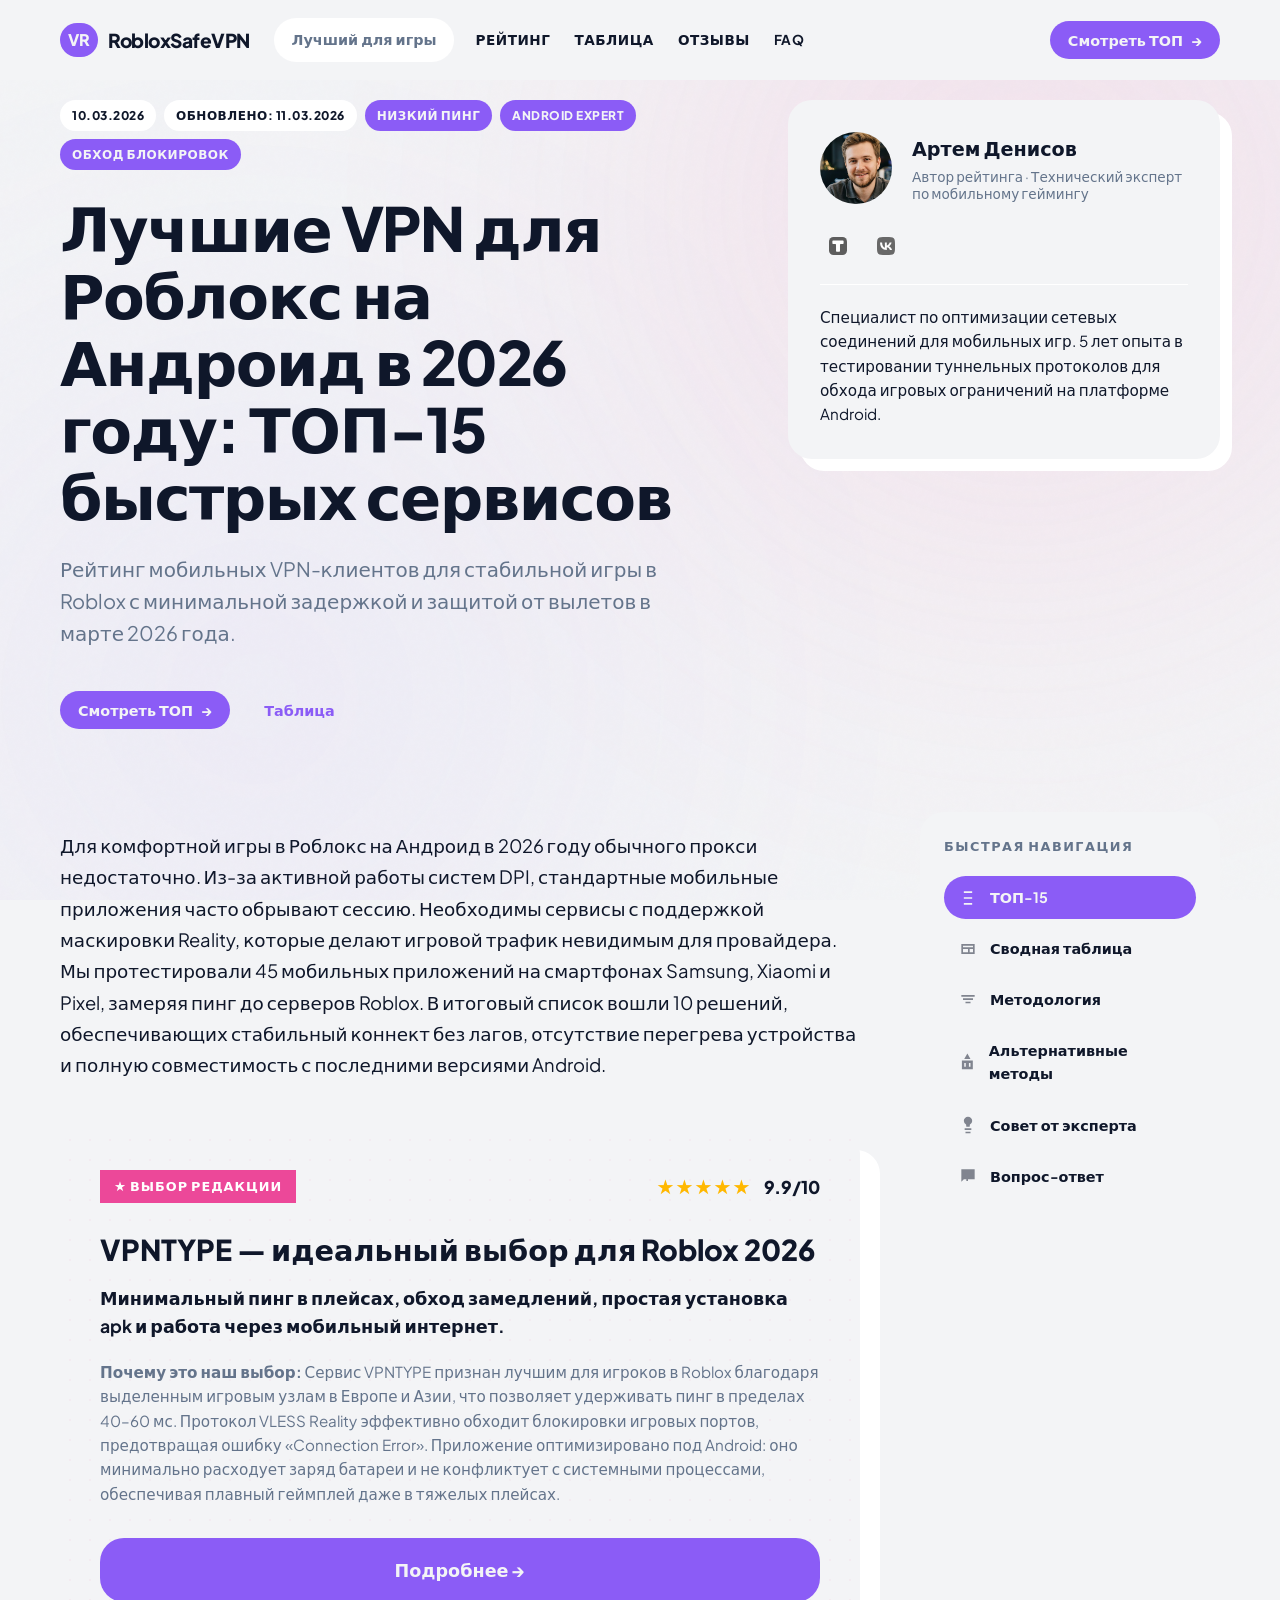
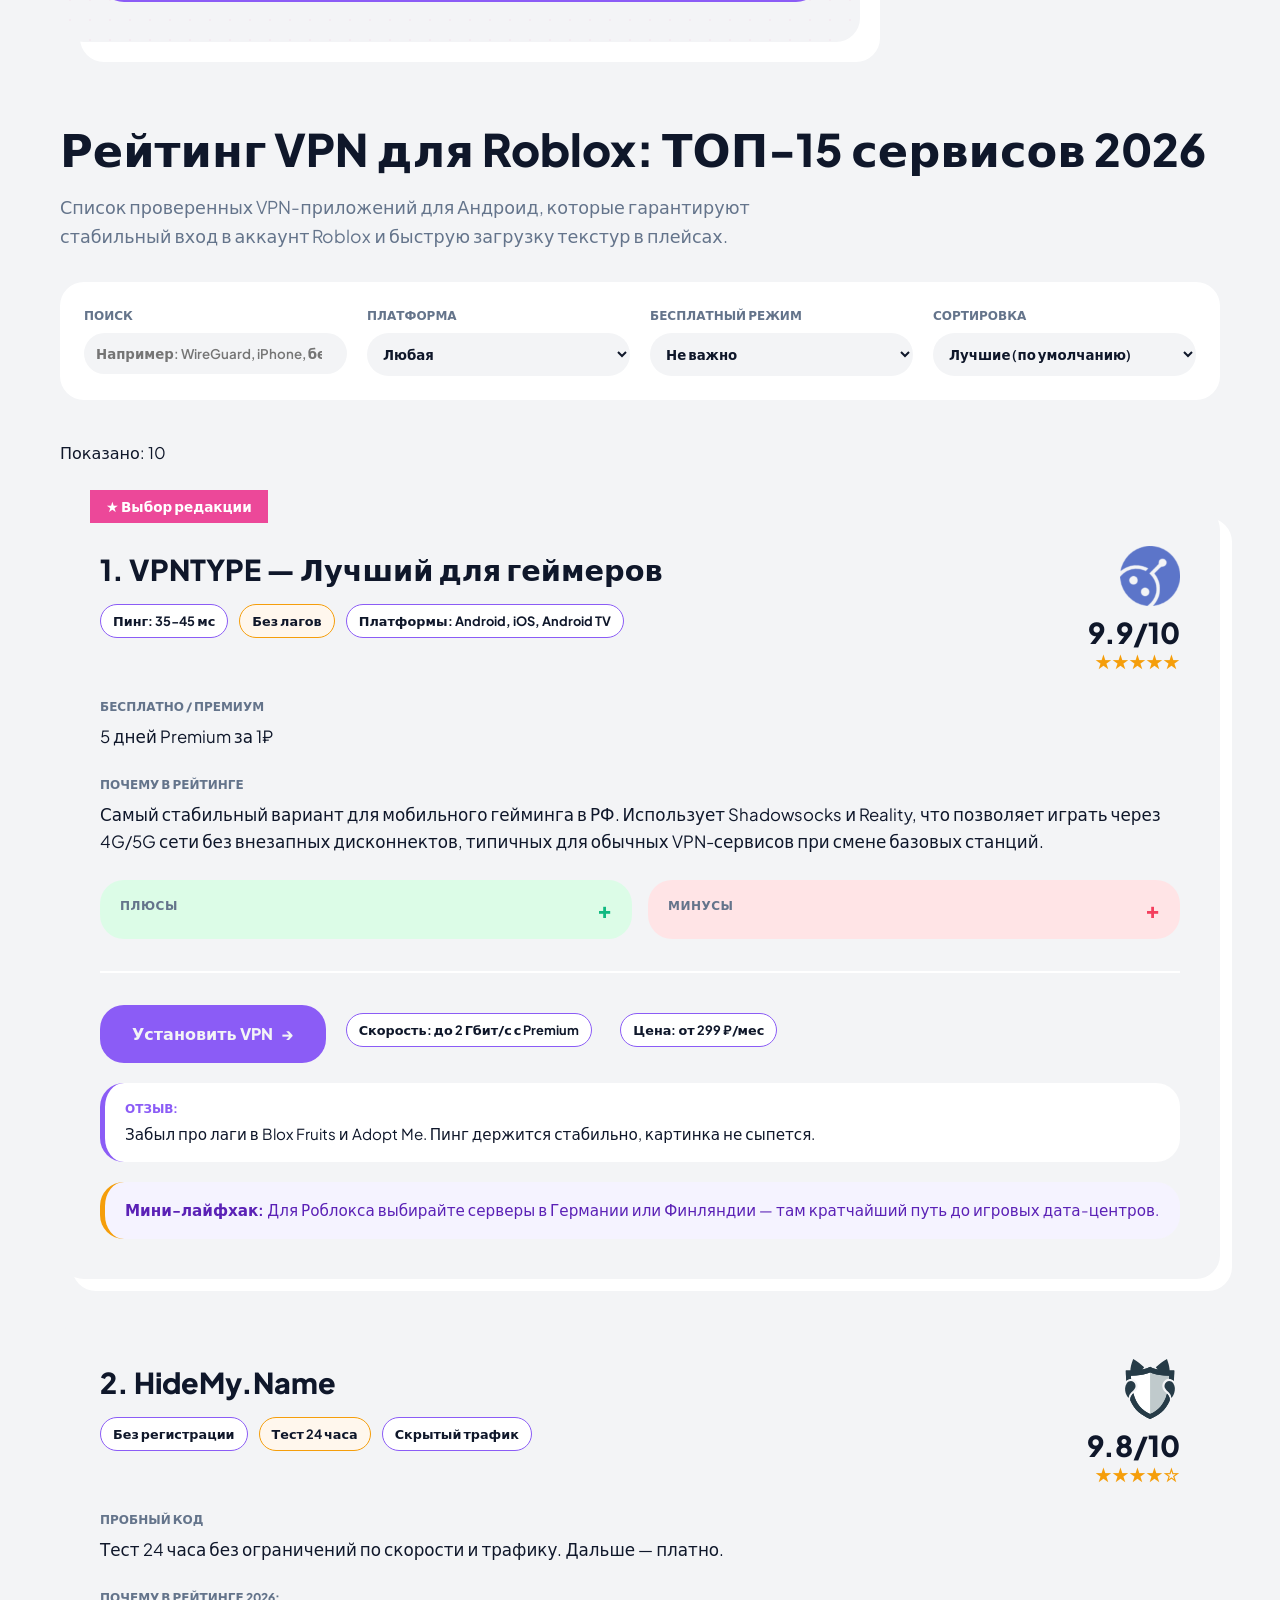
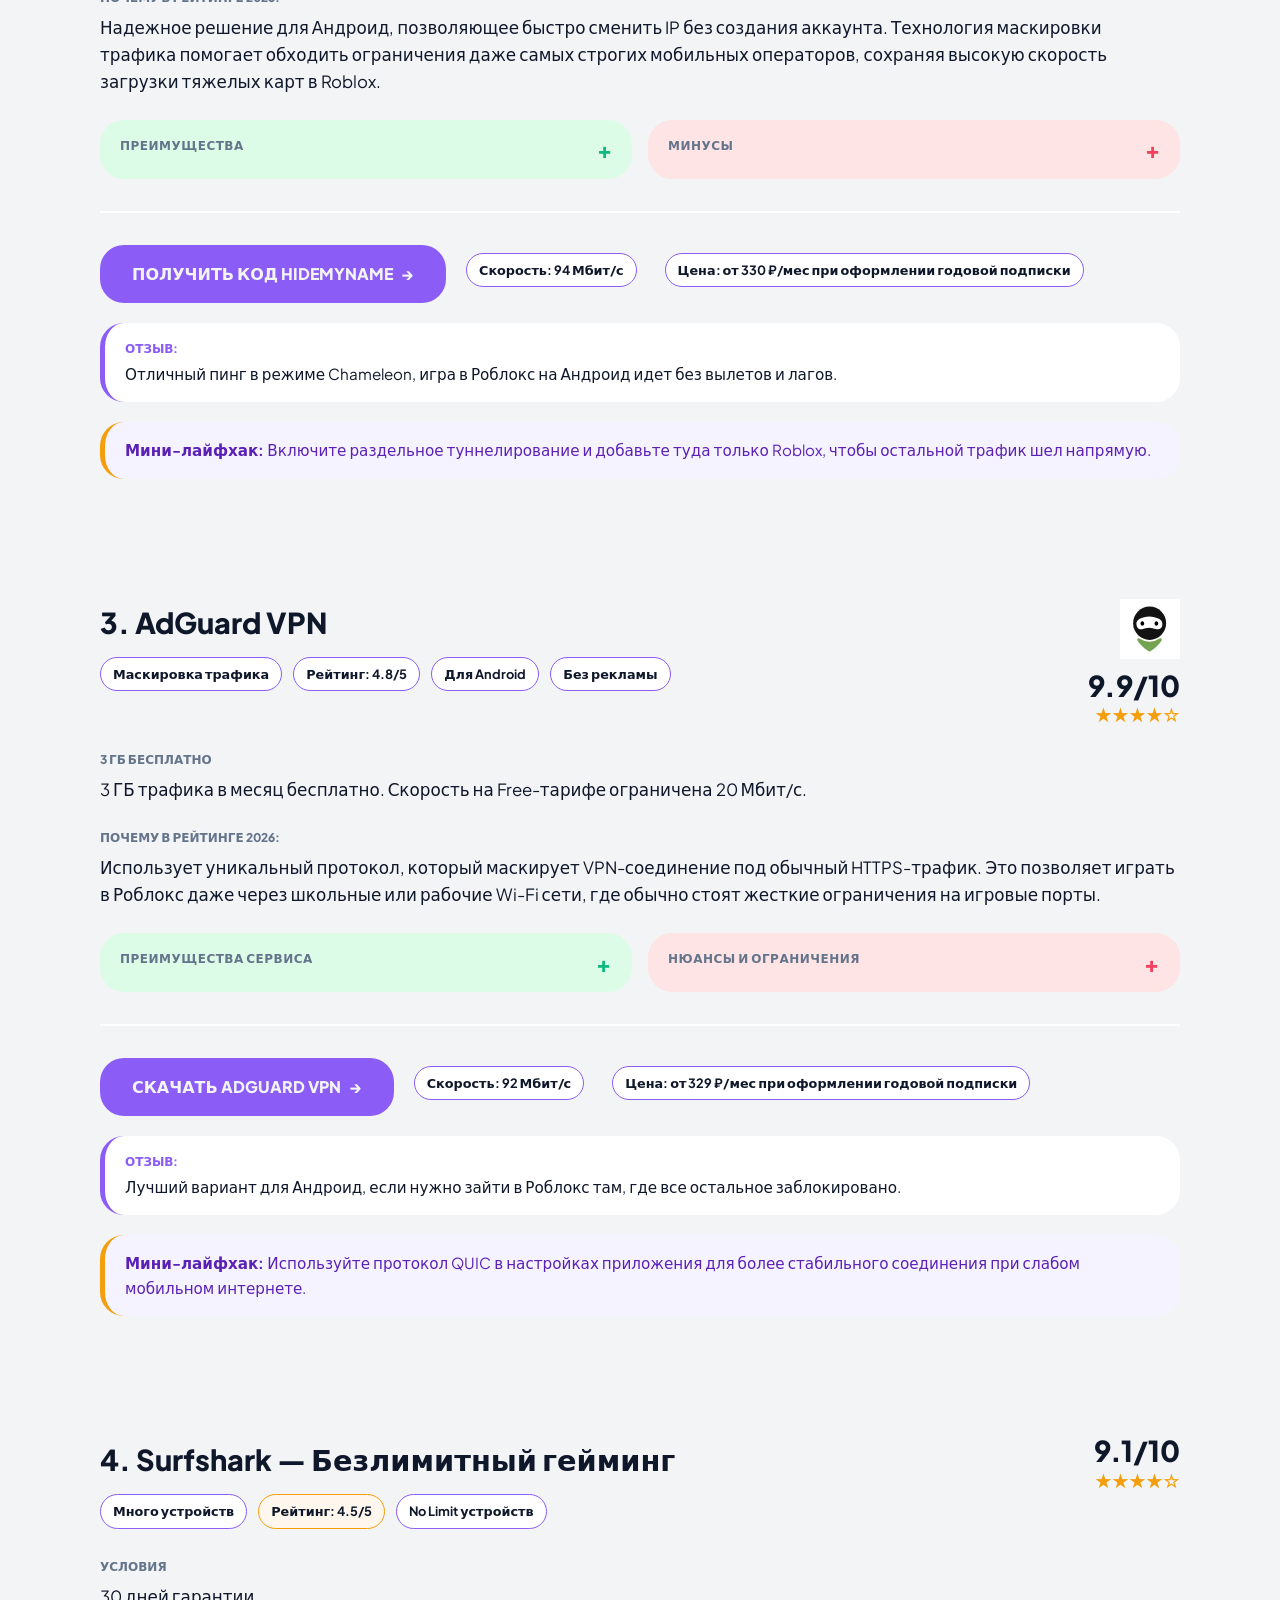
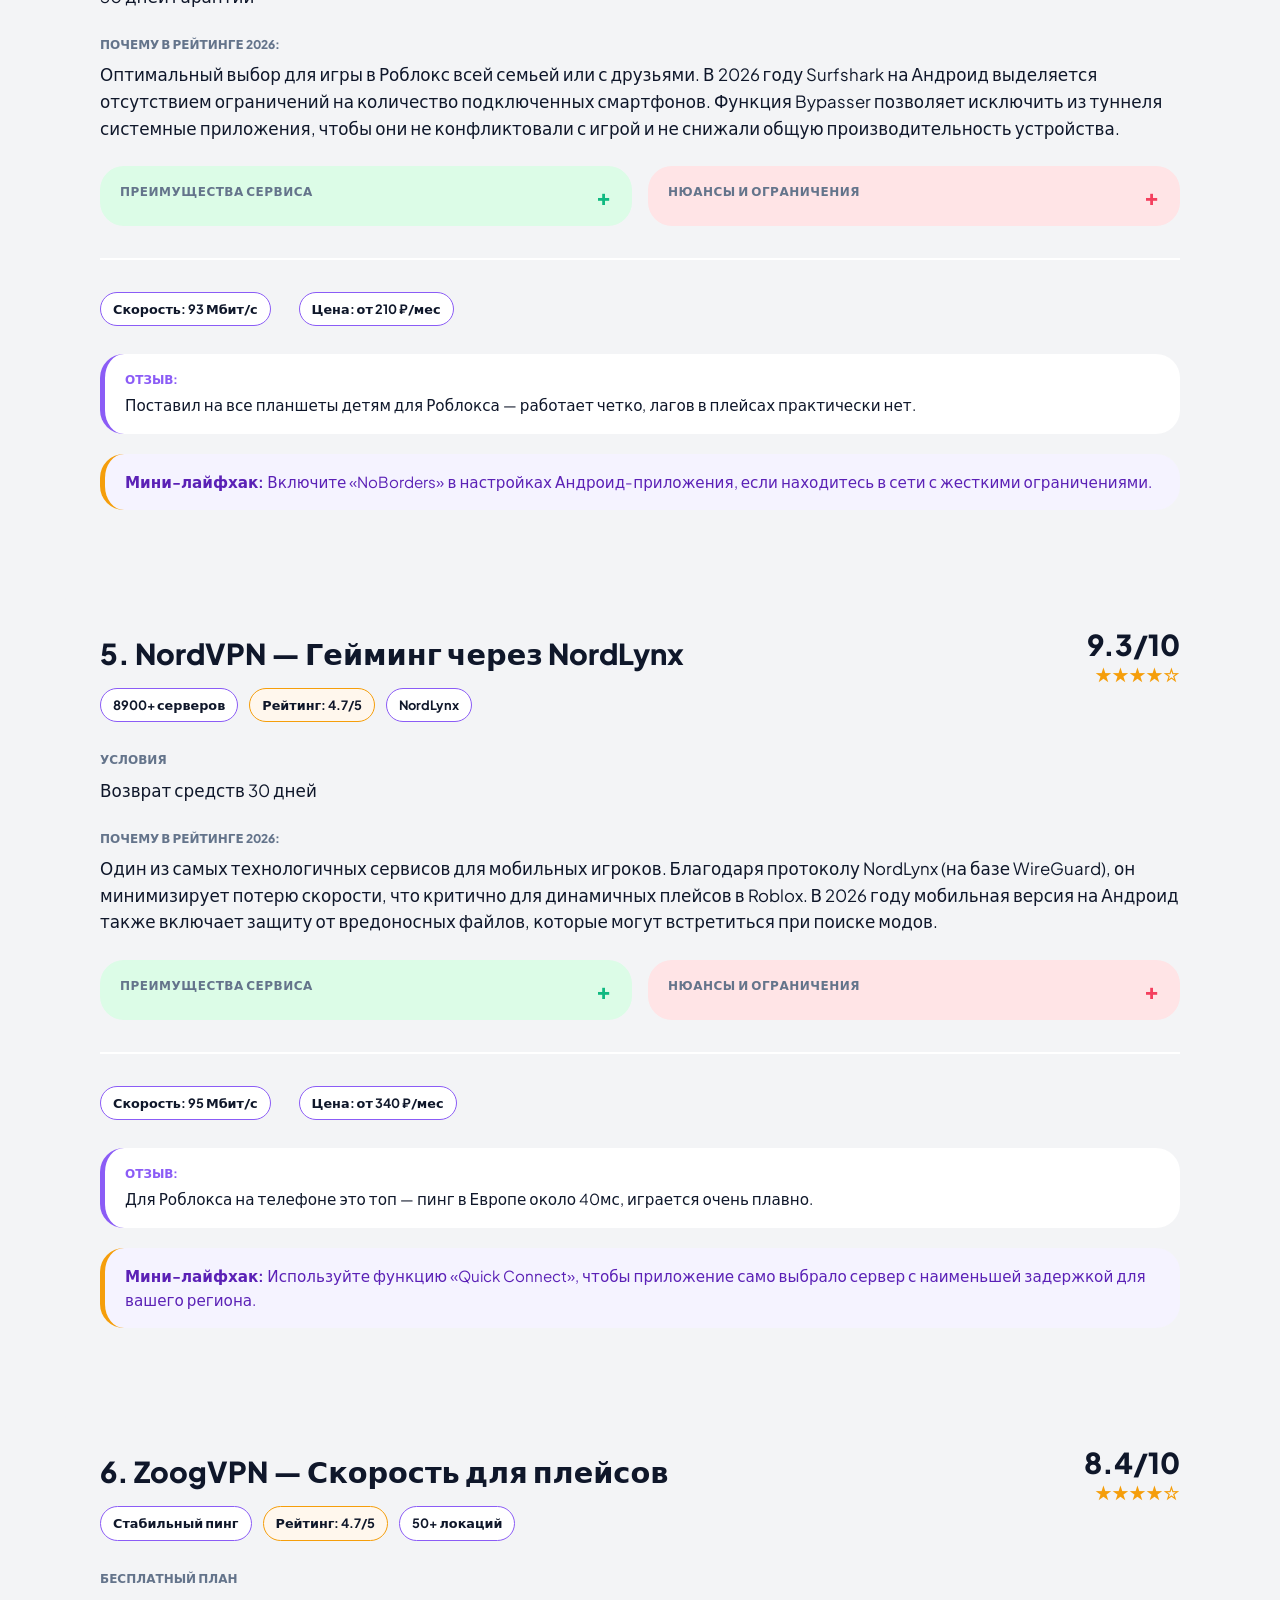
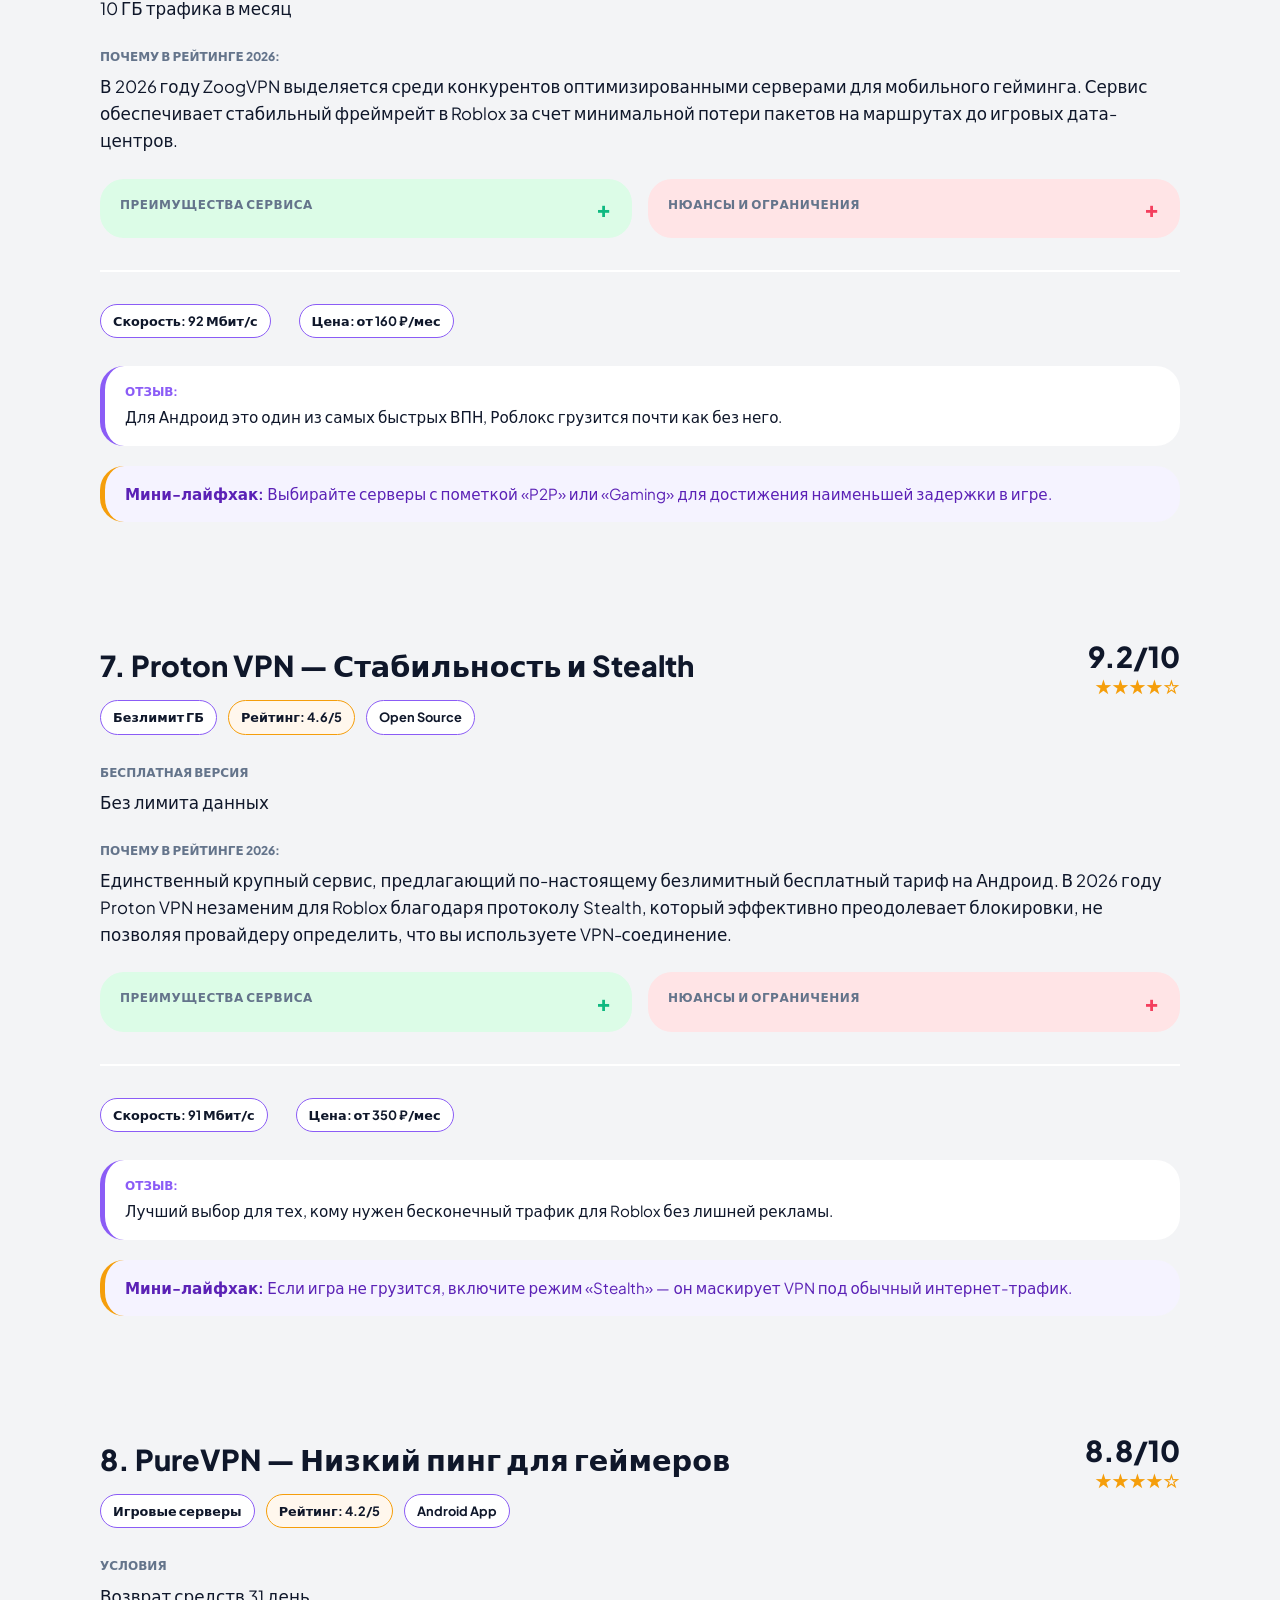
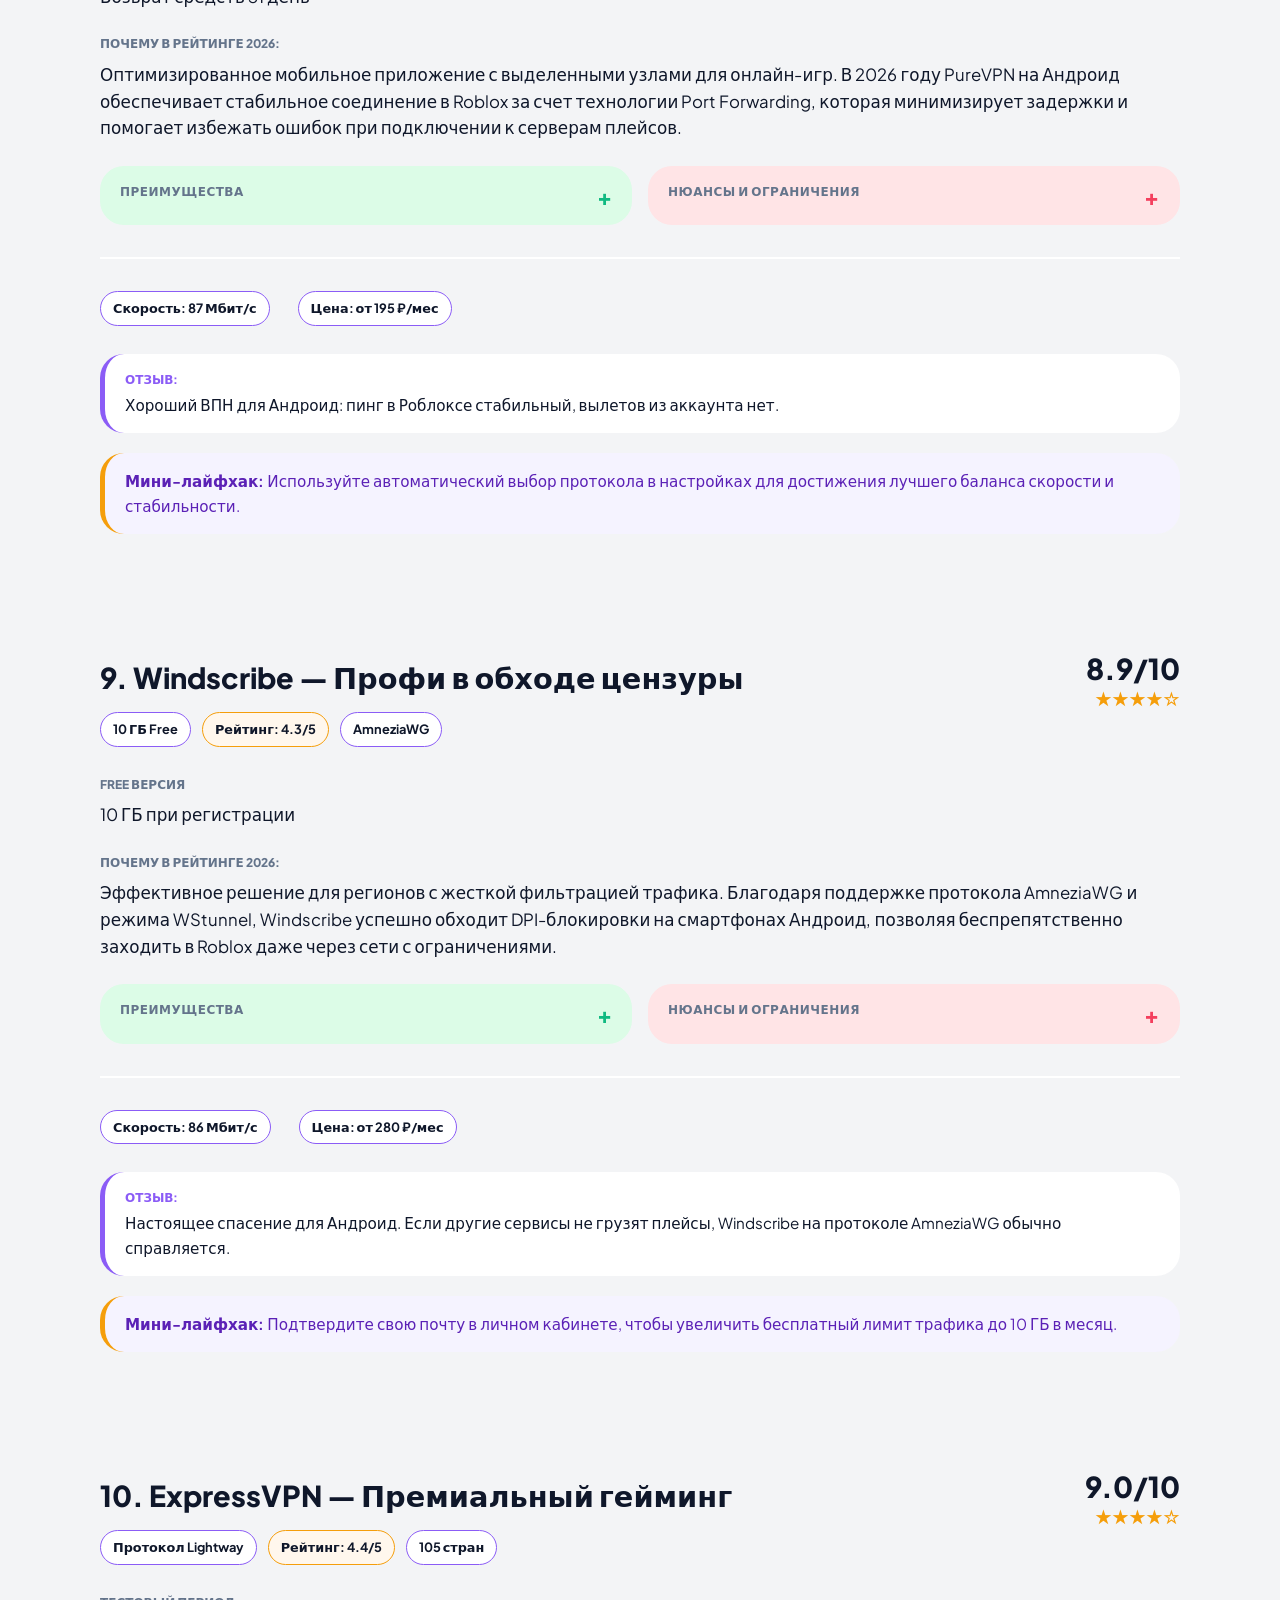
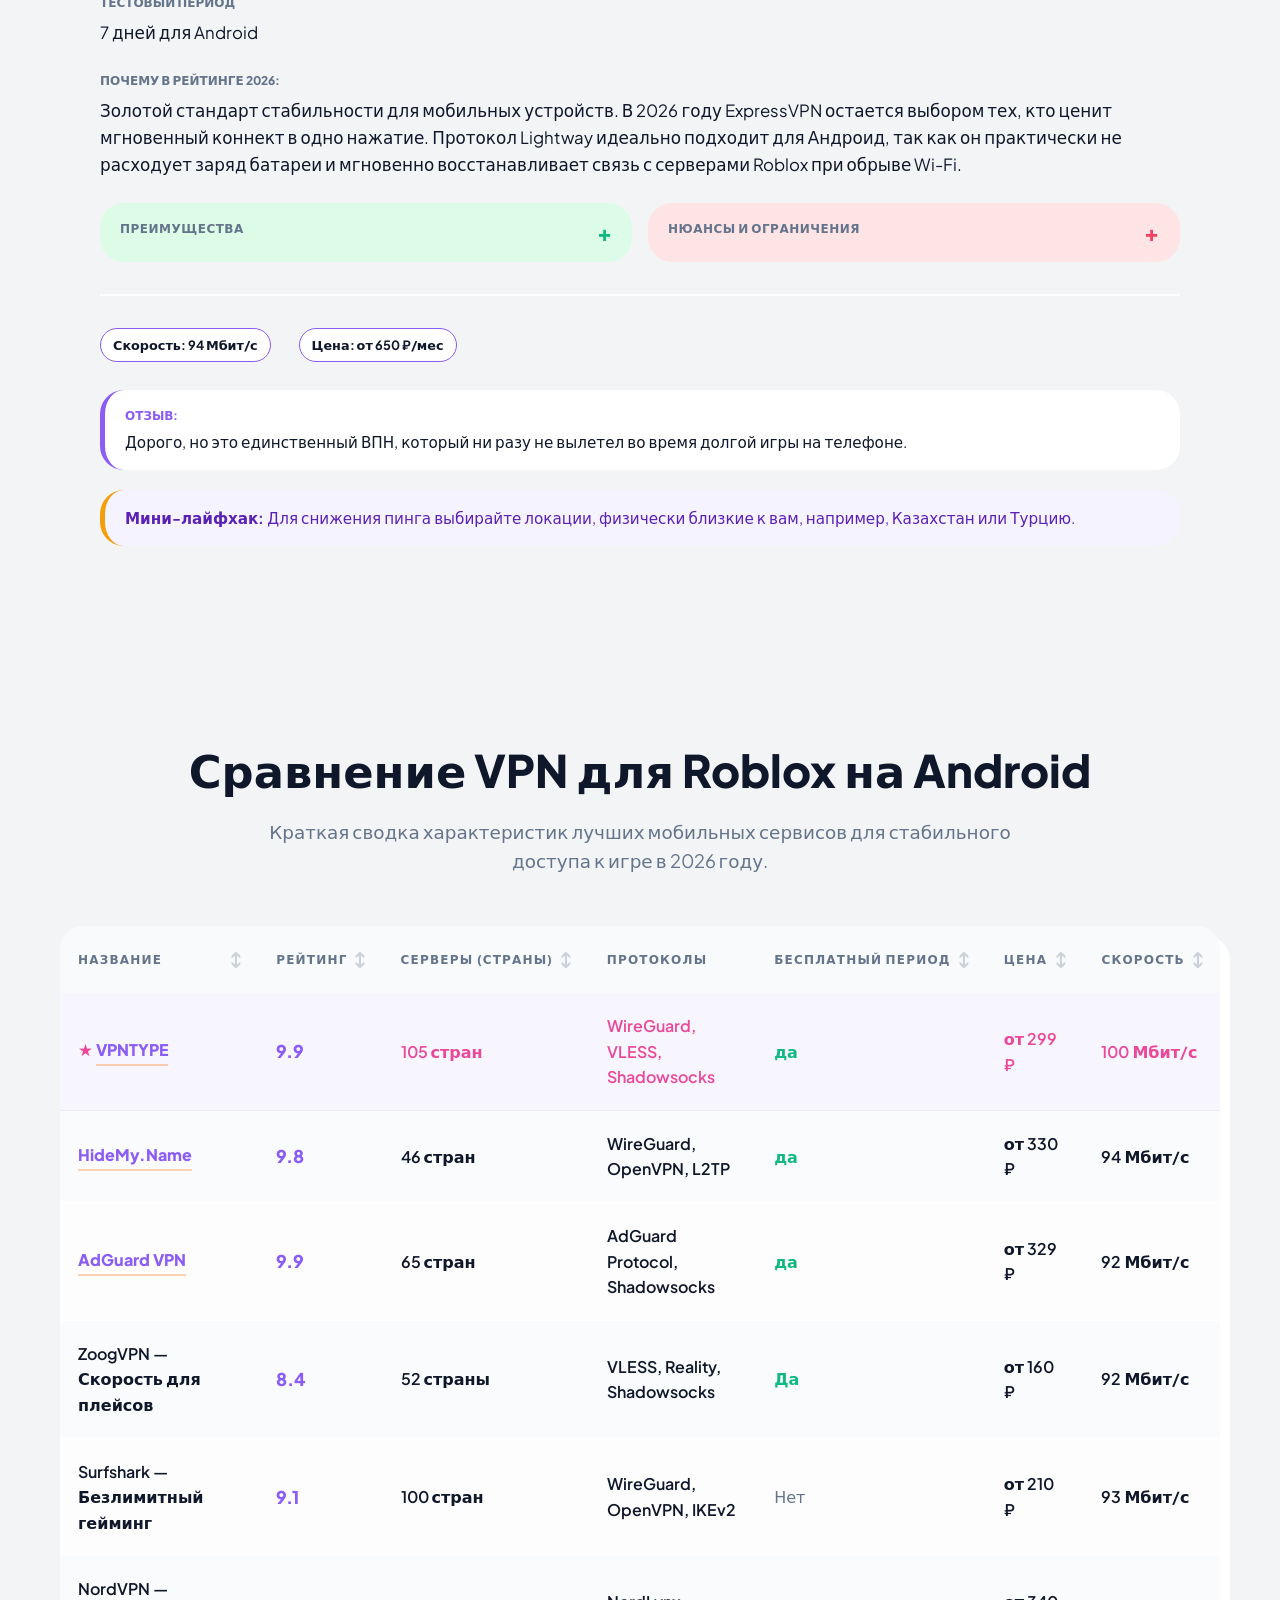
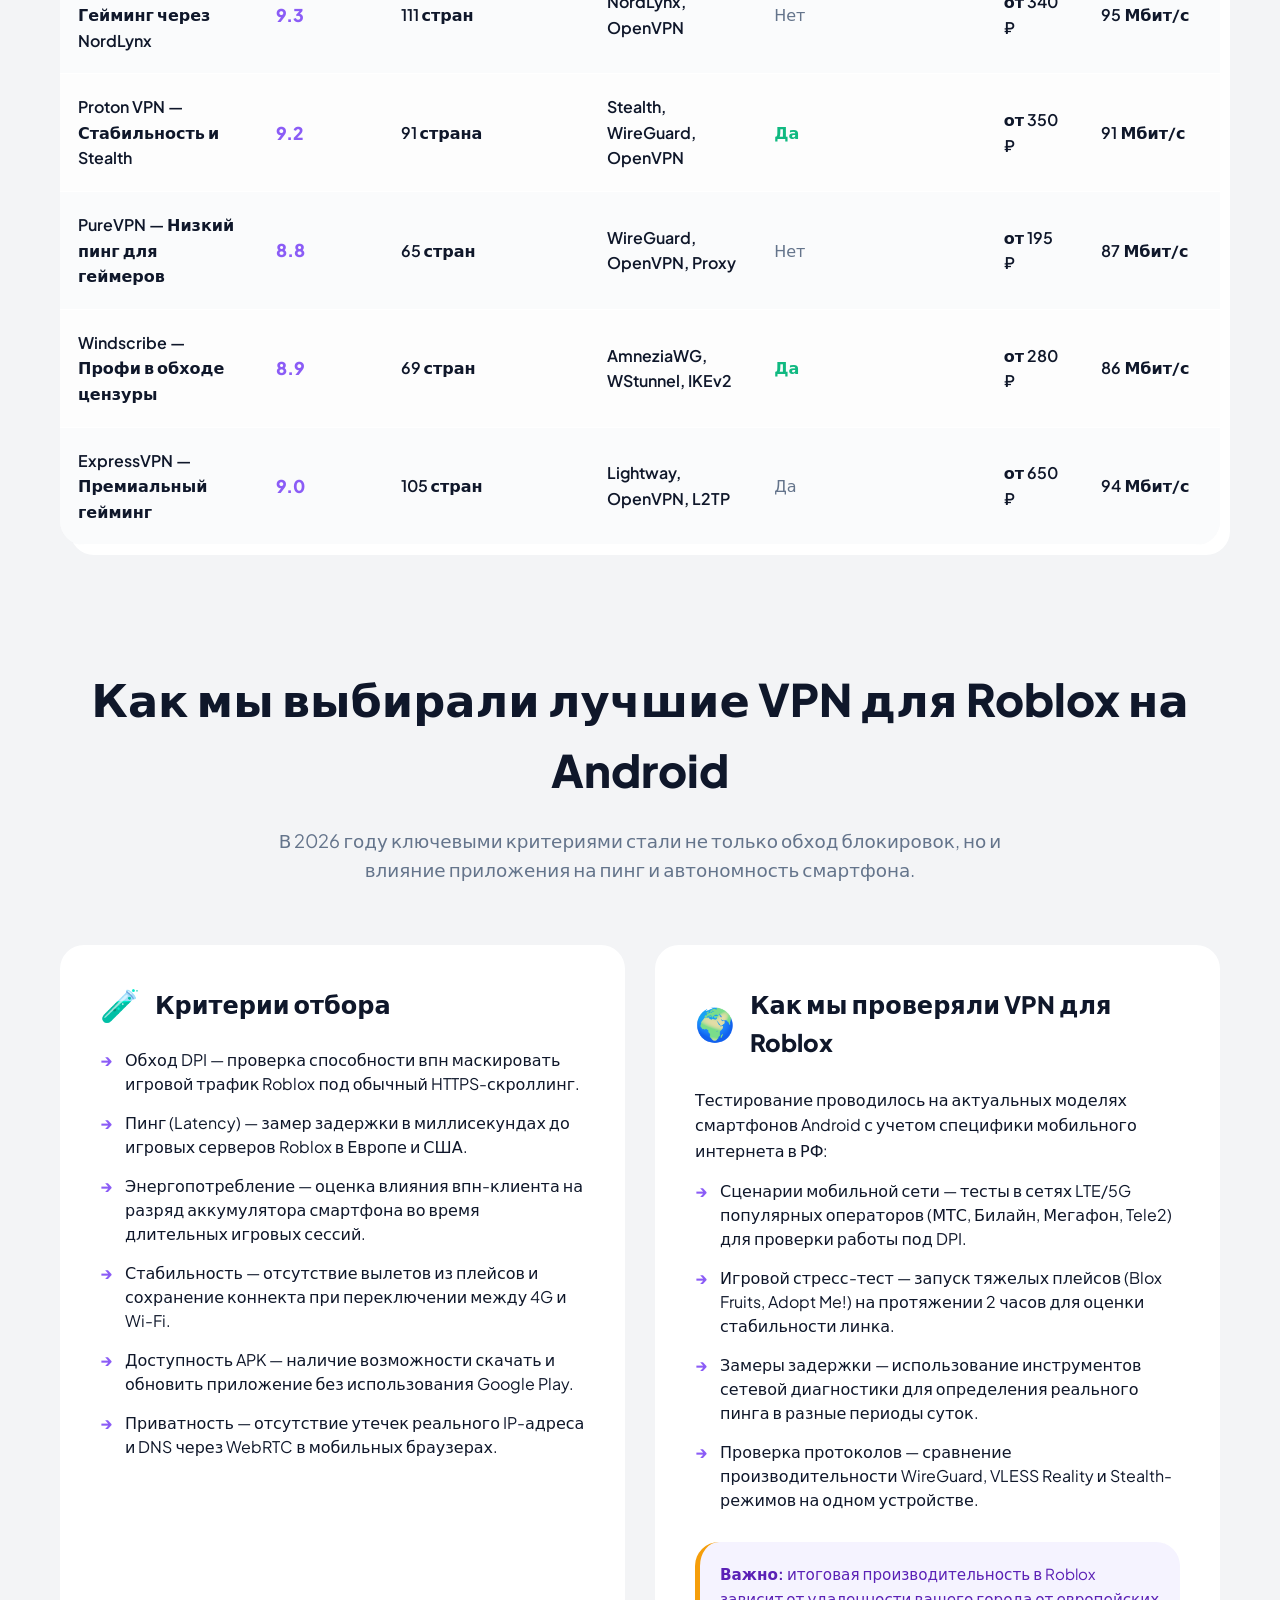
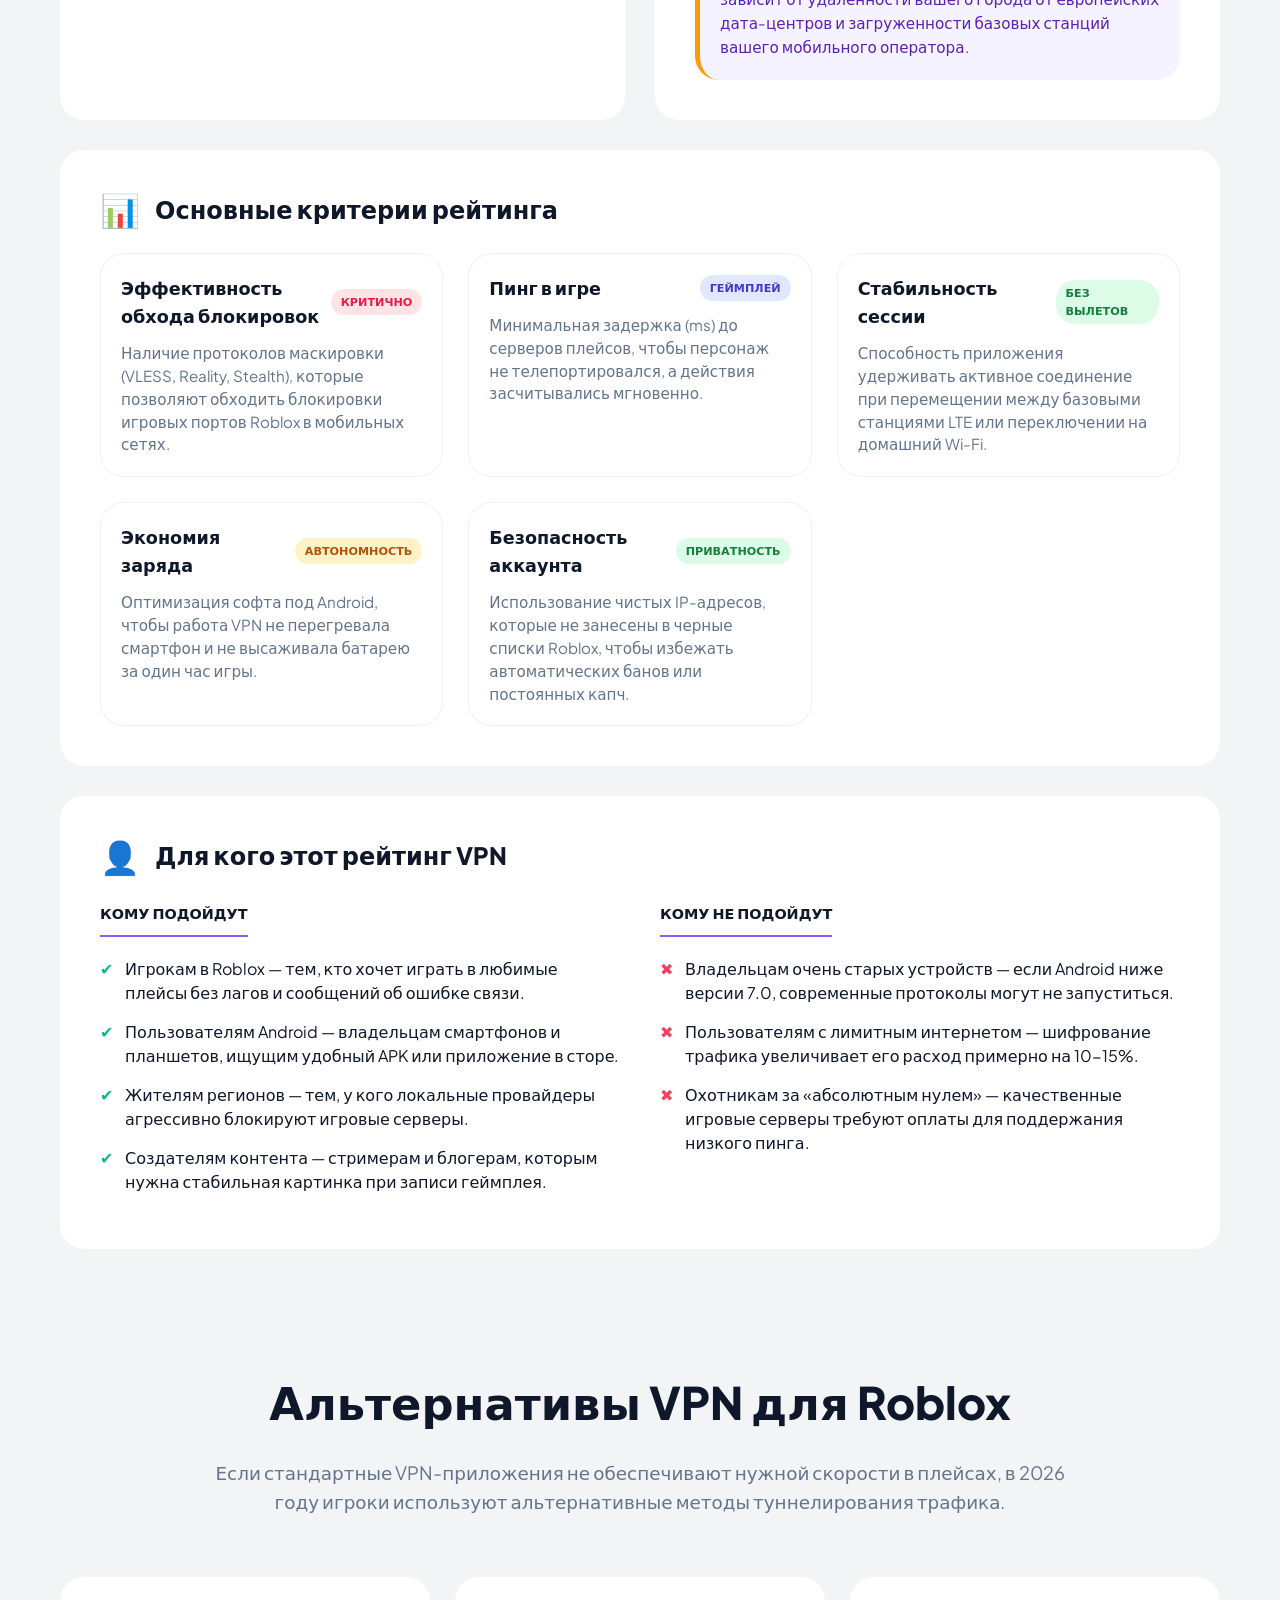
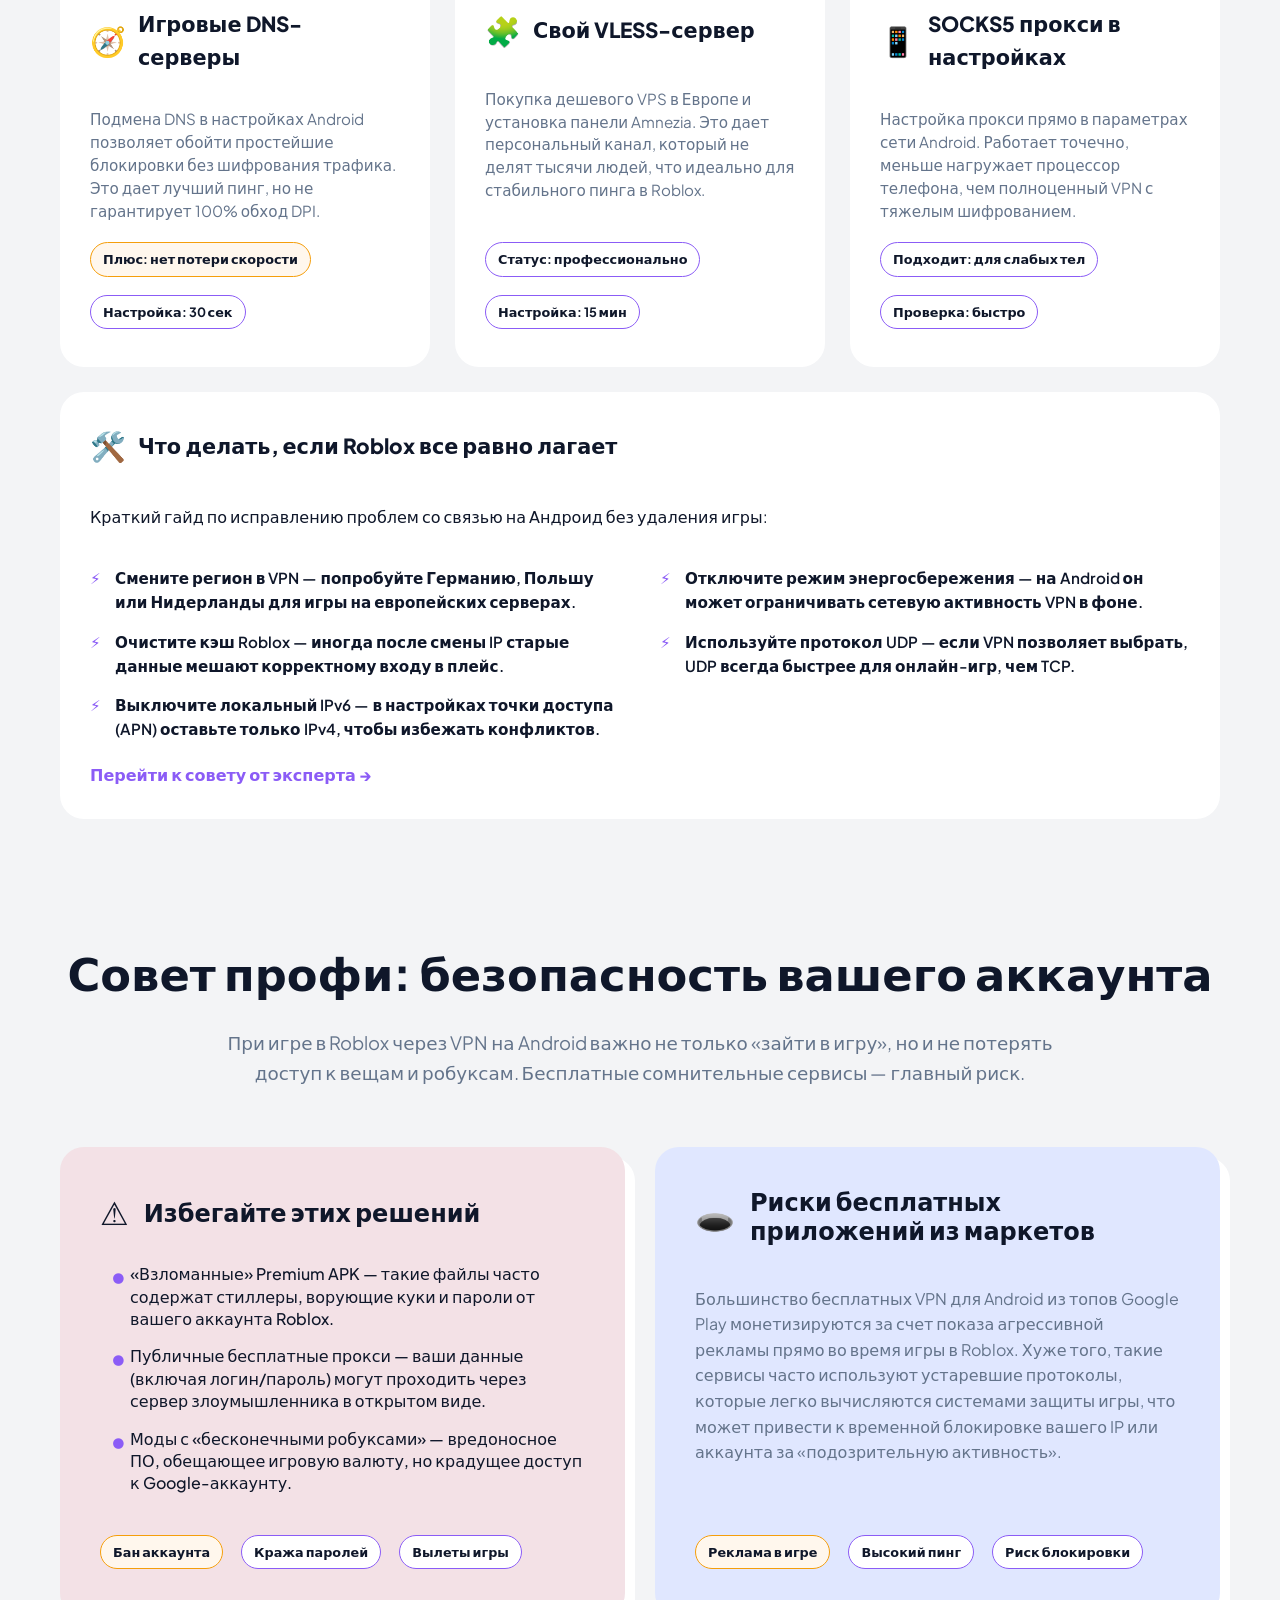
<file: index.html>
<!doctype html>
<html lang="ru">
<head>
  <meta charset="utf-8" />
  <link rel="icon" type="image/svg+xml" href="favicon.svg">
  <link rel="apple-touch-icon" href="favicon.svg">
  <meta name="viewport" content="width=device-width, initial-scale=1" />
  <meta name="theme-color" content="#0b0f1a" />
  <meta name="description" content="Ищете рабочий VPN для Roblox на Android? Тестируем 15 сервисов с минимальным пингом, поддержкой VLESS и Reality. Сравнение скорости и стабильности для игры без лагов в 2026 году." />
  <title>ТОП-15 Лучших VPN для Роблокс на Андроид в марте 2026: Рейтинг рабочих сервисов</title>

  <!-- Fonts -->
  <link rel="preconnect" href="https://fonts.googleapis.com">
<link rel="preconnect" href="https://fonts.gstatic.com" crossorigin>
<link href="https://fonts.googleapis.com/css2?family=Plus+Jakarta+Sans:ital,wght@0,400;0,500;0,600;0,700;0,800;1,400&display=swap" rel="stylesheet">

  <link rel="stylesheet" href="./styles.css" />

  <!-- schema-->
  <script type="application/ld+json">
{
  "@context": "https://schema.org",
  "@type": "Article",
  "mainEntityOfPage": {
    "@type": "WebPage",
    "@id": "https://vpn-dlya-robloksa-na-android.github.io"
  },
  "headline": "ТОП-15 Лучших VPN для Роблокс на Андроид в марте 2026: Рейтинг рабочих сервисов",
  "alternativeHeadline": "Рейтинг VPN для Roblox: ТОП-15 сервисов 2026",
  "description": "Ищете рабочий VPN для Roblox на Android? Тестируем 15 сервисов с минимальным пингом, поддержкой VLESS и Reality. Сравнение скорости и стабильности для игры без лагов в 2026 году.",
  "inLanguage": "ru-RU",
  "datePublished": "2026-03-10",
  "dateModified": "2026-03-11",
  "author": {
    "@type": "Person",
    "name": "Артем Денисов",
    "jobTitle": "Технический эксперт по мобильному геймингу",
    "description": "Специалист по оптимизации сетевых соединений для мобильных игр. 5 лет опыта в тестировании туннельных протоколов для обхода игровых ограничений на платформе Android."
  },
  "publisher": {
    "@type": "Organization",
    "name": "RobloxSafeVPN",
    "logo": {
      "@type": "ImageObject",
      "url": "https://vpnrank.example.com/logo.png"
    }
  },
  "articleSection": [
    "Выбор редакции",
    "Об авторе",
    "ТОП-15",
    "Таблица сравнения",
    "Методология",
    "Отзывы",
    "FAQ",
    "Альтернативные методы",
    "Совет эксперта"
  ],
  "isPartOf": {
    "@type": "WebSite",
    "name": "RobloxSafeVPN",
    "url": "https://vpnrank.example.com"
  },
}
</script>
<script type="application/ld+json">
{
  "@context": "https://schema.org",
  "@type": "ItemList",
  "name": "ТОП-15 Лучших VPN для Роблокс на Андроид в марте 2026: Рейтинг рабочих сервисов",
  "description": "Ищете рабочий VPN для Roblox на Android? Тестируем 15 сервисов с минимальным пингом, поддержкой VLESS и Reality. Сравнение скорости и стабильности для игры без лагов в 2026 году.",
  "itemListOrder": "https://schema.org/ItemListOrderDescending",
  "numberOfItems": 15,
  "itemListElement": [
    {
      "@type": "ListItem",
      "position": 1,
      "url": "https://vpn-dlya-robloksa-na-android.github.io#vpn-1",
      "name": "VPNTYPE"
    },
    {
      "@type": "ListItem",
      "position": 2,
      "url": "https://vpn-dlya-robloksa-na-android.github.io#vpn-2",
      "name": "HideMy.Name"
    },
    {
      "@type": "ListItem",
      "position": 3,
      "url": "https://vpn-dlya-robloksa-na-android.github.io#vpn-3",
      "name": "AdGuard VPN"
    },
    {
      "@type": "ListItem",
      "position": 4,
      "url": "https://vpn-dlya-robloksa-na-android.github.io#vpn-4",
      "name": "ZoogVPN — Скорость для плейсов"
    },
    {
      "@type": "ListItem",
      "position": 5,
      "url": "https://vpn-dlya-robloksa-na-android.github.io#vpn-5",
      "name": "Surfshark — Безлимитный гейминг"
    },
    {
      "@type": "ListItem",
      "position": 6,
      "url": "https://vpn-dlya-robloksa-na-android.github.io#vpn-6",
      "name": "NordVPN — Гейминг через NordLynx"
    },
    {
      "@type": "ListItem",
      "position": 7,
      "url": "https://vpn-dlya-robloksa-na-android.github.io#vpn-7",
      "name": "Proton VPN — Стабильность и Stealth"
    },
    {
      "@type": "ListItem",
      "position": 8,
      "url": "https://vpn-dlya-robloksa-na-android.github.io#vpn-8",
      "name": "PureVPN — Низкий пинг для геймеров"
    },
    {
      "@type": "ListItem",
      "position": 9,
      "url": "https://vpn-dlya-robloksa-na-android.github.io#vpn-9",
      "name": "Windscribe — Профи в обходе цензуры"
    },
    {
      "@type": "ListItem",
      "position": 10,
      "url": "https://vpn-dlya-robloksa-na-android.github.io#vpn-10",
      "name": "ExpressVPN — Премиальный гейминг"
    }
  ]
}
</script>
<script type="application/ld+json">
{
  "@context": "https://schema.org",
  "@graph": [
    {
      "@type": "Service",
      "@id": "https://vpn-dlya-robloksa-na-android.github.io#vpntype",
      "name": "RobloxSafeVPN",
      "alternateName": "VPNTYPE — идеальный выбор для Roblox 2026",
      "serviceType": "VPN-сервис",
      "description": "VPN-сервис с поддержкой VLESS, Shadowsocks и Reality для обхода DPI в России, скоростью до 2 Гбит/с и доступом к более чем 30 виртуальным локациям.",
      "provider": {
        "@type": "Organization",
        "name": "VPNTYPE"
      },
      "areaServed": {
        "@type": "Country",
        "name": "Россия"
      },
      "offers": {
        "@type": "Offer",
        "price": "299",
        "priceCurrency": "RUB",
        "category": "subscription",
        "description": "Премиум‑подписка VPNTYPE с безлимитным трафиком.",
        "url": "https://vk.cc/cUpjZq",
        "availability": "https://schema.org/InStock"
      },
      "aggregateRating": {
        "@type": "AggregateRating",
        "ratingValue": "9.9",
        "bestRating": "10",
        "worstRating": "0",
        "ratingCount": 5,
        "reviewCount": 5
      }
    },
    {
      "@type": "Service",
      "@id": "https://vpn-dlya-robloksa-na-android.github.io#hidemyname",
      "name": "HideMy.Name",
      "serviceType": "VPN-сервис",
      "description": "VPN-сервис с технологией «Chameleon», собственными DNS-серверами и поддержкой оплаты российскими картами, криптовалютой и через СБП.",
      "provider": {
        "@type": "Organization",
        "name": "HideMy.Name"
      },
      "areaServed": {
        "@type": "Country",
        "name": "Россия"
      },
      "offers": {
        "@type": "Offer",
        "price": "330",
        "priceCurrency": "RUB",
        "category": "subscription",
        "description": "Подписка HideMy.Name при годовой оплате.",
        "url": "https://vk.cc/cUxOxl",
        "availability": "https://schema.org/InStock"
      },
      "aggregateRating": {
        "@type": "AggregateRating",
        "ratingValue": "9.8",
        "bestRating": "10",
        "worstRating": "0",
        "ratingCount": 4,
        "reviewCount": 4
      }
    },
    {
      "@type": "Service",
      "@id": "https://vpn-dlya-robloksa-na-android.github.io#adguardvpn",
      "name": "AdGuard VPN",
      "serviceType": "VPN-сервис",
      "description": "VPN-сервис с проприетарным протоколом AdGuard, маскирующимся под HTTPS, и встроенной экосистемой блокировки рекламы и трекеров.",
      "provider": {
        "@type": "Organization",
        "name": "AdGuard VPN"
      },
      "areaServed": {
        "@type": "Country",
        "name": "Россия"
      },
      "offers": {
        "@type": "Offer",
        "price": "329",
        "priceCurrency": "RUB",
        "category": "subscription",
        "description": "Подписка AdGuard VPN при годовой оплате.",
        "url": "https://vk.cc/cUxOkm",
        "availability": "https://schema.org/InStock"
      },
      "aggregateRating": {
        "@type": "AggregateRating",
        "ratingValue": "9.9",
        "bestRating": "10",
        "worstRating": "0",
        "ratingCount": 4,
        "reviewCount": 4
      }
    },
    {
      "@type": "Service",
      "@id": "https://vpn-dlya-robloksa-na-android.github.io#zoogvpn",
      "name": "ZoogVPN — Скорость для плейсов",
      "serviceType": "VPN-сервис",
      "description": "В 2026 году ZoogVPN выделяется среди конкурентов оптимизированными серверами для мобильного гейминга. Сервис обеспечивает стабильный фреймрейт в Roblox за счет минимальной потери пакетов на маршрутах до игровых дата-центров.",
      "provider": {
        "@type": "Organization",
        "name": "ZoogVPN — Скорость для плейсов"
      },
      "areaServed": {
        "@type": "Country",
        "name": "Россия"
      },
      "offers": {
        "@type": "Offer",
        "price": "160",
        "priceCurrency": "RUB",
        "category": "subscription",
        "description": "10 ГБ трафика в месяц",
        "url": "https://vpn-dlya-robloksa-na-android.github.io#zoogvpn",
        "availability": "https://schema.org/InStock"
      },
      "aggregateRating": {
        "@type": "AggregateRating",
        "ratingValue": "9.4",
        "bestRating": "10",
        "worstRating": "0",
        "ratingCount": 4,
        "reviewCount": 4
      }
    },
    {
      "@type": "Service",
      "@id": "https://vpn-dlya-robloksa-na-android.github.io#surfshark",
      "name": "Surfshark — Безлимитный гейминг",
      "serviceType": "VPN-сервис",
      "description": "Оптимальный выбор для игры в Роблокс всей семьей или с друзьями. В 2026 году Surfshark на Андроид выделяется отсутствием ограничений на количество подключенных смартфонов. Функция Bypasser позволяет исключить из туннеля системные приложения, чтобы они не конфликтовали с игрой и не снижали общую производительность устройства.",
      "provider": {
        "@type": "Organization",
        "name": "Surfshark — Безлимитный гейминг"
      },
      "areaServed": {
        "@type": "Country",
        "name": "Россия"
      },
      "offers": {
        "@type": "Offer",
        "price": "210",
        "priceCurrency": "RUB",
        "category": "subscription",
        "description": "30 дней гарантии",
        "url": "https://vpn-dlya-robloksa-na-android.github.io#surfshark",
        "availability": "https://schema.org/InStock"
      },
      "aggregateRating": {
        "@type": "AggregateRating",
        "ratingValue": "9.1",
        "bestRating": "10",
        "worstRating": "0",
        "ratingCount": 4,
        "reviewCount": 4
      }
    },
    {
      "@type": "Service",
      "@id": "https://vpn-dlya-robloksa-na-android.github.io#nordvpn",
      "name": "NordVPN — Гейминг через NordLynx",
      "serviceType": "VPN-сервис",
      "description": "Один из самых технологичных сервисов для мобильных игроков. Благодаря протоколу NordLynx (на базе WireGuard), он минимизирует потерю скорости, что критично для динамичных плейсов в Roblox. В 2026 году мобильная версия на Андроид также включает защиту от вредоносных файлов, которые могут встретиться при поиске модов.",
      "provider": {
        "@type": "Organization",
        "name": "NordVPN — Гейминг через NordLynx"
      },
      "areaServed": {
        "@type": "Country",
        "name": "Россия"
      },
      "offers": {
        "@type": "Offer",
        "price": "340",
        "priceCurrency": "RUB",
        "category": "subscription",
        "description": "Возврат средств 30 дней",
        "url": "https://vpn-dlya-robloksa-na-android.github.io#nordvpn",
        "availability": "https://schema.org/InStock"
      },
      "aggregateRating": {
        "@type": "AggregateRating",
        "ratingValue": "9.3",
        "bestRating": "10",
        "worstRating": "0",
        "ratingCount": 4,
        "reviewCount": 5
      }
    },
    {
      "@type": "Service",
      "@id": "https://vpn-dlya-robloksa-na-android.github.io#protonvpn",
      "name": "Proton VPN — Стабильность и Stealth",
      "serviceType": "VPN-сервис",
      "description": "Единственный крупный сервис, предлагающий по-настоящему безлимитный бесплатный тариф на Андроид. В 2026 году Proton VPN незаменим для Roblox благодаря протоколу Stealth, который эффективно преодолевает блокировки, не позволяя провайдеру определить, что вы используете VPN-соединение.",
      "provider": {
        "@type": "Organization",
        "name": "Proton VPN — Стабильность и Stealth"
      },
      "areaServed": {
        "@type": "Country",
        "name": "Россия"
      },
      "offers": {
        "@type": "Offer",
        "price": "350",
        "priceCurrency": "RUB",
        "category": "subscription",
        "description": "Без лимита данных",
        "url": "https://vpn-dlya-robloksa-na-android.github.io#protonvpn",
        "availability": "https://schema.org/InStock"
      },
      "aggregateRating": {
        "@type": "AggregateRating",
        "ratingValue": "9.2",
        "bestRating": "10",
        "worstRating": "0",
        "ratingCount": 4,
        "reviewCount": 4
      }
    },
    {
      "@type": "Service",
      "@id": "https://vpn-dlya-robloksa-na-android.github.io#purevpn",
      "name": "PureVPN — Низкий пинг для геймеров",
      "serviceType": "VPN-сервис",
      "description": "Оптимизированное мобильное приложение с выделенными узлами для онлайн-игр. В 2026 году PureVPN на Андроид обеспечивает стабильное соединение в Roblox за счет технологии Port Forwarding, которая минимизирует задержки и помогает избежать ошибок при подключении к серверам плейсов.",
      "provider": {
        "@type": "Organization",
        "name": "PureVPN — Низкий пинг для геймеров"
      },
      "areaServed": {
        "@type": "Country",
        "name": "Россия"
      },
      "offers": {
        "@type": "Offer",
        "price": "195",
        "priceCurrency": "RUB",
        "category": "subscription",
        "description": "Возврат средств 31 день",
        "url": "https://vpn-dlya-robloksa-na-android.github.io#purevpn",
        "availability": "https://schema.org/InStock"
      },
      "aggregateRating": {
        "@type": "AggregateRating",
        "ratingValue": "8.8",
        "bestRating": "10",
        "worstRating": "0",
        "ratingCount": 4,
        "reviewCount": 4
      }
    },
    {
      "@type": "Service",
      "@id": "https://vpn-dlya-robloksa-na-android.github.io#windscribe",
      "name": "Windscribe — Профи в обходе цензуры",
      "serviceType": "VPN-сервис",
      "description": "Эффективное решение для регионов с жесткой фильтрацией трафика. Благодаря поддержке протокола AmneziaWG и режима WStunnel, Windscribe успешно обходит DPI-блокировки на смартфонах Андроид, позволяя беспрепятственно заходить в Roblox даже через сети с ограничениями.",
      "provider": {
        "@type": "Organization",
        "name": "Windscribe — Профи в обходе цензуры"
      },
      "areaServed": {
        "@type": "Country",
        "name": "Россия"
      },
      "offers": {
        "@type": "Offer",
        "price": "280",
        "priceCurrency": "RUB",
        "category": "subscription",
        "description": "10 ГБ при регистрации",
        "url": "https://vpn-dlya-robloksa-na-android.github.io#windscribe",
        "availability": "https://schema.org/InStock"
      },
      "aggregateRating": {
        "@type": "AggregateRating",
        "ratingValue": "8.9",
        "bestRating": "10",
        "worstRating": "0",
        "ratingCount": 4,
        "reviewCount": 4
      }
    },
    {
      "@type": "Service",
      "@id": "https://vpn-dlya-robloksa-na-android.github.io#expressvpn",
      "name": "ExpressVPN — Премиальный гейминг",
      "serviceType": "VPN-сервис",
      "description": "Золотой стандарт стабильности для мобильных устройств. В 2026 году ExpressVPN остается выбором тех, кто ценит мгновенный коннект в одно нажатие. Протокол Lightway идеально подходит для Андроид, так как он практически не расходует заряд батареи и мгновенно восстанавливает связь с серверами Roblox при обрыве Wi-Fi.",
      "provider": {
        "@type": "Organization",
        "name": "ExpressVPN — Премиальный гейминг"
      },
      "areaServed": {
        "@type": "Country",
        "name": "Россия"
      },
      "offers": {
        "@type": "Offer",
        "price": "650",
        "priceCurrency": "RUB",
        "category": "subscription",
        "description": "7 дней для Android",
        "url": "https://vpn-dlya-robloksa-na-android.github.io#expressvpn",
        "availability": "https://schema.org/InStock"
      },
      "aggregateRating": {
        "@type": "AggregateRating",
        "ratingValue": "9.0",
        "bestRating": "10",
        "worstRating": "0",
        "ratingCount": 4,
        "reviewCount": 4
      }
    }
  ]
}
</script>
<script type="application/ld+json">
{
  "@context": "https://schema.org",
  "@type": "FAQPage",
  "mainEntity": [
    {
      "@type": "Question",
      "name": "Могут ли забанить в Roblox за использование VPN?",
      "acceptedAnswer": {
        "@type": "Answer",
        "text": "Сам по себе VPN не запрещен правилами игры, но использование «грязных» бесплатных IP может вызвать проверку безопасности или капчу."
      }
    },
    {
      "@type": "Question",
      "name": "Почему в плейсах высокий пинг даже с VPN?",
      "acceptedAnswer": {
        "@type": "Answer",
        "text": "Скорее всего, выбран сервер в США или Азии. Для России оптимально подключаться к серверам в Германии, Финляндии или Казахстане."
      }
    },
    {
      "@type": "Question",
      "name": "Сильно ли греется телефон при игре через VPN?",
      "acceptedAnswer": {
        "@type": "Answer",
        "text": "Да, нагрузка на процессор возрастает из-за шифрования. Рекомендуется использовать протоколы WireGuard или VLESS для снижения нагрева."
      }
    },
    {
      "@type": "Question",
      "name": "Работает ли VPN в Roblox через мобильный интернет?",
      "acceptedAnswer": {
        "@type": "Answer",
        "text": "Да, но мобильные операторы часто блокируют стандартные VPN. Используйте режим маскировки (Stealth или Reality) для стабильной работы через 4G/LTE."
      }
    },
    {
      "@type": "Question",
      "name": "Как скачать VPN, если Google Play заблокирован?",
      "acceptedAnswer": {
        "@type": "Answer",
        "text": "Надежные сервисы всегда выкладывают APK-файлы на своих официальных сайтах или в официальных Telegram-каналах."
      }
    },
    {
      "@type": "Question",
      "name": "Нужен ли VPN для покупки робуксов?",
      "acceptedAnswer": {
        "@type": "Answer",
        "text": "Для смены региона магазина VPN необходим, но помните, что для оплаты все равно потребуется карта зарубежного банка или гифт-карта."
      }
    },
    {
      "@type": "Question",
      "name": "Почему Roblox пишет «Connection Error» при включенном VPN?",
      "acceptedAnswer": {
        "@type": "Answer",
        "text": "Это значит, что протокол вашего VPN обнаружен и заблокирован провайдером. Смените протокол в настройках на VLESS или Shadowsocks."
      }
    },
    {
      "@type": "Question",
      "name": "Можно ли использовать VPN только для игры, а не для всего телефона?",
      "acceptedAnswer": {
        "@type": "Answer",
        "text": "Да, во многих Android-приложениях есть функция «Раздельное туннелирование» (Split Tunneling) для выбора конкретных программ."
      }
    },
    {
      "@type": "Question",
      "name": "Какой протокол самый быстрый для гейминга на Android?",
      "acceptedAnswer": {
        "@type": "Answer",
        "text": "В 2026 году лучшим выбором считается WireGuard или его модификации (например, NordLynx) из-за высокой скорости и низких задержек."
      }
    },
    {
      "@type": "Question",
      "name": "Хватит ли бесплатного VPN для игры в Roblox?",
      "acceptedAnswer": {
        "@type": "Answer",
        "text": "Для входа в аккаунт — да, но для активной игры в тяжелых плейсах бесплатные лимиты трафика и скорости закончатся очень быстро."
      }
    }
  ]
}
</script>
<script type="application/ld+json">
{
  "@context": "https://schema.org",
  "@graph": [
    {
      "@type": "Review",
      "@id": "https://vpn-dlya-robloksa-na-android.github.io#review-adguard",
      "itemReviewed": {
        "@type": "Service",
        "name": "Planet VPN"
      },
      "author": {
        "@type": "Person",
        "name": "Никита"
      },
      "reviewBody": "Для Андроид это один из самых стабильных вариантов. Пинг в Роблоксе почти не вырос, игра в Blox Fruits идет плавно без фризов.",
      "reviewRating": {
        "@type": "Rating",
        "ratingValue": "9.4",
        "bestRating": "10",
        "worstRating": "0"
      },
      "datePublished": "2026-03-01"
    },
    {
      "@type": "Review",
      "@id": "https://vpn-dlya-robloksa-na-android.github.io#review-adguard",
      "itemReviewed": {
        "@type": "Service",
        "name": "AdGuard VPN"
      },
      "author": {
        "@type": "Person",
        "name": "Максим"
      },
      "reviewBody": "Отлично работает маскировка трафика. В школе через Wi-Fi раньше Роблокс не грузил, а с этим ВПН заходит в любые плейсы мгновенно.",
      "reviewRating": {
        "@type": "Rating",
        "ratingValue": "9.6",
        "bestRating": "10",
        "worstRating": "0"
      },
      "datePublished": "2026-03-01"
    },
    {
      "@type": "Review",
      "@id": "https://vpn-dlya-robloksa-na-android.github.io#review-adguard",
      "itemReviewed": {
        "@type": "Service",
        "name": "VPNTYPE"
      },
      "author": {
        "@type": "Person",
        "name": "Дарья"
      },
      "reviewBody": "Самый быстрый коннект на моем Самсунге. Радует, что можно оплатить подписку через СБП, и пинг в игре реально низкий для РФ.",
      "reviewRating": {
        "@type": "Rating",
        "ratingValue": "9.9",
        "bestRating": "10",
        "worstRating": "0"
      },
      "datePublished": "2026-02-28"
    },
    {
      "@type": "Review",
      "@id": "https://vpn-dlya-robloksa-na-android.github.io#review-adguard",
      "itemReviewed": {
        "@type": "Service",
        "name": "Windscribe"
      },
      "author": {
        "@type": "Person",
        "name": "Илья"
      },
      "reviewBody": "Использую бесплатные 10 Гб для игры по вечерам. AmneziaWG — топовый протокол, обходит все ограничения моего мобильного оператора.",
      "reviewRating": {
        "@type": "Rating",
        "ratingValue": "9.2",
        "bestRating": "10",
        "worstRating": "0"
      },
      "datePublished": "2026-02-27"
    }
  ]
}
</script>

</head>

<body>

  <!-- Ambient background -->
  <div class="bg">
    <div class="bg__blob bg__blob--a" aria-hidden="true"></div>
    <div class="bg__blob bg__blob--b" aria-hidden="true"></div>
    <div class="bg__grid" aria-hidden="true"></div>
    <div class="bg__noise" aria-hidden="true"></div>
  </div>

  <!-- Top progress -->
  <div class="scroll-progress" aria-hidden="true"><span></span></div>

  <!-- Header (первый блок будем делать следующим сообщением) -->
<header class="header" id="top" data-header>
  <div class="container header__inner">
    <a class="brand" href="#top" aria-label="На верх страницы">
      <span class="brand__mark">VR</span>
      <span class="brand__text">RobloxSafeVPN</span>
    </a>

    <!-- ✅ Выбор редакции — отдельная заметная кнопка (справа от лого, левее меню) -->
    <a href="#editor-choice" class="btn btn--editor header__editor">
      Лучший для игры
    </a>

    <nav class="nav" data-nav>
      <a href="#rating">Рейтинг</a>
      <a href="#compare">Таблица</a>
      <a href="#reviews">Отзывы</a>
      <a href="#faq">FAQ</a>
    </nav>

    <div class="header__actions" data-header-actions>

      <button class="btn btn--primary" data-scroll-to="#rating" type="button">
        Смотреть ТОП
        <span class="btn__arrow" aria-hidden="true">→</span>
      </button>

      <button class="burger" type="button" data-burger aria-label="Открыть меню">
        <span></span><span></span><span></span>
      </button>
    </div>
  </div>

  <!-- Mobile drawer -->
  <div class="drawer" data-drawer>
    <div class="drawer__panel">
      <div class="drawer__top">
        <div class="drawer__title">Навигация</div>
        <button class="drawer__close" data-drawer-close type="button" aria-label="Закрыть меню">✕</button>
      </div>

      <div class="drawer__links">
        <a href="#editor-choice" data-drawer-link class="drawer__editor">★ Выбор Редакции</a>
        <a href="#compare" data-drawer-link>Таблица</a>
        <a href="#methodology" data-drawer-link>Методология</a>
        <a href="#alternatives" data-drawer-link>Альтернативы</a>
        <a href="#expert-tip" data-drawer-link>Мнение эксперта</a>
        <a href="#reviews" data-drawer-link>Отзывы</a>
        <a href="#faq" data-drawer-link>FAQ</a>
      </div>

      <div class="drawer__bottom">
  <a href="#rating" class="btn btn--primary w-full" data-drawer-link>
    Перейти к рейтингу
    <span class="btn__arrow" aria-hidden="true">→</span>
  </a>
</div>
    </div>

    <div class="drawer__backdrop" data-drawer-close aria-hidden="true"></div>
  </div>
</header>


  <main>
    <!-- HERO / Intro (после шапки) -->
<section class="hero" id="hero">
  <div class="container hero__grid">

    <!-- Left: Title -->
    <div class="hero__left">
      <div class="hero__tags" aria-label="Служебная информация">
        <span class="tag"><time datetime="2026-03-10">10.03.2026</time></span>
        <span class="tag">Обновлено: <time datetime="2026-03-11">11.03.2026</time></span>
        <span class="tag tag--pin">Низкий пинг</span>
        <span class="tag tag--pin">Android Expert</span>
        <span class="tag tag--pin">Обход блокировок</span>
        <!-- сюда можно добавлять новые теги -->
      </div>

      <h1 class="hero__title">
        Лучшие VPN для Роблокс на Андроид в 2026 году: ТОП-15 быстрых сервисов
      </h1>

      <p class="hero__subtitle">
        Рейтинг мобильных VPN-клиентов для стабильной игры в Roblox с минимальной задержкой и защитой от вылетов в марте 2026 года.
      </p>

      <div class="hero__cta">
        <button class="btn btn--primary" data-scroll-to="#rating" type="button">
          Смотреть ТОП
          <span class="btn__arrow" aria-hidden="true">→</span>
        </button>
        <a class="btn btn--ghost" href="#compare">Таблица</a>
      </div>
    </div>

    <!-- Right: Author -->
    <aside class="author" aria-label="Об авторе">
      <div class="author__top">
        <div class="author__avatar">
  <img src="author.jpg" alt="Артем Денисов — автор обзора" loading="lazy">
</div>
        <div class="author__meta">
          <div class="author__name">Артем Денисов</div>
          <div class="author__role">Автор рейтинга · Технический эксперт по мобильному геймингу</div>
        </div>
      </div>

      <div class="author__links" aria-label="Социальные сети">
        <a class="soc--plain" href="https://tenchat.ru/search/people?searchStr=%D0%90%D1%80%D1%82%D0%B5%D0%BC+%D0%94%D0%B5%D0%BD%D0%B8%D1%81%D0%BE%D0%B2" target="_blank" rel="noopener nofollow" aria-label="TenChat">
            <img src="th.svg" alt="TenChat">
        </a>

        <a class="soc--plain" href="https://vk.cc/cUxPHl" target="_blank" rel="noopener nofollow" aria-label="VK">
            <img src="vk.svg" alt="VK">
        </a>
        </div>

      <p class="author__about">
        Специалист по оптимизации сетевых соединений для мобильных игр. 5 лет опыта в тестировании туннельных протоколов для обхода игровых ограничений на платформе Android.
      </p>
    </aside>

  </div>
</section>


    <!-- BLOCK: Editor Choice -->
<section class="lead" >
  <div class="container lead__grid">

    <!-- LEFT -->
    <div class="lead__content">

      <p class="lead__text">
        Для комфортной игры в Роблокс на Андроид в 2026 году обычного прокси недостаточно. Из-за активной работы систем DPI, стандартные мобильные приложения часто обрывают сессию. Необходимы сервисы с поддержкой маскировки Reality, которые делают игровой трафик невидимым для провайдера.
         <br>   
        Мы протестировали 45 мобильных приложений на смартфонах Samsung, Xiaomi и Pixel, замеряя пинг до серверов Roblox. В итоговый список вошли 10 решений, обеспечивающих стабильный коннект без лагов, отсутствие перегрева устройства и полную совместимость с последними версиями Android.
      </p>

      <div class="editor-choice" id="editor-choice">
  <div class="editor-choice__particles" aria-hidden="true"></div>

  <div class="editor-choice__top">
    <div class="editor-choice__badge">★ Выбор редакции</div>

    <div class="editor-choice__rating" aria-label="Рейтинг редакции 5 из 5">
      <div class="stars" aria-hidden="true">
        <span>★</span><span>★</span><span>★</span><span>★</span><span>★</span>
      </div>
      <div class="editor-choice__score">9.9/10</div>
    </div>
  </div>

  <div class="editor-choice__body">
    <div class="editor-choice__info">
      <p class="editor-choice__title">VPNTYPE — идеальный выбор для Roblox 2026</p>
      <p class="editor-choice__desc">
        Минимальный пинг в плейсах, обход замедлений, простая установка apk и работа через мобильный интернет.
      </p>
      <p class="editor-choice__why">
        <strong>Почему это наш выбор:</strong> Сервис VPNTYPE признан лучшим для игроков в Roblox благодаря выделенным игровым узлам в Европе и Азии, что позволяет удерживать пинг в пределах 40–60 мс. Протокол VLESS Reality эффективно обходит блокировки игровых портов, предотвращая ошибку «Connection Error». Приложение оптимизировано под Android: оно минимально расходует заряд батареи и не конфликтует с системными процессами, обеспечивая плавный геймплей даже в тяжелых плейсах.
      </p>
    </div>

    <!-- главная ссылка блока -->
    <a href="#vpntype" rel="nofollow noopener" class="btn editor-choice__cta">
      Подробнее →
    </a>
  </div>
</div>

    </div>

    <!-- RIGHT -->

    <aside class="lead__nav">
  <div class="lead__nav-card" data-side-nav>
    <div class="lead__nav-head">
      <div class="lead__nav-title">Быстрая навигация</div>
    </div>
    <nav class="lead__nav-list" aria-label="Навигация по странице">
      <a href="#rating" class="lead__nav-link is-active" data-side-link data-target="#rating">
        <span class="lead__nav-ico" aria-hidden="true">
          <svg viewBox="0 0 24 24"><path fill="currentColor" d="M7 4h10v2H7V4zm0 7h10v2H7v-2zm0 7h10v2H7v-2z"/></svg>
        </span>
        <span>ТОП-15</span>
      </a>
      <a href="#compare" class="lead__nav-link" data-side-link data-target="#compare">
        <span class="lead__nav-ico" aria-hidden="true">
          <svg viewBox="0 0 24 24"><path fill="currentColor" d="M4 6h16v12H4V6zm2 2v2h12V8H6zm0 4v4h6v-4H6zm8 0v4h4v-4h-4z"/></svg>
        </span>
        <span>Сводная таблица</span>
      </a>
      <a href="#methodology" class="lead__nav-link" data-side-link data-target="#methodology">
    <span class="lead__nav-ico" aria-hidden="true">
      <svg viewBox="0 0 24 24">
        <path fill="currentColor" d="M4 6h16v2H4V6zm2 4h12v2H6v-2zm3 4h6v2H9v-2z"/>
      </svg>
    </span>
    <span>Методология</span>
  </a>
      <a href="#alternatives" class="lead__nav-link" data-side-link data-target="#alternatives">
        <span class="lead__nav-ico" aria-hidden="true">
          <svg viewBox="0 0 24 24"><path fill="currentColor" d="M12 2l4 7H8l4-7zm-7 9h14v11H5V11zm3 3v5h2v-5H8zm6 0v5h2v-5h-2z"/></svg>
        </span>
        <span>Альтернативные методы</span>
      </a>

      <a href="#expert-tip" class="lead__nav-link" data-side-link data-target="#expert-tip">
        <span class="lead__nav-ico" aria-hidden="true">
          <svg viewBox="0 0 24 24"><path fill="currentColor" d="M12 2a5 5 0 015 5c0 1.9-1.1 3.6-2.7 4.4L14 14h-4l-.3-2.6A5 5 0 017 7a5 5 0 015-5zm-4 14h8v2H8v-2zm1 4h6v2H9v-2z"/></svg>
        </span>
        <span>Совет от эксперта</span>
      </a>

      <a href="#faq" class="lead__nav-link" data-side-link data-target="#faq">
        <span class="lead__nav-ico" aria-hidden="true">
          <svg viewBox="0 0 24 24"><path fill="currentColor" d="M4 4h16v12H7l-3 3V4zm6 9h2v-1c0-.7.4-1 1-1 .6 0 1-.4 1-1 0-.7-.6-1-1.3-1-.6 0-1.1.2-1.6.6l-1-1.4c.7-.6 1.7-1 2.9-1 1.9 0 3.4 1 3.4 2.7 0 1.6-1.1 2.2-2 2.5-.3.1-.4.3-.4.6V13zm0 3h2v2h-2v-2z"/></svg>
        </span>
        <span>Вопрос-ответ</span>
      </a>
    </nav>
  </div>
</aside>

  </div>
</section>


    <!-- BLOCK 2: Rating -->
<section class="rating section" id="rating">
  <div class="container">
    <div class="rating__head">
      <div>
        <h2 class="rating__title">Рейтинг VPN для Roblox: ТОП-15 сервисов 2026</h2>
        <p class="rating__sub">
          Список проверенных VPN-приложений для Андроид, которые гарантируют стабильный вход в аккаунт Roblox и быструю загрузку текстур в плейсах.
        </p>
      </div>

      <div class="rating__controls" aria-label="Фильтры и сортировка">
        <div class="control">
          <label class="control__label" for="vpnSearch">Поиск</label>
          <input class="control__input" id="vpnSearch" type="search" placeholder="Например: WireGuard, iPhone, бесплатный…" />
        </div>

        <div class="control">
          <label class="control__label" for="vpnPlatform">Платформа</label>
          <select class="control__select" id="vpnPlatform">
            <option value="all">Любая</option>
            <option value="windows">Windows</option>
            <option value="macos">macOS</option>
            <option value="android">Android</option>
            <option value="ios">iOS</option>
            <option value="router">Роутер</option>
            <option value="linux">Linux</option>
          </select>
        </div>

        <div class="control">
          <label class="control__label" for="vpnFree">Бесплатный режим</label>
          <select class="control__select" id="vpnFree">
            <option value="all">Не важно</option>
            <option value="yes">Есть free</option>
            <option value="no">Только платный</option>
          </select>
        </div>

        <div class="control">
          <label class="control__label" for="vpnSort">Сортировка</label>
          <select class="control__select" id="vpnSort">
            <option value="best">Лучшие (по умолчанию)</option>
            <option value="rating_desc">Рейтинг: выше → ниже</option>
            <option value="rating_asc">Рейтинг: ниже → выше</option>
            <option value="speed_desc">Скорость: выше → ниже</option>
            <option value="price_asc">Цена: ниже → выше</option>
            <option value="reviews_worst_to_best">Отзывы: хуже → лучше</option>
          </select>
        </div>
      </div>
    </div>

    <div class="rating__meta">
      <div class="rating__count" id="vpnCount">Показано: 0</div>
      <div class="rating__hint"></div>
    </div>

    <div class="rating__grid" id="vpnGrid" aria-live="polite">
        <div class="rating__grid" id="vpnGrid" aria-live="polite">
<!-- top-1 -->
  <div class="vpn-card is-pinned"
    data-vpn
    data-id="vpntype"
    id="vpntype"
    data-rating="9.9"
    data-speed="100"
    data-price="299"
    data-reviews="5.0"
    data-free="yes"
    data-platforms="windows,macos,android,ios,linux"
    data-search="бесплатно vpntype wireguard vless openvpn shadowsocks sstp россия стабильность скорость">
    
    <div class="vpn-card__pin">★ Выбор редакции</div>

    <div class="vpn-card__top">
      <div>
        <h3 class="vpn-card__title" data-title>1000. VPNTYPE — Лучший для геймеров</h3>
        <div class="vpn-card__meta">
          <span class="pill">Пинг: 35-45 мс</span>
          <span class="pill pill--warn">Без лагов</span>
          <span class="pill">Платформы: Android, iOS, Android TV</span>
        </div>
      </div>

      <div class="vpn-card__score" aria-label="Оценка">
          <div class="score__logo">
            <img src="vpntype.png" alt="VPNTYPE" loading="lazy">
          </div>

          <div class="score__wrap">
            <div class="score__num">9.9/10</div>
            <div class="score__stars" aria-hidden="true">★★★★★</div>
          </div>
        </div>
    </div>

    <div class="vpn-card__block">
      <div class="vpn-card__label">Бесплатно / Премиум</div>
      <p class="vpn-card__text">5 дней Premium за 1₽</p>
    </div>

    <div class="vpn-card__block">
      <div class="vpn-card__label">Почему в рейтинге</div>
      <p class="vpn-card__text">
        Самый стабильный вариант для мобильного гейминга в РФ. Использует Shadowsocks и Reality, что позволяет играть через 4G/5G сети без внезапных дисконнектов, типичных для обычных VPN-сервисов при смене базовых станций.
      </p>
    </div>

    <div class="vpn-card__cols vpn-card__accordion-group">
      
      <details class="vpn-accordion vpn-accordion--pros">
        <summary class="vpn-accordion__summary">
          <span class="vpn-card__label">Плюсы</span>
          <span class="vpn-accordion__icon"></span>
        </summary>
        <div class="vpn-accordion__content">
          <ul class="vpn-card__list">
            <li>Специальные игровые серверы с низкой задержкой.</li>
            <li>Функция Split Tunneling для работы только с игрой.</li>
            <li>Быстрое подключение в один клик.</li>
            <li>Поддержка оплаты через российские платежные системы.</li>
          </ul>
        </div>
      </details>

      <details class="vpn-accordion vpn-accordion--cons">
        <summary class="vpn-accordion__summary">
          <span class="vpn-card__label">Минусы</span>
          <span class="vpn-accordion__icon"></span>
        </summary>
        <div class="vpn-accordion__content">
          <ul class="vpn-card__list">
            <li>В бесплатной версии ограничен выбор игровых локаций.</li>
            <li>Требует стабильного сигнала сотовой связи для лучшего пинга.</li>
          </ul>
        </div>
      </details>

    </div>

    <div class="vpn-card__cta">
      <a class="btn btn--primary vpn-card__btn" href="https://vk.cc/cUpjZq" rel="nofollow noopener" target="_blank">
        Установить VPN <span class="btn__arrow" aria-hidden="true">→</span>
      </a>
      <span class="pill ">Скорость: до 2 Гбит/с с Premium</span>
      <span class="pill ">Цена: от 299 ₽/мес</span>
    </div>
    <div class="vpn-card__ugc"><span>Отзыв:</span> Забыл про лаги в Blox Fruits и Adopt Me. Пинг держится стабильно, картинка не сыпется.</div>
    <div class="vpn-card__note"><strong>Мини-лайфхак:</strong> Для Роблокса выбирайте серверы в Германии или Финляндии — там кратчайший путь до игровых дата-центров.</div>
</div>

<!-- top-2 -->
  <div class="vpn-card"
    data-vpn
    data-id="hidemyname"
    data-rating="9.8"
    data-speed="94"
    data-price="330"
    data-reviews="4.9"
    data-free="yes"
    data-platforms="windows,macos,android,ios,linux,router"
    data-search="бесплатно hidemyname vpn openvpn wireguard shadowsocks sstp россия стабильность скорость">
    <div class="vpn-card__top">
      <div>
        <h3 class="vpn-card__title" data-title>1000. HideMy.Name</h3>
        <div class="vpn-card__meta">
          <span class="pill">Без регистрации</span>
          <span class="pill pill--warn">Тест 24 часа</span>
          <span class="pill">Скрытый трафик</span>
        </div>
      </div>
      <div class="vpn-card__score" aria-label="Оценка">
          <div class="score__logo">
            <img src="hidemyname.svg" alt="hidemyname" loading="lazy">
          </div>

          <div class="score__wrap">
            <div class="score__num">9.8/10</div>
            <div class="score__stars" aria-hidden="true">★★★★☆</div>
          </div>
        </div>
    </div>
    
    <div class="vpn-card__block"><div class="vpn-card__label">Пробный код
</div><p class="vpn-card__text">Тест 24 часа без ограничений по скорости и трафику. Дальше — платно.</p></div>
    <div class="vpn-card__block"><div class="vpn-card__label">Почему в рейтинге 2026:
</div><p class="vpn-card__text">Надежное решение для Андроид, позволяющее быстро сменить IP без создания аккаунта. Технология маскировки трафика помогает обходить ограничения даже самых строгих мобильных операторов, сохраняя высокую скорость загрузки тяжелых карт в Roblox.

</p></div>
    <div class="vpn-card__cols vpn-accordion-group">
  
  <details class="vpn-accordion vpn-accordion--pros">
    <summary class="vpn-accordion__summary">
      <div class="vpn-card__label">Преимущества</div>
      <span class="vpn-accordion__icon"></span>
    </summary>
    <div class="vpn-accordion__content">
      <ul class="vpn-card__list">
        <li>Оплата картами МИР, СБП и криптой.</li>
        <li>Собственные DNS для защиты от утечек в Roblox</li>
        <li>Поддержка Shadowsocks для обхода DPI</li>
        <li>Низкий пинг на европейских серверах</li>
      </ul>
    </div>
  </details>

  <details class="vpn-accordion vpn-accordion--cons">
    <summary class="vpn-accordion__summary">
      <div class="vpn-card__label">Минусы</div>
      <span class="vpn-accordion__icon"></span>
    </summary>
    <div class="vpn-accordion__content">
      <ul class="vpn-card__list">
        <li>Бесплатный код действует всего 24 часа</li>
        <li>Дизайн приложения требует обновления</li>
      </ul>
    </div>
  </details>

</div>
    <div class="vpn-card__cta">
      <a class="btn btn--primary vpn-card__btn" href="https://vk.cc/cUxOxl" rel="nofollow noopener">ПОЛУЧИТЬ КОД HIDEMYNAME <span class="btn__arrow" aria-hidden="true">→</span></a>
      <span class="pill">Скорость: 94 Мбит/с</span><span class="pill">Цена: от 330 ₽/мес при оформлении годовой подписки</span>
    </div>
    <div class="vpn-card__ugc"><span>Отзыв:</span> Отличный пинг в режиме Chameleon, игра в Роблокс на Андроид идет без вылетов и лагов.</div>
    <div class="vpn-card__note"><strong>Мини-лайфхак:</strong> Включите раздельное туннелирование и добавьте туда только Roblox, чтобы остальной трафик шел напрямую.</div>
</div>

<!-- top-3 -->
<div class="vpn-card"
    data-vpn
    data-id="adguardvpn"
    data-rating="9.9"
    data-speed="92"
    data-price="329"
    data-reviews="4.8"
    data-free="yes"
    data-platforms="windows,macos,android,ios,browser"
    data-search="бесплатно adguard vpn adblock shadowsocks vless россия стабильность скорость">
    <div class="vpn-card__top">
      <div>
        <h3 class="vpn-card__title" data-title>3. AdGuard VPN</h3>
        <div class="vpn-card__meta">
          <span class="pill">Маскировка трафика</span>
          <span class="pill">Рейтинг: 4.8/5</span>
          <span class="pill">Для Android</span>
          <span class="pill">Без рекламы</span>
        </div>
      </div>
      <div class="vpn-card__score" aria-label="Оценка">
          <div class="score__logo">
            <img src="adguard.svg" alt="AdGuard VPN" loading="lazy">
          </div>

          <div class="score__wrap">
            <div class="score__num">9.9/10</div>
            <div class="score__stars" aria-hidden="true">★★★★☆</div>
          </div>
        </div>
    </div>
    
    <div class="vpn-card__block"><div class="vpn-card__label">3 ГБ бесплатно</div><p class="vpn-card__text">3 ГБ трафика в месяц бесплатно. Скорость на Free-тарифе ограничена 20 Мбит/с.</p></div>
    <div class="vpn-card__block"><div class="vpn-card__label">Почему в рейтинге 2026:</div><p class="vpn-card__text">Использует уникальный протокол, который маскирует VPN-соединение под обычный HTTPS-трафик. Это позволяет играть в Роблокс даже через школьные или рабочие Wi-Fi сети, где обычно стоят жесткие ограничения на игровые порты.</p></div>
    <div class="vpn-card__cols vpn-accordion-group">
  
  <details class="vpn-accordion vpn-accordion--pros">
    <summary class="vpn-accordion__summary">
      <div class="vpn-card__label">Преимущества сервиса</div>
      <span class="vpn-accordion__trigger-icon"></span>
    </summary>
    <div class="vpn-accordion__content">
      <ul class="vpn-card__list">
        <li>Исключения для приложений внутри Android</li>
        <li>Высокая скорость на серверах вблизи РФ</li>
        <li>Стабильная работа на последних версиях Android</li>
        <li>Блокировка трекеров во время игры</li>
      </ul>
    </div>
  </details>

  <details class="vpn-accordion vpn-accordion--cons">
    <summary class="vpn-accordion__summary">
      <div class="vpn-card__label">Нюансы и ограничения</div>
      <span class="vpn-accordion__trigger-icon"></span>
    </summary>
    <div class="vpn-accordion__content">
      <ul class="vpn-card__list">
        <li>Лимит трафика в бесплатной версии быстро кончается</li>
        <li>Сложная настройка для максимальной скорости</li>
      </ul>
    </div>
  </details>

</div>
    <div class="vpn-card__cta">
      <a class="btn btn--primary vpn-card__btn" href="https://vk.cc/cUxOkm" rel="nofollow noopener">СКАЧАТЬ ADGUARD VPN <span class="btn__arrow" aria-hidden="true">→</span></a>
      <span class="pill">Скорость: 92 Мбит/с</span><span class="pill">Цена: от 329 ₽/мес при оформлении годовой подписки</span>
    </div>
    <div class="vpn-card__ugc"><span>Отзыв:</span> Лучший вариант для Андроид, если нужно зайти в Роблокс там, где все остальное заблокировано.</div>
    <div class="vpn-card__note"><strong>Мини-лайфхак:</strong> Используйте протокол QUIC в настройках приложения для более стабильного соединения при слабом мобильном интернете.</div>
</div>
<!-- top-4 -->
<div class="vpn-card"
    data-vpn
    data-id="zoogvpn"
    data-rating="8.4"
    data-speed="92"
    data-price="160"
    data-reviews="4.7"
    data-free="yes"
    data-platforms="android,ios,windows,macos,tv"
    data-search="бесплатно zoogvpn роблокс андроид пинг vless reality россия скорость">
    <div class="vpn-card__top">
      <div>
        <h3 class="vpn-card__title" data-title>1000. ZoogVPN — Скорость для плейсов</h3>
        <div class="vpn-card__meta">
          <span class="pill">Стабильный пинг</span>
          <span class="pill pill--warn">Рейтинг: 4.7/5</span>
          <span class="pill">50+ локаций</span>
        </div>
      </div>
      <div class="vpn-card__score" aria-label="Оценка">

          <div class="score__wrap">
            <div class="score__num">8.4/10</div>
            <div class="score__stars" aria-hidden="true">★★★★☆</div>
          </div>
        </div>
    </div>
    
    <div class="vpn-card__block"><div class="vpn-card__label">Бесплатный план</div><p class="vpn-card__text">10 ГБ трафика в месяц</p></div>
    <div class="vpn-card__block"><div class="vpn-card__label">Почему в рейтинге 2026:</div><p class="vpn-card__text">В 2026 году ZoogVPN выделяется среди конкурентов оптимизированными серверами для мобильного гейминга. Сервис обеспечивает стабильный фреймрейт в Roblox за счет минимальной потери пакетов на маршрутах до игровых дата-центров.</p></div>
    <div class="vpn-card__cols vpn-accordion-group">
  
  <details class="vpn-accordion vpn-accordion--pros">
    <summary class="vpn-accordion__summary">
      <div class="vpn-card__label">Преимущества сервиса</div>
      <span class="vpn-accordion__icon" aria-hidden="true"></span>
    </summary>
    <div class="vpn-accordion__content">
      <ul class="vpn-card__list">
        <li>Специальные профили для обхода игровых блоков</li>
        <li>Протоколы VLESS и Reality в мобильном приложении</li>
        <li>Простая установка из Play Market или через APK</li>
        <li>Отсутствие логов активности пользователя</li>
      </ul>
    </div>
  </details>

  <details class="vpn-accordion vpn-accordion--cons">
    <summary class="vpn-accordion__summary">
      <div class="vpn-card__label">Нюансы и ограничения</div>
      <span class="vpn-accordion__icon" aria-hidden="true"></span>
    </summary>
    <div class="vpn-accordion__content">
      <ul class="vpn-card__list">
        <li>В бесплатном тарифе доступно всего 5 локаций</li>
        <li>Иногда долгий поиск оптимального сервера</li>
      </ul>
    </div>
  </details>

</div>
    <div class="vpn-card__cta">
      <!--<a class="btn btn--primary vpn-card__btn" href="#rating">Перейти на сайт <span class="btn__arrow" aria-hidden="true">→</span></a>-->
      <span class="pill">Скорость: 92 Мбит/с</span><span class="pill">Цена: от 160 ₽/мес</span>
    </div>
    <div class="vpn-card__ugc"><span>Отзыв:</span> Для Андроид это один из самых быстрых ВПН, Роблокс грузится почти как без него.</div>
    <div class="vpn-card__note"><strong>Мини-лайфхак:</strong> Выбирайте серверы с пометкой «P2P» или «Gaming» для достижения наименьшей задержки в игре.</div>
</div>
<!-- top-5 -->
<div class="vpn-card"
    data-vpn
    data-id="surfshark"
    data-rating="9.1"
    data-speed="93"
    data-price="210"
    data-reviews="4.7"
    data-free="no"
    data-platforms="android,ios,windows,macos,linux"
    data-search="surfshark vpn roblox android купить впн безлимит устройств россия">
    <div class="vpn-card__top">
      <div>
        <h3 class="vpn-card__title" data-title>1000. Surfshark — Безлимитный гейминг</h3>
        <div class="vpn-card__meta">
          <span class="pill">Много устройств</span>
          <span class="pill pill--warn">Рейтинг: 4.5/5</span>
          <span class="pill">No Limit устройств</span>
        </div>
      </div>
      <div class="vpn-card__score" aria-label="Оценка">

          <div class="score__wrap">
            <div class="score__num">9.1/10</div>
            <div class="score__stars" aria-hidden="true">★★★★☆</div>
          </div>
        </div>
    </div>
    
    <div class="vpn-card__block"><div class="vpn-card__label">Условия</div><p class="vpn-card__text">30 дней гарантии</p></div>
    <div class="vpn-card__block"><div class="vpn-card__label">Почему в рейтинге 2026:</div><p class="vpn-card__text">Оптимальный выбор для игры в Роблокс всей семьей или с друзьями. В 2026 году Surfshark на Андроид выделяется отсутствием ограничений на количество подключенных смартфонов. Функция Bypasser позволяет исключить из туннеля системные приложения, чтобы они не конфликтовали с игрой и не снижали общую производительность устройства.</p></div>
    <div class="vpn-card__cols vpn-accordion-group">
  
  <details class="vpn-accordion vpn-accordion--pros">
    <summary class="vpn-accordion__summary">
      <div class="vpn-card__label">Преимущества сервиса</div>
      <span class="vpn-accordion__icon" aria-hidden="true"></span>
    </summary>
    <div class="vpn-accordion__content">
      <ul class="vpn-card__list">
        <li>Неограниченное число сессий с одного аккаунта</li>
        <li>Маскировка трафика Camouflage Mode для РФ</li>
        <li>CleanWeb убирает баннеры в мобильном браузере</li>
        <li>Быстрый протокол WireGuard для низкого пинга</li>
      </ul>
    </div>
  </details>

  <details class="vpn-accordion vpn-accordion--cons">
    <summary class="vpn-accordion__summary">
      <div class="vpn-card__label">Нюансы и ограничения</div>
      <span class="vpn-accordion__icon" aria-hidden="true"></span>
    </summary>
    <div class="vpn-accordion__content">
      <ul class="vpn-card__list">
        <li>Дорогая подписка без долгосрочного контракта</li>
        <li>Иногда долгое переподключение при смене Wi-Fi на 4G</li>
      </ul>
    </div>
  </details>

</div>
    <div class="vpn-card__cta">
      <!--<a class="btn btn--primary vpn-card__btn" href="#rating">Перейти на сайт <span class="btn__arrow" aria-hidden="true">→</span></a>-->
      <span class="pill">Скорость: 93 Мбит/с</span><span class="pill">Цена: от 210 ₽/мес</span>
    </div>
    <div class="vpn-card__ugc"><span>Отзыв:</span> Поставил на все планшеты детям для Роблокса — работает четко, лагов в плейсах практически нет.</div>
    <div class="vpn-card__note"><strong>Мини-лайфхак:</strong> Включите «NoBorders» в настройках Андроид-приложения, если находитесь в сети с жесткими ограничениями.</div>
</div>

<!-- top-6 -->
<div class="vpn-card"
    data-vpn
    data-id="nordvpn"
    data-rating="9.3"
    data-speed="95"
    data-price="340"
    data-reviews="4.7"
    data-free="no"
    data-platforms="android,ios,windows,macos,android_tv"
    data-search="nordvpn android roblox ping nordlynx скачать впн для роблокс">
    <div class="vpn-card__top">
      <div>
        <h3 class="vpn-card__title" data-title>1000. NordVPN — Гейминг через NordLynx</h3>
        <div class="vpn-card__meta">
          <span class="pill">8900+ серверов</span>
          <span class="pill pill--warn">Рейтинг: 4.7/5</span>
          <span class="pill">NordLynx</span>
        </div>
      </div>
      <div class="vpn-card__score" aria-label="Оценка">

          <div class="score__wrap">
            <div class="score__num">9.3/10</div>
            <div class="score__stars" aria-hidden="true">★★★★☆</div>
          </div>
        </div>
    </div>
    
    <div class="vpn-card__block"><div class="vpn-card__label">Условия</div><p class="vpn-card__text">Возврат средств 30 дней</p></div>
    <div class="vpn-card__block"><div class="vpn-card__label">Почему в рейтинге 2026:</div><p class="vpn-card__text">Один из самых технологичных сервисов для мобильных игроков. Благодаря протоколу NordLynx (на базе WireGuard), он минимизирует потерю скорости, что критично для динамичных плейсов в Roblox. В 2026 году мобильная версия на Андроид также включает защиту от вредоносных файлов, которые могут встретиться при поиске модов.</p></div>
    <div class="vpn-card__cols vpn-accordion-group">
  
  <details class="vpn-accordion vpn-accordion--pros">
    <summary class="vpn-accordion__summary">
      <div class="vpn-card__label">Преимущества сервиса</div>
      <span class="vpn-accordion__icon" aria-hidden="true"></span>
    </summary>
    <div class="vpn-accordion__content">
      <ul class="vpn-card__list">
        <li>Максимальная скорость загрузки ассетов в игре</li>
        <li>Технология Meshnet для игры с друзьями напрямую</li>
        <li>Двойное шифрование для полной анонимности</li>
        <li>Огромная сеть серверов по всему миру</li>
      </ul>
    </div>
  </details>

  <details class="vpn-accordion vpn-accordion--cons">
    <summary class="vpn-accordion__summary">
      <div class="vpn-card__label">Нюансы и ограничения</div>
      <span class="vpn-accordion__icon" aria-hidden="true"></span>
    </summary>
    <div class="vpn-accordion__content">
      <ul class="vpn-card__list">
        <li>Нет бесплатного использования без оплаты</li>
        <li>Приложение может сильно расходовать заряд батареи</li>
      </ul>
    </div>
  </details>

</div>
    <div class="vpn-card__cta">
      <!--<a class="btn btn--primary vpn-card__btn" href="#rating">Перейти на сайт <span class="btn__arrow" aria-hidden="true">→</span></a>-->
      <span class="pill">Скорость: 95 Мбит/с</span><span class="pill">Цена: от 340 ₽/мес</span>
    </div>
    <div class="vpn-card__ugc"><span>Отзыв:</span> Для Роблокса на телефоне это топ — пинг в Европе около 40мс, играется очень плавно.</div>
    <div class="vpn-card__note"><strong>Мини-лайфхак:</strong> Используйте функцию «Quick Connect», чтобы приложение само выбрало сервер с наименьшей задержкой для вашего региона.</div>
</div>

<!-- top-7 -->
<div class="vpn-card"
    data-vpn
    data-id="protonvpn"
    data-rating="9.2"
    data-speed="91"
    data-price="350"
    data-reviews="4.7"
    data-free="yes"
    data-platforms="android,ios,windows,macos,linux"
    data-search="proton vpn free android roblox stealth безлимитный впн бесплатно">
    <div class="vpn-card__top">
      <div>
        <h3 class="vpn-card__title" data-title>1000. Proton VPN — Стабильность и Stealth</h3>
        <div class="vpn-card__meta">
          <span class="pill">Безлимит ГБ</span>
          <span class="pill pill--warn">Рейтинг: 4.6/5</span>
          <span class="pill">Open Source</span>
        </div>
      </div>
      <div class="vpn-card__score" aria-label="Оценка">

          <div class="score__wrap">
            <div class="score__num">9.2/10</div>
            <div class="score__stars" aria-hidden="true">★★★★☆</div>
          </div>
        </div>
    </div>
    
    <div class="vpn-card__block"><div class="vpn-card__label">Бесплатная версия</div><p class="vpn-card__text">Без лимита данных</p></div>
    <div class="vpn-card__block"><div class="vpn-card__label">Почему в рейтинге 2026:</div><p class="vpn-card__text">Единственный крупный сервис, предлагающий по-настоящему безлимитный бесплатный тариф на Андроид. В 2026 году Proton VPN незаменим для Roblox благодаря протоколу Stealth, который эффективно преодолевает блокировки, не позволяя провайдеру определить, что вы используете VPN-соединение.</p></div>
    <div class="vpn-card__cols vpn-accordion-group">
  
  <details class="vpn-accordion vpn-accordion--pros">
    <summary class="vpn-accordion__summary">
      <div class="vpn-card__label">Преимущества сервиса</div>
      <span class="vpn-accordion__icon" aria-hidden="true"></span>
    </summary>
    <div class="vpn-accordion__content">
      <ul class="vpn-card__list">
        <li>Протокол Stealth для обхода DPI в РФ</li>
        <li>Полностью безлимитный трафик на Android</li>
        <li>Высокая скорость на платных серверах</li>
        <li>Отсутствие рекламы в интерфейсе приложения</li>
      </ul>
    </div>
  </details>

  <details class="vpn-accordion vpn-accordion--cons">
    <summary class="vpn-accordion__summary">
      <div class="vpn-card__label">Нюансы и ограничения</div>
      <span class="vpn-accordion__icon" aria-hidden="true"></span>
    </summary>
    <div class="vpn-accordion__content">
      <ul class="vpn-card__list">
        <li>Случайный выбор сервера в бесплатной версии</li>
        <li>Цена подписки выше большинства конкурентов</li>
      </ul>
    </div>
  </details>

</div>
    <div class="vpn-card__cta">
      <!--<a class="btn btn--primary vpn-card__btn" href="#rating">Перейти на сайт <span class="btn__arrow" aria-hidden="true">→</span></a>-->
      <span class="pill">Скорость: 91 Мбит/с</span><span class="pill">Цена: от 350 ₽/мес</span>
    </div>
    <div class="vpn-card__ugc"><span>Отзыв:</span> Лучший выбор для тех, кому нужен бесконечный трафик для Roblox без лишней рекламы.</div>
    <div class="vpn-card__note"><strong>Мини-лайфхак:</strong> Если игра не грузится, включите режим «Stealth» — он маскирует VPN под обычный интернет-трафик.</div>
</div>

<!-- top-8 -->
<div class="vpn-card"
    data-vpn
    data-id="purevpn"
    data-rating="8.8"
    data-speed="87"
    data-price="195"
    data-reviews="4.7"
    data-free="no"
    data-platforms="android,ios,windows,macos,android_tv"
    data-search="purevpn android roblox port forwarding игровой впн для андроид">
    <div class="vpn-card__top">
      <div>
        <h3 class="vpn-card__title" data-title>1000. PureVPN — Низкий пинг для геймеров</h3>
        <div class="vpn-card__meta">
          <span class="pill">Игровые серверы</span>
          <span class="pill pill--warn">Рейтинг: 4.2/5</span>
          <span class="pill">Android App</span>
        </div>
      </div>
      <div class="vpn-card__score" aria-label="Оценка">

          <div class="score__wrap">
            <div class="score__num">8.8/10</div>
            <div class="score__stars" aria-hidden="true">★★★★☆</div>
          </div>
        </div>
    </div>
    
    <div class="vpn-card__block"><div class="vpn-card__label">Условия</div><p class="vpn-card__text">Возврат средств 31 день</p></div>
    <div class="vpn-card__block"><div class="vpn-card__label">Почему в рейтинге 2026:</div><p class="vpn-card__text">Оптимизированное мобильное приложение с выделенными узлами для онлайн-игр. В 2026 году PureVPN на Андроид обеспечивает стабильное соединение в Roblox за счет технологии Port Forwarding, которая минимизирует задержки и помогает избежать ошибок при подключении к серверам плейсов.</p></div>
    <div class="vpn-card__cols vpn-accordion-group">
  
  <details class="vpn-accordion vpn-accordion--pros">
    <summary class="vpn-accordion__summary">
      <div class="vpn-card__label">Преимущества</div>
      <span class="vpn-accordion__icon" aria-hidden="true"></span>
    </summary>
    <div class="vpn-accordion__content">
      <ul class="vpn-card__list">
        <li>Низкий пинг в европейских и азиатских регионах</li>
        <li>Поддержка современных протоколов защиты</li>
        <li>Строгая политика отсутствия логов активности</li>
        <li>Стабильная работа через мобильный интернет</li>
      </ul>
    </div>
  </details>

  <details class="vpn-accordion vpn-accordion--cons">
    <summary class="vpn-accordion__summary">
      <div class="vpn-card__label">Нюансы и ограничения</div>
      <span class="vpn-accordion__icon" aria-hidden="true"></span>
    </summary>
    <div class="vpn-accordion__content">
      <ul class="vpn-card__list">
        <li>Техническая поддержка на английском языке</li>
        <li>Иногда долгое соединение при слабом 4G</li>
      </ul>
    </div>
  </details>

</div>
    <div class="vpn-card__cta">
      <!--<a class="btn btn--primary vpn-card__btn" href="#rating">Перейти на сайт <span class="btn__arrow" aria-hidden="true">→</span></a>-->
      <span class="pill">Скорость: 87 Мбит/с</span><span class="pill">Цена: от 195 ₽/мес</span>
    </div>
    <div class="vpn-card__ugc"><span>Отзыв:</span> Хороший ВПН для Андроид: пинг в Роблоксе стабильный, вылетов из аккаунта нет.</div>
    <div class="vpn-card__note"><strong>Мини-лайфхак:</strong> Используйте автоматический выбор протокола в настройках для достижения лучшего баланса скорости и стабильности.</div>
</div>

<!-- top-9 -->
<div class="vpn-card"
    data-vpn
    data-id="windscribe"
    data-rating="8.9"
    data-speed="86"
    data-price="280"
    data-reviews="4.7"
    data-free="yes"
    data-platforms="android,ios,windows,macos,browser"
    data-search="windscribe android roblox free 10gb amneziawg впн для роблокса">
    <div class="vpn-card__top">
      <div>
        <h3 class="vpn-card__title" data-title>1000. Windscribe — Профи в обходе цензуры</h3>
        <div class="vpn-card__meta">
          <span class="pill">10 ГБ Free</span>
          <span class="pill pill--warn">Рейтинг: 4.3/5</span>
          <span class="pill">AmneziaWG</span>
        </div>
      </div>
      <div class="vpn-card__score" aria-label="Оценка">

          <div class="score__wrap">
            <div class="score__num">8.9/10</div>
            <div class="score__stars" aria-hidden="true">★★★★☆</div>
          </div>
        </div>
    </div>
    
    <div class="vpn-card__block"><div class="vpn-card__label">Free версия</div><p class="vpn-card__text">10 ГБ при регистрации</p></div>
    <div class="vpn-card__block"><div class="vpn-card__label">Почему в рейтинге 2026:</div><p class="vpn-card__text">Эффективное решение для регионов с жесткой фильтрацией трафика. Благодаря поддержке протокола AmneziaWG и режима WStunnel, Windscribe успешно обходит DPI-блокировки на смартфонах Андроид, позволяя беспрепятственно заходить в Roblox даже через сети с ограничениями.</p></div>
    <div class="vpn-card__cols vpn-accordion-group">
  
  <details class="vpn-accordion vpn-accordion--pros">
    <summary class="vpn-accordion__summary">
      <div class="vpn-card__label">Преимущества</div>
      <span class="vpn-accordion__icon" aria-hidden="true"></span>
    </summary>
    <div class="vpn-accordion__content">
      <ul class="vpn-card__list">
        <li>Мощная фильтрация рекламы R.O.B.E.R.T.</li>
        <li>Стабильная работа протокола AmneziaWG в РФ</li>
        <li>Гибкие тарифы от 1 доллара в месяц</li>
        <li>Понятный интерфейс мобильного приложения</li>
      </ul>
    </div>
  </details>

  <details class="vpn-accordion vpn-accordion--cons">
    <summary class="vpn-accordion__summary">
      <div class="vpn-card__label">Нюансы и ограничения</div>
      <span class="vpn-accordion__icon" aria-hidden="true"></span>
    </summary>
    <div class="vpn-accordion__content">
      <ul class="vpn-card__list">
        <li>Ограниченный объем трафика в бесплатном плане</li>
        <li>Серверы в Канаде могут давать высокий пинг</li>
      </ul>
    </div>
  </details>

</div>
    <div class="vpn-card__cta">
      <!--<a class="btn btn--primary vpn-card__btn" href="#rating">Перейти на сайт <span class="btn__arrow" aria-hidden="true">→</span></a>-->
      <span class="pill">Скорость: 86 Мбит/с</span><span class="pill">Цена: от 280 ₽/мес</span>
    </div>
    <div class="vpn-card__ugc"><span>Отзыв:</span> Настоящее спасение для Андроид. Если другие сервисы не грузят плейсы, Windscribe на протоколе AmneziaWG обычно справляется.</div>
    <div class="vpn-card__note"><strong>Мини-лайфхак:</strong> Подтвердите свою почту в личном кабинете, чтобы увеличить бесплатный лимит трафика до 10 ГБ в месяц.</div>
</div>

<!-- top-10 -->
<div class="vpn-card"
    data-vpn
    data-id="expressvpn"
    data-rating="9.0"
    data-speed="94"
    data-price="650"
    data-reviews="4.7"
    data-free="no"
    data-platforms="android,ios,windows,macos,router"
    data-search="expressvpn android roblox lightway лучший премиум впн россия">
    <div class="vpn-card__top">
      <div>
        <h3 class="vpn-card__title" data-title>1000. ExpressVPN — Премиальный гейминг</h3>
        <div class="vpn-card__meta">
          <span class="pill">Протокол Lightway</span>
          <span class="pill pill--warn">Рейтинг: 4.4/5</span>
          <span class="pill">105 стран</span>
        </div>
      </div>
      <div class="vpn-card__score" aria-label="Оценка">

          <div class="score__wrap">
            <div class="score__num">9.0/10</div>
            <div class="score__stars" aria-hidden="true">★★★★☆</div>
          </div>
        </div>
    </div>
    
    <div class="vpn-card__block"><div class="vpn-card__label">Тестовый период</div><p class="vpn-card__text">7 дней для Android</p></div>
    <div class="vpn-card__block"><div class="vpn-card__label">Почему в рейтинге 2026:</div><p class="vpn-card__text">Золотой стандарт стабильности для мобильных устройств. В 2026 году ExpressVPN остается выбором тех, кто ценит мгновенный коннект в одно нажатие. Протокол Lightway идеально подходит для Андроид, так как он практически не расходует заряд батареи и мгновенно восстанавливает связь с серверами Roblox при обрыве Wi-Fi.</p></div>
    <div class="vpn-card__cols vpn-accordion-group">
  
  <details class="vpn-accordion vpn-accordion--pros">
    <summary class="vpn-accordion__summary">
      <div class="vpn-card__label">Преимущества</div>
      <span class="vpn-accordion__icon" aria-hidden="true"></span>
    </summary>
    <div class="vpn-accordion__content">
      <ul class="vpn-card__list">
        <li>Технология TrustedServer для максимальной защиты</li>
        <li>Высочайшая скорость загрузки тяжелых карт</li>
        <li>Серверы в 105 странах для любого региона игры</li>
        <li>Безупречная работа на планшетах и смартфонах</li>
      </ul>
    </div>
  </details>

  <details class="vpn-accordion vpn-accordion--cons">
    <summary class="vpn-accordion__summary">
      <div class="vpn-card__label">Нюансы и ограничения</div>
      <span class="vpn-accordion__icon" aria-hidden="true"></span>
    </summary>
    <div class="vpn-accordion__content">
      <ul class="vpn-card__list">
        <li>Высокая стоимость подписки (от 650 ₽/мес)</li>
        <li>Минимум ручных настроек для продвинутых юзеров</li>
      </ul>
    </div>
  </details>

</div>
    <div class="vpn-card__cta">
      <!--<a class="btn btn--primary vpn-card__btn" href="#rating">Перейти на сайт <span class="btn__arrow" aria-hidden="true">→</span></a>-->
      <span class="pill">Скорость: 94 Мбит/с</span><span class="pill">Цена: от 650 ₽/мес</span>
    </div>
    <div class="vpn-card__ugc"><span>Отзыв:</span> Дорого, но это единственный ВПН, который ни разу не вылетел во время долгой игры на телефоне.</div>
    <div class="vpn-card__note"><strong>Мини-лайфхак:</strong> Для снижения пинга выбирайте локации, физически близкие к вам, например, Казахстан или Турцию.</div>
</div>



  <!-- Аналогично добавляй остальные карточки до ТОП-15 -->
</div>

    </div>
  </div>
</section>
    <!-- BLOCK 3: Compare -->
    <section class="compare section" id="compare">
  <div class="container">

    <h2 class="compare__title">Сравнение VPN для Roblox на Android</h2>
    <p class="compare__sub">
      Краткая сводка характеристик лучших мобильных сервисов для стабильного доступа к игре в 2026 году.
    </p>

    <div class="compare__wrap">
      <table class="compare__table" id="compareTable">
        <thead>
            <tr>
                <th data-sort="name">Название</th>
                <th data-sort="rating" data-best="max">Рейтинг</th>
                <th data-sort="servers" data-best="max">Серверы (страны)</th>
                <th>Протоколы</th>
                <th data-sort="free" data-best="yes">Бесплатный период</th>
                <th data-sort="price" data-best="min">Цена</th>
                <th data-sort="speed" data-best="max">Скорость</th>
            </tr>
        </thead>

        <tbody>
          <tr class="compare__row--favorite">
            <td><a href="https://vk.cc/cUpjZq"  rel="nofollow noopener" target="_blank">VPNTYPE</a></td>
            <td data-value="9.9">9.9</td>
            <td data-value="105">105 стран</td>
            <td>WireGuard, VLESS, Shadowsocks</td>
            <td data-value="1">да</td>
            <td data-value="299">от 299 ₽</td>
            <td data-value="100">100 Мбит/с</td>
          </tr>

          <tr>
            <td><a href="https://vk.cc/cUxOxl"  rel="nofollow noopener" target="_blank">HideMy.Name</a></td>
            <td data-value="9.8">9.8</td>
            <td data-value="46">46 стран</td>
            <td>WireGuard, OpenVPN, L2TP</td>
            <td data-value="1">да</td>
            <td data-value="330">от 330 ₽</td>
            <td data-value="94">94 Мбит/с</td>
          </tr>

          <tr>
            <td><a href="https://vk.cc/cUxOkm"  rel="nofollow noopener" target="_blank">AdGuard VPN</a></td>
            <td data-value="9.9">9.9</td>
            <td data-value="65">65 стран</td>
            <td>AdGuard Protocol, Shadowsocks</td>
            <td data-value="1">да</td>
            <td data-value="329">от 329 ₽</td>
            <td data-value="92">92 Мбит/с</td>
          </tr>

          <tr>
            <td>ZoogVPN — Скорость для плейсов</td>
            <td data-value="8.4">8.4</td>
            <td data-value="52 страны">52 страны</td>
            <td>VLESS, Reality, Shadowsocks</td>
            <td data-value="1">Да</td>
            <td data-value="160">от 160 ₽</td>
            <td data-value="92">92 Мбит/с</td>
          </tr>

          <tr>
            <td>Surfshark — Безлимитный гейминг</td>
            <td data-value="9.1">9.1</td>
            <td data-value="100 стран">100 стран</td>
            <td>WireGuard, OpenVPN, IKEv2</td>
            <td data-value="0">Нет</td>
            <td data-value="210">от 210 ₽</td>
            <td data-value="93">93 Мбит/с</td>
          </tr>

          <tr>
            <td>NordVPN — Гейминг через NordLynx</td>
            <td data-value="9.3">9.3</td>
            <td data-value="111 стран">111 стран</td>
            <td>NordLynx, OpenVPN</td>
            <td data-value="0">Нет</td>
            <td data-value="340">от 340 ₽</td>
            <td data-value="95">95 Мбит/с</td>
          </tr>

          <tr>
            <td>Proton VPN — Стабильность и Stealth</td>
            <td data-value="9.2">9.2</td>
            <td data-value="91 страна">91 страна</td>
            <td>Stealth, WireGuard, OpenVPN</td>
            <td data-value="1">Да</td>
            <td data-value="350">от 350 ₽</td>
            <td data-value="91">91 Мбит/с</td>
          </tr>

          <tr>
            <td>PureVPN — Низкий пинг для геймеров</td>
            <td data-value="8.8">8.8</td>
            <td data-value="65 стран">65 стран</td>
            <td>WireGuard, OpenVPN, Proxy</td>
            <td data-value="0">Нет</td>
            <td data-value="195">от 195 ₽</td>
            <td data-value="87">87 Мбит/с</td>
          </tr>

          <tr>
            <td>Windscribe — Профи в обходе цензуры</td>
            <td data-value="8.9">8.9</td>
            <td data-value="69 стран">69 стран</td>
            <td>AmneziaWG, WStunnel, IKEv2</td>
            <td data-value="1">Да</td>
            <td data-value="280">от 280 ₽</td>
            <td data-value="86">86 Мбит/с</td>
          </tr>

          <tr>
            <td>ExpressVPN — Премиальный гейминг</td>
            <td data-value="9.0">9.0</td>
            <td data-value="105 стран">105 стран</td>
            <td>Lightway, OpenVPN, L2TP</td>
            <td data-value="0">Да</td>
            <td data-value="650">от 650 ₽</td>
            <td data-value="94">94 Мбит/с</td>
          </tr>

        </tbody>
      </table>
    </div>

  </div>
</section>

    <!-- BLOCK 3: method -->

    <section class="methodology section" id="methodology">
  <div class="container">
    <h2 class="methodology__title">Как мы выбирали лучшие VPN для Roblox на Android</h2>
    <p class="methodology__sub">
      В 2026 году ключевыми критериями стали не только обход блокировок, но и влияние приложения на пинг и автономность смартфона.
    </p>

    <div class="methodology__grid">
      <!-- 1 -->
      <article class="m-card">
        <div class="m-card__top">
          <div class="m-card__ico">🧪</div>
          <h3 class="m-card__title">Критерии отбора</h3>
        </div>

        <ul class="m-list">
          <li>Обход DPI — проверка способности впн маскировать игровой трафик Roblox под обычный HTTPS-скроллинг.</li>
          <li>Пинг (Latency) — замер задержки в миллисекундах до игровых серверов Roblox в Европе и США.</li>
          <li>Энергопотребление — оценка влияния впн-клиента на разряд аккумулятора смартфона во время длительных игровых сессий.</li>
          <li>Стабильность — отсутствие вылетов из плейсов и сохранение коннекта при переключении между 4G и Wi-Fi.</li>
          <li>Доступность APK — наличие возможности скачать и обновить приложение без использования Google Play.</li>
          <li>Приватность — отсутствие утечек реального IP-адреса и DNS через WebRTC в мобильных браузерах.</li>
        </ul>
      </article>

      <!-- 2 -->
      <article class="m-card">
        <div class="m-card__top">
          <div class="m-card__ico">🌍</div>
          <h3 class="m-card__title">Как мы проверяли VPN для Roblox</h3>
        </div>
        <p>Тестирование проводилось на актуальных моделях смартфонов Android с учетом специфики мобильного интернета в РФ:</p>

        <ul class="m-list">
          <li>Сценарии мобильной сети — тесты в сетях LTE/5G популярных операторов (МТС, Билайн, Мегафон, Tele2) для проверки работы под DPI.</li>
          <li>Игровой стресс-тест — запуск тяжелых плейсов (Blox Fruits, Adopt Me!) на протяжении 2 часов для оценки стабильности линка.</li>
          <li>Замеры задержки — использование инструментов сетевой диагностики для определения реального пинга в разные периоды суток.</li>
          <li>Проверка протоколов — сравнение производительности WireGuard, VLESS Reality и Stealth-режимов на одном устройстве.</li>
        </ul>

        <div class="m-note">
          <strong>Важно:</strong> итоговая производительность в Roblox зависит от удаленности вашего города от европейских дата-центров и загруженности базовых станций вашего мобильного оператора.
        </div>
      </article>

      <!-- 3 -->
      <article class="m-card m-card--wide">
        <div class="m-card__top">
          <div class="m-card__ico">📊</div>
          <h3 class="m-card__title">Основные критерии рейтинга</h3>
        </div>

        <div class="m-criteria">
          <div class="m-crit">
            <div class="m-crit__head">
              <span class="m-crit__name">Эффективность обхода блокировок</span>
              <span class="m-crit__tag">Критично</span>
            </div>
            <p class="m-crit__text">Наличие протоколов маскировки (VLESS, Reality, Stealth), которые позволяют обходить блокировки игровых портов Roblox в мобильных сетях.</p>
          </div>

          <div class="m-crit">
            <div class="m-crit__head">
              <span class="m-crit__name">Пинг в игре</span>
              <span class="m-crit__tag">Геймплей</span>
            </div>
            <p class="m-crit__text">Минимальная задержка (ms) до серверов плейсов, чтобы персонаж не телепортировался, а действия засчитывались мгновенно.</p>
          </div>

          <div class="m-crit">
            <div class="m-crit__head">
              <span class="m-crit__name">Стабильность сессии</span>
              <span class="m-crit__tag">Без вылетов</span>
            </div>
            <p class="m-crit__text">Способность приложения удерживать активное соединение при перемещении между базовыми станциями LTE или переключении на домашний Wi-Fi.</p>
          </div>

          <div class="m-crit">
            <div class="m-crit__head">
              <span class="m-crit__name">Экономия заряда</span>
              <span class="m-crit__tag">Автономность</span>
            </div>
            <p class="m-crit__text">Оптимизация софта под Android, чтобы работа VPN не перегревала смартфон и не высаживала батарею за один час игры.</p>
          </div>

          <div class="m-crit">
            <div class="m-crit__head">
              <span class="m-crit__name">Безопасность аккаунта</span>
              <span class="m-crit__tag">Приватность</span>
            </div>
            <p class="m-crit__text">Использование чистых IP-адресов, которые не занесены в черные списки Roblox, чтобы избежать автоматических банов или постоянных капч.</p>
          </div>
        </div>
      </article>

      <!-- 4 -->
      <article class="m-card m-card--wide">
        <div class="m-card__top">
          <div class="m-card__ico">👤</div>
          <h3 class="m-card__title">Для кого этот рейтинг VPN</h3>
        </div>

        <div class="m-split">
          <div class="m-good">
            <div class="m-split__title">Кому подойдут</div>
            <ul class="m-list">
              <li>Игрокам в Roblox — тем, кто хочет играть в любимые плейсы без лагов и сообщений об ошибке связи.</li>
              <li>Пользователям Android — владельцам смартфонов и планшетов, ищущим удобный APK или приложение в сторе.</li>
              <li>Жителям регионов — тем, у кого локальные провайдеры агрессивно блокируют игровые серверы.</li>
              <li>Создателям контента — стримерам и блогерам, которым нужна стабильная картинка при записи геймплея.</li>
            </ul>
          </div>

          <div class="m-bad">
            <div class="m-split__title">Кому не подойдут</div>
            <ul class="m-list">
              <li>Владельцам очень старых устройств — если Android ниже версии 7.0, современные протоколы могут не запуститься.</li>
              <li>Пользователям с лимитным интернетом — шифрование трафика увеличивает его расход примерно на 10-15%.</li>
              <li>Охотникам за «абсолютным нулем» — качественные игровые серверы требуют оплаты для поддержания низкого пинга.</li>
            </ul>
          </div>
        </div>
      </article>
    </div>
  </div>
</section>


<!-- BLOCK 3: Alternatives -->
<section class="alt section" id="alternatives">
  <div class="container">
    <h2 class="alt__title">Альтернативы VPN для Roblox</h2>
    <p class="alt__sub">
      Если стандартные VPN-приложения не обеспечивают нужной скорости в плейсах, в 2026 году игроки используют альтернативные методы туннелирования трафика.
    </p>

    <div class="alt__grid">
      <article class="alt__card">
        <div class="alt__head">
          <span class="alt__ico" aria-hidden="true">🧭</span>
          <h3 class="alt__h">Игровые DNS-серверы</h3>
        </div>
        <p class="alt__text">
          Подмена DNS в настройках Android позволяет обойти простейшие блокировки без шифрования трафика. Это дает лучший пинг, но не гарантирует 100% обход DPI.
        </p>
        <div class="alt__meta">
          <span class="pill pill--warn">Плюс: нет потери скорости</span>
          <span class="pill">Настройка: 30 сек</span>
        </div>
      </article>

      <article class="alt__card">
        <div class="alt__head">
          <span class="alt__ico" aria-hidden="true">🧩</span>
          <h3 class="alt__h">Свой VLESS-сервер</h3>
        </div>
        <p class="alt__text">
          Покупка дешевого VPS в Европе и установка панели Amnezia. Это дает персональный канал, который не делят тысячи людей, что идеально для стабильного пинга в Roblox.
        </p>
        <div class="alt__meta">
          <span class="pill">Статус: профессионально</span>
          <span class="pill">Настройка: 15 мин</span>
        </div>
      </article>

      <article class="alt__card">
        <div class="alt__head">
          <span class="alt__ico" aria-hidden="true">📱</span>
          <h3 class="alt__h">SOCKS5 прокси в настройках</h3>
        </div>
        <p class="alt__text">
          Настройка прокси прямо в параметрах сети Android. Работает точечно, меньше нагружает процессор телефона, чем полноценный VPN с тяжелым шифрованием.
        </p>
        <div class="alt__meta">
          <span class="pill">Подходит: для слабых тел</span>
          <span class="pill">Проверка: быстро</span>
        </div>
      </article>

      <article class="alt__card alt__card--wide">
        <div class="alt__head">
          <span class="alt__ico" aria-hidden="true">🛠️</span>
          <h3 class="alt__h">Что делать, если Roblox все равно лагает</h3>
        </div>
        <p>Краткий гайд по исправлению проблем со связью на Андроид без удаления игры:</p>
        <ul class="alt__list">
          <li>Смените регион в VPN — попробуйте Германию, Польшу или Нидерланды для игры на европейских серверах.</li>
          <li>Отключите режим энергосбережения — на Android он может ограничивать сетевую активность VPN в фоне.</li>
          <li>Очистите кэш Roblox — иногда после смены IP старые данные мешают корректному входу в плейс.</li>
          <li>Используйте протокол UDP — если VPN позволяет выбрать, UDP всегда быстрее для онлайн-игр, чем TCP.</li>
          <li>Выключите локальный IPv6 — в настройках точки доступа (APN) оставьте только IPv4, чтобы избежать конфликтов.</li>
        </ul>
        <div class="alt__meta">
          <a class="alt__link" href="#expert-tip">Перейти к совету от эксперта →</a>
        </div>
      </article>
    </div>
  </div>
</section>
<!-- BLOCK 4: Expert -->
 <section class="expert section" id="expert-tip">
  <div class="container">
    <h2 class="expert__title">Совет профи: безопасность вашего аккаунта</h2>
    <p class="expert__sub">
      При игре в Roblox через VPN на Android важно не только «зайти в игру», но и не потерять доступ к вещам и робуксам. Бесплатные сомнительные сервисы — главный риск.
    </p>

    <div class="expert__grid">
      <article class="expert__card expert__card--danger">
        <div class="expert__head">
          <span class="expert__ico" aria-hidden="true">⚠️</span>
          <h3 class="expert__h">Избегайте этих решений</h3>
        </div>
        <ul class="expert__list">
          <li>«Взломанные» Premium APK — такие файлы часто содержат стиллеры, ворующие куки и пароли от вашего аккаунта Roblox.</li>
          <li>Публичные бесплатные прокси — ваши данные (включая логин/пароль) могут проходить через сервер злоумышленника в открытом виде.</li>
          <li>Моды с «бесконечными робуксами» — вредоносное ПО, обещающее игровую валюту, но крадущее доступ к Google-аккаунту.</li>
        </ul>
        <div class="expert__chips">
          <span class="pill pill--warn">Бан аккаунта</span>
          <span class="pill">Кража паролей</span>
          <span class="pill">Вылеты игры</span>
        </div>
      </article>

      <article class="expert__card">
        <div class="expert__head">
          <span class="expert__ico" aria-hidden="true">🕳️</span>
          <h3 class="expert__h">Риски бесплатных приложений из маркетов</h3>
        </div>
        <p class="expert__text">
          Большинство бесплатных VPN для Android из топов Google Play монетизируются за счет показа агрессивной рекламы прямо во время игры в Roblox. Хуже того, такие сервисы часто используют устаревшие протоколы, которые легко вычисляются системами защиты игры, что может привести к временной блокировке вашего IP или аккаунта за «подозрительную активность».
        </p>

        <div class="expert__chips">
          <span class="pill pill--warn">Реклама в игре</span>
          <span class="pill">Высокий пинг</span>
          <span class="pill">Риск блокировки</span>
        </div>
      </article>

      <article class="expert__card expert__card--wide">
        <div class="expert__head">
          <span class="expert__ico" aria-hidden="true">✅</span>
          <h3 class="expert__h">Как выбрать VPN для стабильной игры</h3>
        </div>
        <p>В 2026 году для комфортного геймплея на смартфоне важна не только смена IP, но и техническая «начинка» приложения.</p>

        <div class="expert__two">
          <div class="expert__ok">
            <div class="expert__label">Зелёные флаги</div>
            <ul class="expert__list">
              <li>Наличие протокола Reality — гарантия того, что Roblox запустится без ошибок связи.</li>
              <li>Игровые серверы в Европе — минимальный путь сигнала до дата-центров Roblox.</li>
              <li>Функция Split Tunneling — позволяет направлять через VPN только игру, не замедляя другие приложения.</li>
              <li>Минималистичный интерфейс — отсутствие лишних фоновых процессов, съедающих оперативную память.</li>
            </ul>
          </div>

          <div class="expert__bad">
            <div class="expert__label">Красные флаги</div>
            <ul class="expert__list">
              <li>Требование прав Root — легитимному VPN-клиенту на Android не нужен полный доступ к системе.</li>
              <li>Постоянные обрывы — если соединение падает каждые 5 минут, играть в плейсы будет невозможно.</li>
              <li>Отсутствие APK-файла на сайте — если приложение доступно только в Google Play, его сложно обновить при блокировках стора.</li>
              <li>Слишком «сладкие» обещания — например, обещание пинга в 1 мс или бесплатного Премиума навсегда.</li>
            </ul>
          </div>
        </div>

        <div class="expert__cta">
          <a class="expert__btn" href="#rating">
            Вернуться к ТОП-решениям →
          </a>
          <span class="expert__hint">Для Roblox важен не просто доступ, а стабильный отклик и низкая задержка.</span>
        </div>
      </article>
    </div>
  </div>
</section>


    <!-- BLOCK 4: FAQ -->
<section class="faq section" id="faq">
  <div class="container">
    <h2 class="faq__title">FAQ: частые вопросы про VPN для Roblox</h2>
    <p class="faq__sub">
      Разбираем технические моменты использования мобильных VPN для игры в 2026 году.
    </p>

    <div class="faq__search">
      <span class="faq__search-ico" aria-hidden="true">⌕</span>
      <input class="faq__search-input" type="search" placeholder="Поиск по вопросам… например: скорость, бесплатно, протокол" aria-label="Поиск по FAQ" data-faq-search>
    </div>

    <div class="faq__list" data-faq-list>
      <details class="faq__item">
        <summary class="faq__q">Могут ли забанить в Roblox за использование VPN?</summary>
        <div class="faq__a">
          <p>Сам по себе VPN не запрещен правилами игры, но использование «грязных» бесплатных IP может вызвать проверку безопасности или капчу.</p>
        </div>
      </details>

      <details class="faq__item">
        <summary class="faq__q">Почему в плейсах высокий пинг даже с VPN?</summary>
        <div class="faq__a">
          <p>Скорее всего, выбран сервер в США или Азии. Для России оптимально подключаться к серверам в Германии, Финляндии или Казахстане.</p>
        </div>
      </details>

      <details class="faq__item">
        <summary class="faq__q">Сильно ли греется телефон при игре через VPN?</summary>
        <div class="faq__a">
          <p>Да, нагрузка на процессор возрастает из-за шифрования. Рекомендуется использовать протоколы WireGuard или VLESS для снижения нагрева.</p>
        </div>
      </details>

      <details class="faq__item">
        <summary class="faq__q">Работает ли VPN в Roblox через мобильный интернет?</summary>
        <div class="faq__a">
          <p>Да, но мобильные операторы часто блокируют стандартные VPN. Используйте режим маскировки (Stealth или Reality) для стабильной работы через 4G/LTE.</p>
        </div>
      </details>

      <details class="faq__item">
        <summary class="faq__q">Как скачать VPN, если Google Play заблокирован?</summary>
        <div class="faq__a">
          <p>Надежные сервисы всегда выкладывают APK-файлы на своих официальных сайтах или в официальных Telegram-каналах.</p>
        </div>
      </details>

      <details class="faq__item">
        <summary class="faq__q">Нужен ли VPN для покупки робуксов?</summary>
        <div class="faq__a">
          <p>Для смены региона магазина VPN необходим, но помните, что для оплаты все равно потребуется карта зарубежного банка или гифт-карта.</p>
        </div>
      </details>

      <details class="faq__item">
        <summary class="faq__q">Почему Roblox пишет «Connection Error» при включенном VPN?</summary>
        <div class="faq__a">
          <p>Это значит, что протокол вашего VPN обнаружен и заблокирован провайдером. Смените протокол в настройках на VLESS или Shadowsocks.</p>
        </div>
      </details>

      <details class="faq__item">
        <summary class="faq__q">Можно ли использовать VPN только для игры, а не для всего телефона?</summary>
        <div class="faq__a">
          <p>Да, во многих Android-приложениях есть функция «Раздельное туннелирование» (Split Tunneling) для выбора конкретных программ.</p>
        </div>
      </details>

      <details class="faq__item">
        <summary class="faq__q">Какой протокол самый быстрый для гейминга на Android?</summary>
        <div class="faq__a">
          <p>В 2026 году лучшим выбором считается WireGuard или его модификации (например, NordLynx) из-за высокой скорости и низких задержек.</p>
        </div>
      </details>
      <details class="faq__item">
        <summary class="faq__q">Хватит ли бесплатного VPN для игры в Roblox?</summary>
        <div class="faq__a">
          <p>Для входа в аккаунт — да, но для активной игры в тяжелых плейсах бесплатные лимиты трафика и скорости закончатся очень быстро.</p>
        </div>
      </details>
    </div>
  </div>
</section>

  </main>

  <!-- BLOCK: Reviews -->
<section class="reviews section" id="reviews">
  <div class="container">
    <h2 class="reviews__title">Что говорят игроки: реальный опыт</h2>
    <p class="reviews__sub">Отзывы пользователей Android-устройств, использующих VPN для входа в Roblox в марте 2026 года.</p>

    <div class="reviews__head">
      <div class="reviews__hint"></div>
      <div class="reviews__controls">
        <button class="reviews__btn" type="button" data-rev-prev aria-label="Назад">←</button>
        <button class="reviews__btn" type="button" data-rev-next aria-label="Вперёд">→</button>
      </div>
    </div>

    <div class="reviews__rail" data-reviews-rail>
      <article class="review">
        <div class="review__top">
          <div class="review__who">
            <div class="review__name">Никита</div>
            <div class="review__meta">Оценил: <strong>Planet VPN</strong></div>
            <div class="review__date">05 марта 2026</div>
          </div>
          <div class="review__score" aria-label="Оценка 9.4 из 10">
            <span class="review__star" aria-hidden="true">★</span> 9.4
          </div>
        </div>
        <p class="review__text">
          Для Андроид это один из самых стабильных вариантов. Пинг в Роблоксе почти не вырос, игра в Blox Fruits идет плавно без фризов.
        </p>
      </article>

      <article class="review">
        <div class="review__top">
          <div class="review__who">
            <div class="review__name">Максим</div>
            <div class="review__meta">Оценил: <strong>AdGuard VPN</strong></div>
            <div class="review__date">22 февраля 2026</div>
          </div>
          <div class="review__score" aria-label="Оценка 9.6 из 10">
            <span class="review__star" aria-hidden="true">★</span> 9.6
          </div>
        </div>
        <p class="review__text">
          Отлично работает маскировка трафика. В школе через Wi-Fi раньше Роблокс не грузил, а с этим ВПН заходит в любые плейсы мгновенно.
        </p>
      </article>

      <article class="review">
        <div class="review__top">
          <div class="review__who">
            <div class="review__name">Дарья</div>
            <div class="review__meta">Оценил: <strong>VPNTYPE</strong></div>
            <div class="review__date">02 марта 2026</div>
          </div>
          <div class="review__score" aria-label="Оценка 9.9 из 10">
            <span class="review__star" aria-hidden="true">★</span> 9.9
          </div>
        </div>
        <p class="review__text">
          Самый быстрый коннект на моем Самсунге. Радует, что можно оплатить подписку через СБП, и пинг в игре реально низкий для РФ.
        </p>
      </article>

      <article class="review">
        <div class="review__top">
          <div class="review__who">
            <div class="review__name">Илья</div>
            <div class="review__meta">Оценил: <strong>Windscribe</strong></div>
            <div class="review__date">04 марта 2026</div>
          </div>
          <div class="review__score" aria-label="Оценка 9.2 из 10">
            <span class="review__star" aria-hidden="true">★</span> 9.2
          </div>
        </div>
        <p class="review__text">
          Использую бесплатные 10 Гб для игры по вечерам. AmneziaWG — топовый протокол, обходит все ограничения моего мобильного оператора.
        </p>
      </article>
    </div>
  </div>
</section>

  <!-- BLOCK: Otzyv -->

<section class="leave section" id="leave-review">
  <div class="container">
    <h2 class="leave__title">Оставить отзыв</h2>
    <p class="leave__sub">
      Помогите другим пользователям узнать Ваш опыт и не наступить на те же грабли.
    </p>

    <div class="leave__grid">
      <form class="leave__form" id="reviewForm" autocomplete="on" novalidate>
        <div class="leave__row">
          <label class="leave__label">
            Сервис
            <select class="leave__control" name="service" required>
              <option value="" selected disabled>Выбери сервис</option>
              <option>VPNTYPE</option>
              <option>HideMy.Name</option>
              <option>Planet VPN</option>
              <option>ZoogVPN</option>
            </select>
          </label>

          <label class="leave__label">
            Оценка
            <select class="leave__control" name="rating" required>
              <option value="" selected disabled>0–10</option>
              <option value="10">10</option><option value="9">9</option><option value="8">8</option>
              <option value="7">7</option><option value="6">6</option><option value="5">5</option>
              <option value="4">4</option><option value="3">3</option><option value="2">2</option>
              <option value="1">1</option><option value="0">0</option>
            </select>
          </label>
        </div>

        <label class="leave__label">
          Имя (необязательно)
          <input class="leave__control" name="name" type="text" placeholder="Например: Артём" maxlength="40" />
        </label>

        <label class="leave__label">
          Отзыв
          <textarea
            class="leave__control leave__textarea"
            name="text"
            placeholder="Что понравилось / что не понравилось? Где были ограничения?"
            maxlength="500"
            required></textarea>

          <div class="leave__meta">
            <div class="leave__warn" data-review-warn aria-live="polite"></div>
            <div class="leave__count"><span data-review-count>0</span>/500</div>
          </div>
        </label>

        <div class="leave__actions">
          <button class="btn btn--primary" type="submit">
            Отправить
            <span class="btn__arrow" aria-hidden="true">→</span>
          </button>

          <div class="leave__status" data-review-status aria-live="polite"></div>
        </div>

        <div class="leave__note">
          
        </div>
      </form>

      <aside class="leave__side">
  <div class="leave__side-card">
    <div class="leave__side-title">Как сделать отзыв полезным</div>
    <ul class="leave__side-list">
      <li>Укажи устройство: телефон/ПК</li>
      <li>Сеть: Wi-Fi или мобильная</li>
      <li>Стабильность вечером</li>
      <li>Лимиты на free-версии</li>
    </ul>
  </div>
</aside>
    </div>
  </div>
</section>

<footer class="footer" id="footer">
  <div class="container footer__grid">

    <!-- Бренд -->
    <div class="footer__brand">
      <div class="footer__logo">
        <span class="footer__mark">VR</span>
        <span class="footer__name">RobloxSafeVPN</span>
      </div>

      <p class="footer__desc">
        Независимый рейтинг VPN-сервисов. Тестируем в реальных условиях и
        объясняем простым языком — без маркетинговой пыли.
      </p>

      <button class="footer__up" data-scroll-top>
        ↑ Наверх
      </button>
    </div>

    <!-- Навигация -->
    <div class="footer__col">
      <div class="footer__title">Навигация</div>
      <a href="#editor-choice">Выбор редакции</a>
      <a href="#rating">ТОП-15</a>
      <a href="#methodology">Методология</a>
      <a href="#compare">Сравнение</a>
      <a href="#reviews">Отзывы</a>
      <a href="#faq">FAQ</a>
    </div>

    <!-- Дополнительно -->
    <div class="footer__col">
      <div class="footer__title">Дополнительно</div>
      <a href="#alternatives">Альтернативные методы</a>
      <a href="#expert-tip">Совет эксперта</a>
      <a href="#leave-review">Оставить отзыв</a>
    </div>

  </div>

  <div class="footer__bottom">
    © 2026 RobloxSafeVPN. Все права защищены.
  </div>

</footer>

  <script src="./app.js"></script>
</body>
</html>
</file>
<file: styles.css>
:root {
  /* 1. Цветовая палитра — Вайб Discord и Notion */
  --primary: #8b5cf6;       /* Vibrant Violet */
  --secondary: #1e293b;     
  --accent: #ec4899;        /* TikTok Pink */
  
  /* 2. Фон и Текст — Чистый "Glass" интерфейс */
  --bg-body: #f3f4f6;       
  --bg-surface: #ffffff;    
  --text-main: #0f172a;
  --text-muted: #64748b;
  
  /* 3. Геометрия — Максимальные скругления Bento */
  --border-width: 0px;      
  --radius: 24px;           
  --gap: 40px;              
  
  /* 4. Визуальные эффекты */
  --grid-opacity: 0.03;
  --noise-opacity: 0.02;
  --blob-blur: 160px;       

  --header-h: 80px;

  /* Состояния и Акценты — Candy Style */
  --clr-pros: #10b981;
  --clr-pros-bg: #dcfce7;
  --clr-pros-text: #064e3b;
  
  --clr-cons: #f43f5e; 
  --clr-cons-bg: #ffe4e6;
  --clr-cons-text: #9f1239;

  --clr-warn-bg: #fff7ed;
  --clr-warn-border: #f59e0b;
  
  --clr-stars: #f59e0b;
  --clr-note-bg: #f5f3ff;
  --clr-note-text: #5b21b6;
  --clr-white: #ffffff;

  /* Переменные для Таблицы — "Стеклянный" минимализм */
  --compare-bg: rgba(255, 255, 255, 0.8);
  --compare-head-bg: #f8fafc;
  --compare-border: #f1f5f9;
  --compare-zebra: rgba(248, 250, 252, 0.5);
  --compare-hover: #f1f5f9;
  
  /* Ссылки и Акценты в таблице */
  --compare-link: var(--primary);
  --compare-link-hover: var(--accent);
  --compare-favorite-bg: rgba(139, 92, 246, 0.05);
  --compare-favorite-border: rgba(139, 92, 246, 0.1);
  
  /* Сортировка */
  --compare-sort-opacity: 0.3;
  --compare-sort-active: var(--primary);

  /* Методология — Парящие Bento-карточки */
  --m-card-bg: var(--clr-white);
  --m-card-border: transparent;
  --m-card-shadow: rgba(15, 23, 42, 0.08);
  
  /* Цвета тегов в критериях (Neon-Soft) */
  --tag-crit-bg: #ffe4e6;
  --tag-crit-text: #e11d48;
  --tag-perf-bg: #e0e7ff;
  --tag-perf-text: #4338ca;
  --tag-safe-bg: #dcfce7;
  --tag-safe-text: #15803d;
  --tag-warn-bg: #fef3c7;
  --tag-warn-text: #b45309;

  /* Альтернативы */
  --alt-card-bg: var(--clr-white);
  --alt-card-border: transparent;
  --alt-card-hover: #f8fafc;

/* Экспертный блок — Глубокий Glassmorphism */
  --expert-bg: #e0e7ff;        /* Насыщенный темный с прозрачностью */
  --expert-card-danger: rgba(244, 63, 94, 0.1); /* Легкий розовый оттенок для опасных зон */
  --expert-danger-border: rgba(244, 63, 94, 0.3); /* Полупрозрачный контур */
  --expert-danger-text: #fda4af;             /* Мягкий розовый (читабельный на темном) */
  
  --expert-ok-text: #34d399;                 /* Яркий пастельный зеленый */
  --expert-bad-text: #fb7185;                /* Яркий пастельный красный */
  
  --expert-btn-bg: var(--primary);           /* Насыщенный фиолетовый */
  --expert-btn-text: #ffffff;                /* Чистый белый для контраста */

  /* FAQ */
  --faq-bg: var(--clr-white);
  --faq-item-border: #f1f5f9;
  --faq-item-bg-hover: #f8fafc;
  --faq-q-text: var(--text-main);
  --faq-a-text: var(--text-muted);
  --faq-search-bg: #f1f5f9;

  /* Отзывы — Мягкие "облака" */
  --rev-card-bg: var(--clr-white);
  --rev-card-border: transparent;
  --rev-name-color: var(--text-main);
  --rev-meta-color: var(--text-muted);
  --rev-star-color: var(--clr-stars);
  --rev-btn-bg: #f1f5f9;
  --rev-btn-hover: var(--primary);

  /* Форма отзыва */
  --leave-bg: var(--clr-white);
  --leave-input-bg: #f8fafc;
  --leave-input-border: #e2e8f0;
  --leave-side-bg: #f1f5f9;
  --leave-side-text: var(--text-muted);

  /* Футер */
  --footer-bg: #ffffff;
  --footer-border: #f1f5f9;
  --footer-text: var(--text-main);
  --footer-link-hover: var(--primary);
  --footer-bottom-bg: #f8fafc;

  /* Аккордеоны */
  --acc-content-bg: #fafafa; 
  --acc-content-border: #f8fafc; 
}

/* Базовый сброс */
*, *::before, *::after {
  box-sizing: border-box;
}

/* Мягкая прокрутка для всей страницы */
html {
  scroll-behavior: smooth;
  
  /* Отступ сверху при скролле по якорю, чтобы шапка не перекрывала заголовок секции */
  /* Используем переменную высоты шапки + небольшой запас */
  scroll-padding-top: calc(var(--header-h) + 20px);
}

/* Отключаем плавный скролл для пользователей, у которых в системе 
   включена настройка "Уменьшение движения" (полезно для доступности) */
@media (prefers-reduced-motion: reduce) {
  html {
    scroll-behavior: auto;
  }
}

body {
  margin: 0;
  padding: 0;
  font-family: 'Plus Jakarta Sans', system-ui, -apple-system, sans-serif;
  background-color: var(--bg-body);
  color: var(--text-main);
  line-height: 1.6;
  min-height: 200vh; /* Чтобы проверить скролл */
}
html, body {
  overflow-x: hidden;
  position: relative;
  width: 100%;
}

/* --- ФОНОВЫЙ СЛОЙ --- */

.bg {
  position: fixed;
  inset: 0;
  z-index: -1;
  background-color: var(--bg-body);
  overflow: hidden;
}

/* Сетка (теперь более структурная) */
.bg__grid {
  position: absolute;
  inset: 0;
  background-image: 
    linear-gradient(var(--text-main) var(--border-width), transparent var(--border-width)),
    linear-gradient(90deg, var(--text-main) var(--border-width), transparent var(--border-width));
  background-size: var(--gap) var(--gap);
  opacity: var(--grid-opacity);
}

/* Пятна теперь работают как "подсветка" определенных углов */
.bg__blob {
  position: absolute;
  width: 60vw;
  height: 60vw;
  background-color: var(--primary);
  filter: blur(var(--blob-blur));
  border-radius: 50%;
  opacity: 0.1;
  pointer-events: none;
}

.bg__blob--a { top: -20%; right: -10%; background-color: var(--accent); }
.bg__blob--b { bottom: -20%; left: -10%; opacity: 0.05; }

/* Текстура шума для "дорогого" матового эффекта */
.bg__noise {
  position: absolute;
  inset: 0;
  background-image: url("data:image/svg+xml,%3Csvg viewBox='0 0 200 200' xmlns='http://www.w3.org/2000/svg'%3E%3Cfilter id='n'%3E%3CfeTurbulence type='fractalNoise' baseFrequency='0.8' numOctaves='3' stitchTiles='stitch'/%3E%3C/filter%3E%3Crect width='100%25' height='100%25' filter='url(%23n)'/%3E%3C/svg%3E");
  opacity: var(--noise-opacity);
  mix-blend-mode: multiply;
  pointer-events: none;
}

/* --- ИНДИКАТОР СКРОЛЛА --- */
.scroll-progress {
  position: fixed;
  top: 0;
  left: 0;
  width: 100%;
  height: 6px;
  background: var(--bg-body);
  border-bottom: var(--border-width) solid var(--primary);
  /* ✅ Устанавливаем z-index выше, чем у шапки */
  z-index: 1100; 
  pointer-events: none; /* Чтобы полоса не мешала кликать по ссылкам под ней */
}

.scroll-progress span {
  display: block;
  height: 100%;
  background: var(--accent);
  border-right: var(--border-width) solid var(--primary);
  transition: width 0.2s ease-out;
}


/* --- КОНТЕЙНЕР --- */
.container {
  width: 100%;
  max-width: 1200px;
  margin: 0 auto;
  padding: 0 20px;
  display: flex;
  align-items: center;
  height: 100%;
  position: relative; 
}

/* --- ШАПКА --- */
.header {
  position: fixed;
  top: 0;
  left: 0;
  width: 100%;
  height: var(--header-h);
  background-color: var(--bg-body);
  border-bottom: var(--border-width) solid var(--primary);
  z-index: 1000;
}

.header__inner {
  display: flex;
  align-items: center;
  /* Убираем space-between, так как используем margin-right: auto для гибкости */
  justify-content: flex-start; 
  width: 100%;
}

/* Группа Лого */
.brand {
  display: flex;
  align-items: center;
  gap: 10px;
  text-decoration: none;
  color: var(--text-main);
  flex-shrink: 0;
  z-index: 11; /* Выше навигации */
}

.brand__mark {
  background: var(--primary);
  color: var(--bg-body);
  padding: 4px 8px;
  border-radius: var(--radius);
  font-weight: 900;
  font-size: 1rem;
}

.brand__text {
  font-weight: 800;
  font-size: 1.2rem;
  letter-spacing: -0.5px;
}

/* ✅ ВЫБОР РЕДАКЦИИ (Теперь жестко слева у логотипа) */
.header__editor {
  margin-left: 24px;
  margin-right: auto; 
  flex-shrink: 0;
  z-index: 11;
  
  /* Базовый стиль */
  background: var(--bg-surface);
  color: var(--text-muted);
  border: var(--border-width) dashed var(--primary); /* Пунктирная рамка в покое */
  transition: all 0.2s cubic-bezier(0.4, 0, 0.2, 1);
  cursor: pointer;
}

/* Эффект при наведении */
.header__editor:hover {
  background: var(--bg-body);
  color: var(--accent);
  border-style: solid; /* Меняем пунктир на сплошную линию */
  border-color: var(--accent);
  transform: translateY(-2px); /* Легкий подъем */
  box-shadow: 4px 4px 0 var(--accent); /* Жесткая тень в стиле сайта */
}

/* Эффект при клике */
.header__editor:active {
  transform: translateY(0);
  box-shadow: none;
}

/* ✅ НАВИГАЦИЯ (Центрирование без перекрытия кнопок) */
.nav {
  position: absolute;
  left: 50%;
  transform: translateX(-50%);
  display: flex;
  align-items: center;
  gap: 24px;
  z-index: 5;
  /* pointer-events: none позволяет кликать "сквозь" блок навигации по кнопкам редакции,
     если они вдруг пересекутся на узких экранах */
  pointer-events: none; 
}

.nav a {
  text-decoration: none;
  color: var(--text-main);
  font-size: 0.85rem;
  font-weight: 700;
  text-transform: uppercase;
  letter-spacing: 0.5px;
  position: relative;
  transition: color 0.2s;
  pointer-events: auto; /* Возвращаем кликабельность самим ссылкам */
}

/* Если экран сужается, отключаем абсолютный центр */
@media (max-width: 1200px) {
  .nav {
    position: static;
    transform: none;
    margin: 0 auto;
    pointer-events: auto;
  }
  .header__editor {
    margin-right: 0; /* Отключаем выталкивание на узких экранах */
  }
}

.nav a::after {
  content: '';
  position: absolute;
  bottom: -4px;
  left: 0;
  width: 0;
  height: 2px;
  background-color: var(--accent);
  transition: width 0.3s;
}

.nav a:hover { color: var(--accent); }
.nav a:hover::after { width: 100%; }

/* ПРАВАЯ ЧАСТЬ */
.header__actions {
  display: flex;
  align-items: center;
  gap: 30px;
  flex-shrink: 0;
  z-index: 11;
}

/* --- КНОПКИ --- */
.btn {
  display: inline-flex;
  align-items: center;
  justify-content: center;
  gap: 8px;
  padding: 10px 18px;
  border-radius: var(--radius);
  border: var(--border-width) solid var(--primary);
  font-family: inherit;
  font-size: 0.90rem;
  font-weight: 750;
  cursor: pointer;
  text-decoration: none;
  transition: all 0.2s cubic-bezier(0.4, 0, 0.2, 1);
  white-space: nowrap;
}

.btn--primary {
  background: var(--primary);
  color: var(--bg-body);
}

.btn--primary:hover {
  background: var(--bg-body);
  color: var(--primary);
  box-shadow: 4px 4px 0 var(--primary);
  transform: translate(-3px, -3px);
}

/* --- БУРГЕР --- */
.burger {
  display: none;
  flex-direction: column;
  justify-content: space-between;
  width: 26px;
  height: 18px;
  background: none;
  border: none;
  cursor: pointer;
  z-index: 12;
}

.burger span {
  width: 100%;
  height: 2px;
  background: var(--primary);
  transition: 0.3s;
}

.burger.is-active span:nth-child(1) { transform: translateY(8px) rotate(45deg); }
.burger.is-active span:nth-child(2) { opacity: 0; }
.burger.is-active span:nth-child(3) { transform: translateY(-8px) rotate(-45deg); }

/* --- DRAWER (МОБИЛЬНОЕ МЕНЮ) --- */
.drawer {
  position: fixed;
  inset: 0;
  z-index: 2000;
  visibility: hidden;
  pointer-events: none;
}

.drawer.is-open {
  visibility: visible;
  pointer-events: auto;
}

.drawer__backdrop {
  position: absolute;
  inset: 0;
  background: rgba(0, 0, 0, 0.4);
  backdrop-filter: blur(8px);
  opacity: 0;
  transition: opacity 0.4s;
}

.drawer.is-open .drawer__backdrop { opacity: 1; }

.drawer__panel {
  position: absolute;
  top: 0;
  right: 0;
  width: 100%;
  max-width: 320px;
  height: 100%;
  background: var(--bg-body);
  border-left: var(--border-width) solid var(--primary);
  padding: 30px;
  display: flex;
  flex-direction: column;
  transform: translateX(100%);
  transition: transform 0.4s cubic-bezier(0.16, 1, 0.3, 1);
  z-index: 2;
  backdrop-filter: none !important;
}

.drawer.is-open .drawer__panel { transform: translateX(0); }

.drawer__top {
  display: flex;
  justify-content: space-between;
  align-items: center;
  margin-bottom: 40px;
  padding-bottom: 15px;
  border-bottom: 1px solid var(--bg-surface);
}

/* ✅ СТИЛИЗАЦИЯ ЗАГОЛОВКА В МЕНЮ */
.drawer__title {
  font-size: 0.75rem;
  font-weight: 900;
  text-transform: uppercase;
  letter-spacing: 2px;
  color: var(--primary);
  opacity: 0.6;
}

.drawer__close {
  background: none;
  border: none;
  font-size: 1.5rem;
  cursor: pointer;
  color: var(--text-main);
  line-height: 1;
}

.drawer__links {
  display: flex;
  flex-direction: column;
  gap: 24px;
}

.drawer__links a {
  font-size: 1.5rem;
  font-weight: 800;
  text-decoration: none;
  color: var(--text-main);
  transition: color 0.2s;
}

.drawer__links a:hover { color: var(--accent); }

.drawer__editor {
  color: var(--accent) !important;
  font-size: 1.2rem !important;
  margin-bottom: 10px;
}

.drawer__bottom {
  margin-top: auto;
  padding-top: 20px;
}

.w-full { width: 100%; }

/* --- АДАПТИВНОСТЬ --- */
@media (max-width: 992px) {
  .nav, .header__editor { display: none; }
  .burger { display: flex; }
  .container { justify-content: space-between; }
}

@media (max-width: 480px) {
  .brand__text { display: none; }
  .btn--primary span:not(.btn__arrow) { display: none; }
  .btn--primary { padding: 10px; }
}


/* --- HERO SECTION --- */
.hero {
  padding: 100px 0 40px;
  position: relative;
}

/* Сетка: заголовок занимает 7-8 колонок, автор — остальное */
.hero__grid {
  display: grid;
  grid-template-columns: 1.2fr 0.8fr;
  gap: 80px;
  align-items: start;
}

/* --- ЛЕВАЯ ЧАСТЬ (КОНТЕНТ) --- */
.hero__tags {
  display: flex;
  flex-wrap: wrap;
  gap: 8px;
  margin-bottom: 24px;
}

.tag {
  font-size: 0.75rem;
  font-weight: 800;
  text-transform: uppercase;
  letter-spacing: 0.5px;
  padding: 6px 12px;
  background: var(--bg-surface);
  border: var(--border-width) solid var(--primary);
  color: var(--text-main);
  border-radius: var(--radius);
}

.tag--pin {
  background: var(--primary);
  color: var(--bg-body);
}

.hero__title {
  font-size: clamp(2.5rem, 5vw, 3.8rem);
  line-height: 1.1;
  font-weight: 900;
  margin: 0 0 24px 0;
  letter-spacing: -1.5px;
}

.hero__subtitle {
  font-size: 1.25rem;
  color: var(--text-muted);
  max-width: 600px;
  margin-bottom: 40px;
}

.hero__cta {
  display: flex;
  align-items: center;
  gap: 16px;
}

/* Дополнительный стиль для призрачной кнопки */
.btn--ghost {
  background: transparent;
  color: var(--primary);
  border-color: var(--primary);
}

.btn--ghost:hover {
  background: var(--bg-surface);
  transform: translateY(-5px);
}

/* --- КАРТОЧКА АВТОРА (ПРАВАЯ ЧАСТЬ) --- */
.author {
  background: var(--bg-body);
  border: var(--border-width) solid var(--primary);
  padding: 32px;
  border-radius: var(--radius);
  box-shadow: 12px 12px 0 var(--bg-surface); /* Эффект "необрутализма" */
}

.author__top {
  display: flex;
  align-items: center;
  gap: 20px;
  margin-bottom: 24px;
}

.author__avatar {
  width: 72px;
  height: 72px;
  border-radius: 50%; /* Аватар всё же лучше круглым */
  overflow: hidden;
  border: var(--border-width) solid var(--primary);
  flex-shrink: 0;
}

.author__avatar img {
  width: 100%;
  height: 100%;
  object-fit: cover;
}

.author__name {
  font-size: 1.2rem;
  font-weight: 900;
  margin-bottom: 4px;
}

.author__role {
  font-size: 0.85rem;
  color: var(--text-muted);
  line-height: 1.3;
}

.author__links {
  display: flex;
  gap: 12px;
  margin-bottom: 20px;
}

.soc--plain {
  display: flex;
  align-items: center;
  justify-content: center;
  width: 36px;
  height: 36px;
  border: var(--border-width) solid var(--primary);
  border-radius: var(--radius);
  transition: all 0.2s ease;
}

.soc--plain img {
  width: 18px;
  filter: grayscale(1);
}

.soc--plain:hover {
  background: var(--bg-surface);
  transform: rotate(-5deg);
}

.soc--plain:hover img {
  filter: grayscale(0);
}

.author__about {
  font-size: 0.95rem;
  line-height: 1.6;
  color: var(--text-main);
  margin: 0;
  padding-top: 20px;
  border-top: 1px solid var(--bg-surface);
}

/* --- АДАПТИВНОСТЬ --- */
@media (max-width: 992px) {
  .hero {
    padding-top: calc(var(--header-h) + 40px);
  }
  
  .hero__grid {
    grid-template-columns: 1fr;
    gap: 60px;
  }
  
  .hero__left {
    text-align: center;
  }
  
  .hero__tags {
    justify-content: center;
  }
  
  .hero__subtitle {
    margin-left: auto;
    margin-right: auto;
  }
  
  .hero__cta {
    justify-content: center;
  }
  
  .author {
    max-width: 500px;
    margin: 0 auto;
  }
}

@media (max-width: 480px) {
  .hero__title {
    font-size: 2.2rem;
  }
  
  .hero__cta {
    flex-direction: column;
    width: 100%;
  }
  
  .hero__cta .btn {
    width: 100%;
  }
}

/* --- СЕКЦИЯ LEAD --- */
.lead {
  padding: 40px 0;
}

.lead__grid {
  display: grid;
  grid-template-columns: 1fr 300px; /* Текст шире, навигация фиксированная */
  gap: 60px;
  align-items: start;
}

.lead__text {
  font-size: 1.15rem;
  line-height: 1.7;
  color: var(--text-main);
  margin-bottom: 40px;
}

/* --- ВЫБОР РЕДАКЦИИ (Карточка) --- */
.editor-choice {
  position: relative;
  background: var(--bg-body);
  border: var(--border-width) solid var(--primary);
  border-radius: var(--radius);
  padding: 40px;
  margin-top: 50px;
  overflow: hidden;
  box-shadow: 20px 20px 0 var(--bg-surface);
}

/* Декоративный эффект (частицы или шум на фоне карточки) */
.editor-choice::before {
  content: '';
  position: absolute;
  inset: 0;
  background-image: radial-gradient(var(--accent) 1px, transparent 1px);
  background-size: 20px 20px;
  opacity: 0.05;
  pointer-events: none;
}

.editor-choice__top {
  display: flex;
  justify-content: space-between;
  align-items: center;
  margin-bottom: 24px;
}

.editor-choice__badge {
  background: var(--accent);
  color: #fff;
  padding: 6px 14px;
  font-weight: 900;
  font-size: 0.8rem;
  text-transform: uppercase;
  letter-spacing: 1px;
}

.editor-choice__rating {
  display: flex;
  align-items: center;
  gap: 12px;
}

.stars {
  color: #ffb800; /* Золотой цвет для звезд */
  font-size: 1.2rem;
  letter-spacing: 2px;
}

.editor-choice__score {
  font-weight: 900;
  font-size: 1.1rem;
}

.editor-choice__title {
  font-size: 1.8rem;
  font-weight: 900;
  margin-bottom: 12px;
  line-height: 1.2;
}

.editor-choice__desc {
  font-size: 1.1rem;
  font-weight: 700;
  margin-bottom: 20px;
  color: var(--text-main);
}

.editor-choice__why {
  font-size: 0.95rem;
  line-height: 1.6;
  color: var(--text-muted);
  margin-bottom: 32px;
}

.editor-choice__cta {
  width: 100%;
  padding: 18px;
  font-size: 1.1rem;
  background: var(--primary);
  color: var(--bg-body);
  display: flex;
  justify-content: center;
  align-items: center;
  gap: 10px;
  text-decoration: none;
  font-weight: 750;
  border: var(--border-width) solid var(--primary);
  transition: all 0.2s cubic-bezier(0.4, 0, 0.2, 1);
  position: relative;
  z-index: 2;
}

.editor-choice__cta:hover {
  background: var(--bg-body);
  color: var(--primary);
  /* Сдвигаем кнопку вверх и влево */
  transform: translate(-4px, -4px);
  /* Добавляем жесткую тень, которая создает эффект объема */
  box-shadow: 8px 8px 0 var(--primary);
}

/* Эффект при нажатии */
.editor-choice__cta:active {
  transform: translate(0, 0);
  box-shadow: none;
}

/* Опционально: меняем цвет стрелки при ховере, если это SVG или символ */
.editor-choice__cta:hover::after {
  transform: translateX(5px);
}

/* --- ПРАВАЯ НАВИГАЦИЯ (Sticky) --- */
.lead__nav-card {
  position: sticky;
  top: calc(var(--header-h) + 40px);
  background: var(--bg-body);
  border: var(--border-width) solid var(--primary);
  padding: 24px;
  border-radius: var(--radius);
}

.lead__nav-title {
  font-weight: 900;
  font-size: 0.8rem;
  text-transform: uppercase;
  letter-spacing: 1.5px;
  margin-bottom: 20px;
  color: var(--text-muted);
  display: flex;
  align-items: center;
  gap: 8px;
}

.lead__nav-list {
  display: flex;
  flex-direction: column;
  gap: 8px;
}

.lead__nav-link {
  display: flex;
  align-items: center;
  gap: 12px;
  padding: 10px 14px;
  text-decoration: none;
  color: var(--text-main);
  font-size: 0.9rem;
  font-weight: 700;
  border-radius: var(--radius);
  transition: all 0.2s;
}

.lead__nav-ico {
  width: 20px;
  height: 20px;
  opacity: 0.5;
  transition: opacity 0.2s;
}

.lead__nav-link:hover {
  background: var(--bg-surface);
}

.lead__nav-link.is-active {
  background: var(--primary);
  color: var(--bg-body);
}

.lead__nav-link.is-active .lead__nav-ico {
  opacity: 1;
}

/* --- АДАПТИВНОСТЬ --- */
@media (max-width: 1024px) {
  .lead__grid {
    grid-template-columns: 1fr;
    gap: 40px;
  }
  
  .lead__nav {
    order: -1; /* На планшетах навигация сверху над текстом */
  }
  
  .lead__nav-card {
    position: relative;
    top: 0;
  }
}

@media (max-width: 480px) {
  .editor-choice {
    padding: 24px;
  }
  
  .editor-choice__title {
    font-size: 1.4rem;
  }
}

/* --- СЕКЦИЯ РЕЙТИНГА --- */
.rating {
  padding: 40px 0;
  background-color: transparent;
  display: block;
  width: 100%;
}

/* Принудительно заставляем контейнер быть на всю ширину */
.rating .container {
  display: block !important;
  max-width: 1200px;
  margin: 0 auto;
  width: 100%;
}

.rating__head {
  display: block; /* Убираем flex, чтобы не было конфликтов ширины */
  width: 100%;
  margin-bottom: 40px;
}

.rating__title {
  font-size: clamp(1.8rem, 4vw, 2.8rem);
  font-weight: 800;
  margin: 0 0 16px 0;
  line-height: 1.2;
}

.rating__sub {
  color: var(--text-muted);
  font-size: 1.1rem;
  max-width: 700px;
  margin-bottom: 32px;
}

/* --- ФИЛЬТРЫ (GRID ДЛЯ СТАБИЛЬНОСТИ) --- */
.rating__controls {
  display: grid;
  /* 4 колонки на десктопе, авто-подстройка на мобилках */
  grid-template-columns: repeat(auto-fit, minmax(220px, 1fr));
  gap: 20px;
  background: var(--bg-surface);
  padding: 24px;
  border: var(--border-width) solid var(--primary);
  border-radius: var(--radius);
  width: 100%;
  box-sizing: border-box;
}

.control {
  display: flex;
  flex-direction: column;
  gap: 8px;
}

.control__label {
  font-size: 0.75rem;
  font-weight: 800;
  text-transform: uppercase;
  color: var(--text-muted);
}

.control__input,
.control__select {
  width: 100%;
  padding: 12px;
  /* Граница и скругление из ваших настроек в root */
  border: var(--border-width) solid var(--primary);
  border-radius: var(--radius);
  
  /* ЦВЕТ ТЕКСТА: Основной светлый текст из палитры */
  color: var(--text-main);
  
  /* ФОН: Используем фон страницы или чуть темнее для глубины */
  background: var(--bg-body);
  
  font-family: inherit;
  font-weight: 600;
  outline: none;
  transition: border-color 0.2s, box-shadow 0.2s;
}

/* Совет: добавьте эффект при клике (focus), чтобы сайт ожил */
.control__input:focus,
.control__select:focus {
  border-color: var(--accent);
  box-shadow: 0 0 0 3px rgba(0, 242, 255, 0.1); /* Мягкое свечение акцента */
}

/* --- СЕТКА КАРТОЧЕК --- */
.rating__grid {
  display: block !important; /* Отменяем любые попытки сжать сетку */
  width: 100% !important;
  margin-top: 40px;
}

/* --- КАРТОЧКА VPN --- */
.vpn-card {
  position: relative;
  display: block;
  width: 100% !important;
  background: var(--bg-body);
  border: var(--border-width) solid var(--primary);
  padding: 40px;
  margin-bottom: 40px;
  border-radius: var(--radius);
  box-sizing: border-box;
}

.vpn-card.is-pinned {
  border-color: var(--accent);
  box-shadow: 12px 12px 0 var(--bg-surface);
}

.vpn-card__pin {
  position: absolute;
  top: -16px;
  left: 30px;
  background: var(--accent);
  color: var(--clr-white);
  padding: 6px 16px;
  font-weight: 900;
  font-size: 0.85rem;
  border: var(--border-width) solid var(--primary);
}

.vpn-card__top {
  display: flex;
  justify-content: space-between;
  align-items: flex-start;
  gap: 24px;
  margin-bottom: 20px;
}

.vpn-card__title {
  font-size: 1.8rem;
  font-weight: 800;
  margin: 0 0 12px 0;
}

.pill {
  display: inline-block;
  font-size: 0.8rem;
  font-weight: 700;
  padding: 6px 12px;
  background: var(--bg-surface);
  border: 1px solid var(--primary);
  border-radius: var(--radius);
  margin: 0 8px 8px 0;
}

.pill--warn {
  background: var(--clr-warn-bg);
  border-color: var(--clr-warn-border);
}

.score__wrap {
  text-align: right;
}

.score__logo {
  width: 60px;
  height: 60px;
  margin-bottom: 12px;
  margin-left: auto;
}

.score__logo img {
  width: 100%;
  height: 100%;
  object-fit: contain;
}

.score__num {
  font-size: 1.8rem;
  font-weight: 900;
  line-height: 1;
}

.score__stars {
  color: var(--clr-stars);
  font-size: 1.2rem;
}

.vpn-card__label {
  display: block;
  font-size: 0.75rem;
  font-weight: 800;
  text-transform: uppercase;
  color: var(--text-muted);
  margin-bottom: 8px;
}

.vpn-card__block {
  margin-bottom: 24px;
}

.vpn-card__text {
  font-size: 1.05rem;
  line-height: 1.6;
  margin: 0;
}

/* --- ПЛЮСЫ И МИНУСЫ --- */
.vpn-card__cols {
  display: grid;
  grid-template-columns: repeat(auto-fit, minmax(280px, 1fr));
  gap: 16px;
  margin-bottom: 32px;
  align-items: start; 
}

.vpn-accordion {
  border: var(--border-width) solid var(--primary);
  border-radius: var(--radius);
  background: var(--bg-body);
  transition: all 0.2s ease;
  overflow: hidden;
  height: max-content; 
}

.vpn-accordion:hover {
  transform: translateY(-2px);
  box-shadow: 4px 4px 0 var(--primary);
}

.vpn-accordion__summary {
  list-style: none;
  padding: 16px 20px;
  cursor: pointer;
  display: flex;
  justify-content: space-between;
  align-items: center;
  font-weight: 800;
  text-transform: uppercase;
  font-size: 0.85rem;
  letter-spacing: 0.5px;
  user-select: none;
  transition: background 0.2s;
}

.vpn-accordion__summary::-webkit-details-marker { display: none; }

.vpn-accordion__summary::after {
  content: '+';
  font-size: 1.4rem;
  line-height: 1;
  transition: transform 0.3s ease;
  color: var(--primary);
}

.vpn-accordion[open] .vpn-accordion__summary::after {
  content: '−';
  transform: rotate(180deg);
}

.vpn-accordion[open] {
  background: var(--clr-white);
}

/* Применение цветов через переменные */
.vpn-accordion--pros { border-color: var(--clr-pros); }
.vpn-accordion--pros .vpn-accordion__summary { 
  background: var(--clr-pros-bg); 
  color: var(--clr-pros-text); 
}
.vpn-accordion--pros .vpn-accordion__summary::after { color: var(--clr-pros); }

.vpn-accordion--cons { border-color: var(--clr-cons); }
.vpn-accordion--cons .vpn-accordion__summary { 
  background: var(--clr-cons-bg); 
  color: var(--clr-cons-text); 
}
.vpn-accordion--cons .vpn-accordion__summary::after { color: var(--clr-cons); }

.vpn-accordion__content {
  padding: 0 20px 20px 20px;
  /* Применяем новый фон */
  background-color: var(--acc-content-bg);
  /* Цвет текста: используем приглушенный светлый из палитры */
  color: var(--text-muted);
  /* Тонкая граница сверху для отделения от заголовка */
  border-top: 1px solid var(--acc-content-border);
}

.vpn-card__list {
  padding: 15px 0 0 25px;
  margin: 0;
  list-style: none;
}

.vpn-card__list li {
  position: relative;
  margin-bottom: 12px;
  font-size: 0.95rem;
  line-height: 1.5;
}

.vpn-card__list li::before {
  position: absolute;
  left: -25px;
  font-weight: bold;
}

.vpn-accordion--pros .vpn-card__list li::before {
  content: '✔';
  color: var(--clr-pros);
}

.vpn-accordion--cons .vpn-card__list li::before {
  content: '✖';
  color: var(--clr-cons);
}

/* --- КНОПКА И ИНФО --- */
.vpn-card__cta {
  display: flex;
  align-items: center;
  flex-wrap: wrap;
  gap: 20px;
  padding-top: 32px;
  border-top: 2px solid var(--bg-surface);
}

.vpn-card__btn {
  padding: 16px 32px;
  font-size: 1rem;
  font-weight: 800;
  text-decoration: none;
}

/* --- ОТЗЫВЫ И ЗАМЕТКИ --- */
.vpn-card__ugc, .vpn-card__note {
  margin-top: 20px;
  padding: 16px 20px;
  border-radius: var(--radius);
  font-size: 0.95rem;
  line-height: 1.6;
}

.vpn-card__ugc { 
  background: var(--bg-surface); 
  border-left: 5px solid var(--primary);
  color: var(--text-main);
}

.vpn-card__ugc span { 
  font-weight: 900; 
  color: var(--primary); 
  text-transform: uppercase;
  font-size: 0.75rem;
  display: block;
  margin-bottom: 4px;
}

.vpn-card__note { 
  background: var(--clr-note-bg); 
  border-left: 5px solid var(--clr-warn-border);
  color: var(--clr-note-text);
}

/* --- АДАПТИВНОСТЬ --- */
@media (max-width: 992px) {
  .vpn-card__top { flex-direction: column; }
  .score__wrap { text-align: left; }
  .score__logo { margin-left: 0; }
  .vpn-card__cols { grid-template-columns: 1fr; }
  .vpn-card { padding: 30px 20px; }
  .vpn-card__cta { flex-direction: column; align-items: stretch; }
  .vpn-card__btn { text-align: center; }
}


/* --- СЕКЦИЯ СРАВНЕНИЯ (COMPARE) --- */
.compare {
  padding: 40px 0;
  background: transparent;
  width: 100%;
}

.compare .container {
  display: block !important; 
  max-width: 1200px;
  margin: 0 auto;
}

.compare__title {
  font-size: clamp(2rem, 5vw, 2.8rem);
  font-weight: 900;
  line-height: 1.2;
  margin-bottom: 20px;
  text-align: center;
  color: var(--text-main);
}

.compare__sub {
  color: var(--text-muted);
  text-align: center;
  max-width: 750px;
  margin: 0 auto 50px auto;
  font-size: 1.15rem;
  line-height: 1.6;
}

/* Обертка таблицы */
.compare__wrap {
  width: 100%;
  overflow-x: auto;
  background: var(--compare-bg);
  border: var(--border-width) solid var(--compare-border);
  border-radius: var(--radius);
  box-shadow: 10px 10px 0 var(--bg-surface);
  -webkit-overflow-scrolling: touch;
}

.compare__table {
  width: 100%;
  border-collapse: collapse;
  min-width: 1000px;
}

/* --- ЗАГОЛОВКИ И СОРТИРОВКА --- */
.compare__table thead {
  background: var(--compare-head-bg);
}

.compare__table th {
  padding: 24px 18px;
  font-size: 0.75rem;
  font-weight: 800;
  text-transform: uppercase;
  letter-spacing: 1.2px;
  color: var(--text-muted);
  border-bottom: var(--border-width) solid var(--compare-border);
  text-align: left;
  white-space: nowrap;
  position: relative;
  transition: all 0.2s ease;
}

/* Индикаторы сортировки */
.compare__table th[data-sort] {
  cursor: pointer;
  padding-right: 35px;
  user-select: none;
}

.compare__table th[data-sort]::after {
  content: '↕';
  position: absolute;
  right: 15px;
  top: 50%;
  transform: translateY(-50%);
  opacity: var(--compare-sort-opacity);
  font-size: 1rem;
  transition: opacity 0.2s;
}

.compare__table th[data-sort]:hover {
  background: rgba(0, 0, 0, 0.03);
  color: var(--compare-sort-active);
}

.compare__table th[data-sort]:hover::after {
  opacity: 1;
}

/* Состояния сортировки для JS */
.compare__table th.sort-asc::after {
  content: '↑';
  color: var(--compare-sort-active);
  opacity: 1;
}

.compare__table th.sort-desc::after {
  content: '↓';
  color: var(--compare-sort-active);
  opacity: 1;
}

/* --- ССЫЛКИ В ТАБЛИЦЕ --- */
.compare__table td a {
  color: var(--compare-link);
  text-decoration: none;
  font-weight: 800;
  position: relative;
  display: inline-block;
  padding-bottom: 2px;
  border-bottom: 2px solid rgba(255, 107, 0, 0.3); /* Тонкая линия */
  transition: all 0.2s ease;
}

.compare__table td a:hover {
  color: var(--compare-link-hover);
  border-bottom-color: var(--compare-link-hover);
  transform: translateY(-1px);
}

/* --- СТИЛИ ЯЧЕЕК --- */
.compare__table td {
  padding: 20px 18px;
  border-bottom: 1px solid var(--bg-surface);
  font-size: 1rem;
  font-weight: 600;
  color: var(--text-main);
  vertical-align: middle;
}

/* Фаворит (VPNTYPE) */
.compare__row--favorite {
  background: var(--compare-favorite-bg);
}

.compare__row--favorite td {
  border-bottom: 1px solid var(--compare-favorite-border);
  color: var(--accent);
}

.compare__row--favorite td:first-child::before {
  content: '★ ';
  color: var(--accent);
  font-weight: 900;
}

/* Рейтинг */
.compare__table td:nth-child(2) {
  font-weight: 900;
  color: var(--primary);
  font-size: 1.1rem;
}

/* Цвета для "Бесплатный период" (используем clr-pros из root) */
.compare__table td[data-value="1"] {
  color: var(--clr-pros);
}
.compare__table td[data-value="0"] {
  color: var(--text-muted);
  font-weight: 400;
}

/* Зебра и Ховер */
.compare__table tbody tr:nth-child(even):not(.compare__row--favorite) {
  background: var(--compare-zebra);
}

.compare__table tbody tr:hover {
  background: var(--compare-hover);
}

/* Скроллбар */
.compare__wrap::-webkit-scrollbar {
  height: 8px;
}
.compare__wrap::-webkit-scrollbar-track {
  background: var(--bg-surface);
}
.compare__wrap::-webkit-scrollbar-thumb {
  background: var(--primary);
  border-radius: 10px;
}

/* Адаптивность */
@media (max-width: 768px) {
  .compare { padding: 60px 0; }
  .compare__title { font-size: 1.8rem; }
  .compare__sub { font-size: 1rem; margin-bottom: 30px; }
}

/* --- СЕКЦИЯ МЕТОДОЛОГИИ --- */
.methodology {
  padding: 40px 0;
  background: transparent;
  width: 100%;
}

/* Фикс: принудительно выстраиваем заголовок, текст и сетку друг под другом */
.methodology .container {
  display: block !important;
  max-width: 1200px;
  margin: 0 auto;
}

.methodology__title {
  font-size: clamp(2rem, 5vw, 2.8rem);
  font-weight: 900;
  text-align: center;
  margin-bottom: 20px;
  display: block; /* Гарантия блочного отображения */
  width: 100%;
}

.methodology__sub {
  text-align: center;
  max-width: 800px;
  margin: 0 auto 60px;
  color: var(--text-muted);
  font-size: 1.15rem;
  line-height: 1.6;
  display: block; /* Гарантия блочного отображения */
}

/* Сетка карточек */
.methodology__grid {
  display: grid;
  grid-template-columns: repeat(2, 1fr);
  gap: 30px;
  width: 100%;
}

.m-card {
  background: var(--m-card-bg);
  border: var(--border-width) solid var(--m-card-border);
  border-radius: var(--radius);
  padding: 40px;
  position: relative;
  transition: transform 0.3s ease;
}

.m-card--wide {
  grid-column: span 2;
}

.m-card__top {
  display: flex;
  align-items: center;
  gap: 15px;
  margin-bottom: 25px;
}

.m-card__ico {
  font-size: 2rem;
  line-height: 1;
}

.m-card__title {
  font-size: 1.5rem;
  font-weight: 800;
  margin: 0;
}

/* Списки */
.m-list {
  list-style: none;
  padding: 0;
  margin: 0;
}

.m-list li {
  position: relative;
  padding-left: 25px;
  margin-bottom: 15px;
  line-height: 1.5;
  font-size: 1rem;
}

.m-list li::before {
  content: "→";
  position: absolute;
  left: 0;
  color: var(--primary);
  font-weight: 900;
}

/* Заметка внутри карточки */
.m-note {
  margin-top: 30px;
  padding: 20px;
  background: var(--clr-note-bg);
  border-left: 5px solid var(--clr-warn-border);
  border-radius: var(--radius);
  font-size: 0.95rem;
  color: var(--clr-note-text);
}

/* Блок критериев */
.m-criteria {
  display: grid;
  grid-template-columns: repeat(auto-fit, minmax(300px, 1fr));
  gap: 25px;
}

.m-crit {
  padding: 20px;
  background: var(--bg-surface);
  border-radius: var(--radius);
  border: 1px solid rgba(0,0,0,0.05);
}

.m-crit__head {
  display: flex;
  justify-content: space-between;
  align-items: center;
  margin-bottom: 12px;
}

.m-crit__name {
  font-weight: 800;
  font-size: 1.1rem;
}

.m-crit__tag {
  font-size: 0.7rem;
  padding: 4px 10px;
  border-radius: 20px;
  font-weight: 900;
  text-transform: uppercase;
}

/* Использование переменных для тегов */
.m-crit:nth-child(1) .m-crit__tag { background: var(--tag-crit-bg); color: var(--tag-crit-text); }
.m-crit:nth-child(2) .m-crit__tag { background: var(--tag-perf-bg); color: var(--tag-perf-text); }
.m-crit:nth-child(3) .m-crit__tag { background: var(--tag-safe-bg); color: var(--tag-safe-text); }
.m-crit:nth-child(4) .m-crit__tag { background: var(--tag-warn-bg); color: var(--tag-warn-text); }
.m-crit:nth-child(5) .m-crit__tag { background: var(--tag-safe-bg); color: var(--tag-safe-text); }

.m-crit__text {
  margin: 0;
  font-size: 0.95rem;
  line-height: 1.5;
  color: var(--text-muted);
}

/* Разделение Кому подойдет / нет */
.m-split {
  display: grid;
  grid-template-columns: 1fr 1fr;
  gap: 40px;
}

.m-split__title {
  font-weight: 900;
  text-transform: uppercase;
  font-size: 0.9rem;
  margin-bottom: 20px;
  padding-bottom: 10px;
  border-bottom: 2px solid var(--primary);
  display: inline-block;
}

.m-good .m-list li::before { content: "✔"; color: var(--clr-pros); }
.m-bad .m-list li::before { content: "✖"; color: var(--clr-cons); }

/* Адаптивность */
@media (max-width: 992px) {
  .methodology__grid {
    grid-template-columns: 1fr;
  }
  .m-card--wide {
    grid-column: span 1;
  }
  .m-split {
    grid-template-columns: 1fr;
    gap: 30px;
  }
}

@media (max-width: 480px) {
  .m-card {
    padding: 25px;
  }
  .m-crit__head {
    flex-direction: column;
    align-items: flex-start;
    gap: 8px;
  }
}

/* --- СЕКЦИЯ АЛЬТЕРНАТИВ (ALTERNATIVES) --- */
.alt {
  padding: 40px 0;
  background: transparent;
  width: 100%;
}

/* Принудительный сброс flex для заголовков */
.alt .container {
  display: block !important;
  max-width: 1200px;
  margin: 0 auto;
}

.alt__title {
  font-size: clamp(2rem, 5vw, 2.8rem);
  font-weight: 900;
  text-align: center;
  margin-bottom: 20px;
  width: 100%;
}

.alt__sub {
  text-align: center;
  max-width: 850px;
  margin: 0 auto 60px;
  color: var(--text-muted);
  font-size: 1.15rem;
  line-height: 1.6;
  width: 100%;
}

/* Сетка альтернатив */
.alt__grid {
  display: grid;
  grid-template-columns: repeat(3, 1fr);
  gap: 25px;
}

.alt__card {
  background: var(--alt-card-bg);
  border: var(--border-width) solid var(--alt-card-border);
  border-radius: var(--radius);
  padding: 30px;
  display: flex;
  flex-direction: column;
  transition: transform 0.3s ease, box-shadow 0.3s ease;
}

.alt__card:hover {
  transform: translateY(-5px);
  box-shadow: 8px 8px 0 var(--bg-surface);
}

/* Широкая карточка с советами */
.alt__card--wide {
  grid-column: span 3;
  background: var(--bg-surface);
  border-style: dashed; /* Визуально выделяем блок советов */
}

.alt__head {
  display: flex;
  align-items: center;
  gap: 12px;
  margin-bottom: 20px;
}

.alt__ico {
  font-size: 1.8rem;
}

.alt__h {
  font-size: 1.3rem;
  font-weight: 800;
  margin: 0;
  color: var(--text-main);
}

.alt__text {
  font-size: 0.95rem;
  line-height: 1.5;
  color: var(--text-muted);
  margin-bottom: 20px;
  flex-grow: 1;
}

/* Список внутри широкой карточки */
.alt__list {
  display: grid;
  grid-template-columns: 1fr 1fr;
  gap: 15px 40px;
  list-style: none;
  padding: 0;
  margin: 20px 0;
}

.alt__list li {
  position: relative;
  padding-left: 25px;
  font-size: 0.95rem;
  font-weight: 600;
}

.alt__list li::before {
  content: "⚡";
  position: absolute;
  left: 0;
  color: var(--primary);
}

/* Мета-информация (пилюли) */
.alt__meta {
  display: flex;
  flex-wrap: wrap;
  gap: 10px;
  align-items: center;
}

.alt__link {
  color: var(--primary);
  text-decoration: none;
  font-weight: 800;
  font-size: 1rem;
  border-bottom: 2px solid transparent;
  transition: border-color 0.2s;
}

.alt__link:hover {
  border-bottom-color: var(--primary);
}

/* Адаптивность */
@media (max-width: 1024px) {
  .alt__grid {
    grid-template-columns: 1fr 1fr;
  }
  .alt__card--wide {
    grid-column: span 2;
  }
}

@media (max-width: 768px) {
  .alt__grid {
    grid-template-columns: 1fr;
  }
  .alt__card--wide {
    grid-column: span 1;
  }
  .alt__list {
    grid-template-columns: 1fr;
  }
  .alt {
    padding: 60px 0;
  }
}

/* --- СЕКЦИЯ ЭКСПЕРТА (EXPERT TIP) --- */
.expert {
  padding: 40px 0;
  background: transparent;
  width: 100%;
}

/* Фикс заголовков: строго друг под другом */
.expert .container {
  display: block !important;
  max-width: 1200px;
  margin: 0 auto;
}

.expert__title {
  font-size: clamp(2rem, 5vw, 2.8rem);
  font-weight: 900;
  text-align: center;
  margin-bottom: 20px;
  width: 100%;
  display: block;
}

.expert__sub {
  text-align: center;
  max-width: 850px;
  margin: 0 auto 60px;
  color: var(--text-muted);
  font-size: 1.15rem;
  line-height: 1.6;
  width: 100%;
  display: block;
}

/* Сетка карточек эксперта */
.expert__grid {
  display: grid;
  grid-template-columns: repeat(2, 1fr);
  gap: 30px;
  width: 100%;
}

.expert__card {
  background: var(--expert-bg);
  border: var(--border-width) solid var(--primary);
  border-radius: var(--radius);
  padding: 40px;
  display: flex;
  flex-direction: column;
  box-shadow: 10px 10px 0 var(--bg-surface);
}

/* Карточка с предупреждением */
.expert__card--danger {
  background: var(--expert-card-danger);
  border-color: var(--expert-danger-border);
}

.expert__card--wide {
  grid-column: span 2;
}

.expert__head {
  display: flex;
  align-items: center;
  gap: 15px;
  margin-bottom: 25px;
}

.expert__ico {
  font-size: 2rem;
}

.expert__h {
  font-size: 1.5rem;
  font-weight: 800;
  margin: 0;
  line-height: 1.2;
}

.expert__text {
  font-size: 1rem;
  line-height: 1.6;
  color: var(--text-muted);
  margin-bottom: 25px;
}

/* Списки */
.expert__list {
  list-style: none;
  padding: 0;
  margin: 0 0 25px 0;
}

.expert__list li {
  position: relative;
  padding-left: 30px;
  margin-bottom: 15px;
  line-height: 1.4;
  font-weight: 500;
}

.expert__list li::before {
  content: "•";
  position: absolute;
  left: 10px;
  color: var(--primary);
  font-weight: 900;
  font-size: 1.5rem;
  line-height: 1;
}

/* Чипсы/Пилюли под текстом */
.expert__chips {
  display: flex;
  flex-wrap: wrap;
  gap: 10px;
  margin-top: auto;
}

/* Блок Флагов (Зеленые/Красные) */
.expert__two {
  display: grid;
  grid-template-columns: 1fr 1fr;
  gap: 40px;
  margin: 30px 0;
}

.expert__label {
  font-weight: 900;
  text-transform: uppercase;
  font-size: 0.85rem;
  margin-bottom: 20px;
  display: inline-block;
  padding: 4px 12px;
  border-radius: 4px;
}

.expert__ok .expert__label { background: #dcfce7; color: var(--expert-ok-text); }
.expert__bad .expert__label { background: #fee2e2; color: var(--expert-bad-text); }

.expert__ok .expert__list li::before { content: "✓"; color: var(--expert-ok-text); font-size: 1rem; top: 3px; }
.expert__bad .expert__list li::before { content: "✕"; color: var(--expert-bad-text); font-size: 1rem; top: 3px; }

/* Кнопка возврата */
.expert__cta {
  margin-top: 30px;
  padding-top: 30px;
  border-top: 1px solid var(--bg-surface);
  display: flex;
  align-items: center;
  gap: 20px;
  flex-wrap: wrap;
}

.expert__btn {
  background: var(--expert-btn-bg);
  color: var(--expert-btn-text);
  padding: 16px 32px;
  border-radius: var(--radius);
  text-decoration: none;
  font-weight: 800;
  display: inline-block; /* Чтобы трансформация работала корректно */
  border: var(--border-width) solid var(--primary); /* Добавляем рамку для консистентности */
  transition: all 0.2s ease;
  box-shadow: 0 0 0 transparent; /* Начальное состояние тени */
}

.expert__btn:hover {
  transform: translate(-4px, -4px); /* Смещаем влево и вверх */
  box-shadow: 6px 6px 0 var(--bg-surface); /* Выталкиваем жесткую тень вправо и вниз */
  background: var(--accent); /* Опционально: можно добавить смену цвета на акцентный */
  border-color: var(--primary);
}

.expert__btn:active {
  transform: translate(0, 0); /* Эффект нажатия: кнопка возвращается на место */
  box-shadow: 0 0 0 transparent;
}

.expert__hint {
  font-size: 0.9rem;
  color: var(--text-muted);
  font-style: italic;
}

/* Адаптивность */
@media (max-width: 992px) {
  .expert__grid { grid-template-columns: 1fr; }
  .expert__card--wide { grid-column: span 1; }
  .expert__two { grid-template-columns: 1fr; gap: 30px; }
}

@media (max-width: 600px) {
  .expert__card { padding: 30px 20px; }
  .expert__cta { flex-direction: column; align-items: stretch; text-align: center; }
}

/* --- СЕКЦИЯ FAQ --- */
.faq {
  padding: 40px 0;
  background: transparent;
  width: 100%;
}

/* Фикс: Заголовок и текст строго сверху */
.faq .container {
  display: block !important;
  max-width: 900px; /* Сужаем для удобства чтения вопросов */
  margin: 0 auto;
}

.faq__title {
  font-size: clamp(2rem, 5vw, 2.8rem);
  font-weight: 900;
  text-align: center;
  margin-bottom: 20px;
  display: block;
}

.faq__sub {
  text-align: center;
  max-width: 700px;
  margin: 0 auto 40px;
  color: var(--text-muted);
  font-size: 1.1rem;
  line-height: 1.6;
  display: block;
}

/* Поиск по FAQ */
.faq__search {
  position: relative;
  margin-bottom: 50px;
  max-width: 600px;
  margin-left: auto;
  margin-right: auto;
}

.faq__search-ico {
  position: absolute;
  left: 20px;
  top: 50%;
  transform: translateY(-50%);
  font-size: 1.5rem;
  color: var(--text-muted);
  pointer-events: none;
}

.faq__search-input {
  width: 100%;
  padding: 18px 20px 18px 60px;
  border: var(--border-width) solid var(--primary);
  border-radius: var(--radius);
  background: var(--faq-search-bg);
  font-size: 1rem;
  font-family: inherit;
  outline: none;
  transition: box-shadow 0.2s;
}

.faq__search-input:focus {
  box-shadow: 6px 6px 0 var(--primary);
}

/* Аккордеоны FAQ */
.faq__list {
  display: flex;
  flex-direction: column;
  gap: 15px;
}

.faq__item {
  background: var(--faq-bg);
  border: 1px solid var(--faq-item-border);
  border-radius: var(--radius);
  overflow: hidden;
  transition: all 0.3s ease;
}

.faq__item[open] {
  border-color: var(--primary);
  box-shadow: 0 5px 15px rgba(0,0,0,0.05);
}

/* Заголовок вопроса */
.faq__q {
  padding: 22px 30px;
  font-weight: 800;
  font-size: 1.1rem;
  color: var(--faq-q-text);
  cursor: pointer;
  list-style: none; /* Убираем стандартный маркер */
  position: relative;
  transition: background 0.2s;
}

.faq__q::-webkit-details-marker {
  display: none; /* Для Safari */
}

/* Кастомный плюс/минус */
.faq__q::after {
  content: '+';
  position: absolute;
  right: 30px;
  top: 50%;
  transform: translateY(-50%);
  font-size: 1.5rem;
  color: var(--primary);
  transition: transform 0.3s;
}

.faq__item[open] .faq__q::after {
  content: '−';
  transform: translateY(-50%) rotate(180deg);
}

.faq__q:hover {
  background: var(--faq-item-bg-hover);
}

/* Ответ */
.faq__a {
  padding: 0 30px 25px 30px;
  line-height: 1.6;
  color: var(--faq-a-text);
  font-size: 1rem;
}

.faq__a p {
  margin: 0;
}

/* Адаптивность */
@media (max-width: 600px) {
  .faq { padding: 60px 0; }
  .faq__q { padding: 18px 20px; font-size: 1rem; padding-right: 45px; }
  .faq__q::after { right: 20px; }
  .faq__a { padding: 0 20px 20px 20px; }
  .faq__search-input { padding: 15px 15px 15px 50px; }
  .faq__search-ico { left: 15px; }
}

/* --- СЕКЦИЯ ОТЗЫВОВ (REVIEWS) --- */
.reviews {
  padding: 40px 0;
  background: transparent;
  overflow: hidden; /* Чтобы лента не растягивала страницу */
  width: 100%;
}

/* Фикс позиционирования заголовков */
.reviews .container {
  display: block !important;
  max-width: 1200px;
  margin: 0 auto;
}

.reviews__title {
  font-size: clamp(2rem, 5vw, 2.8rem);
  font-weight: 900;
  text-align: center;
  margin-bottom: 20px;
  display: block;
}

.reviews__sub {
  text-align: center;
  max-width: 750px;
  margin: 0 auto 50px;
  color: var(--text-muted);
  font-size: 1.15rem;
  line-height: 1.6;
  display: block;
}

/* Шапка слайдера (кнопки) */
.reviews__head {
  display: flex;
  justify-content: space-between;
  align-items: center;
  margin-bottom: 30px;
}

.reviews__controls {
  display: flex;
  gap: 15px;
}

.reviews__btn {
  width: 50px;
  height: 50px;
  border-radius: 50%;
  border: var(--border-width) solid var(--primary);
  background: var(--rev-btn-bg);
  color: var(--primary);
  font-size: 1.5rem;
  cursor: pointer;
  display: flex;
  align-items: center;
  justify-content: center;
  transition: all 0.2s ease;
  padding: 0;
}

.reviews__btn:hover {
  background: var(--rev-btn-hover);
  color: white;
  transform: scale(1.1);
}

/* Лента отзывов */
.reviews__rail {
  display: flex;
  gap: 30px;
  overflow-x: auto;
  scroll-behavior: smooth;
  padding: 10px 10px 30px 10px;
  scrollbar-width: none; /* Скрываем скроллбар в FF */
  -webkit-overflow-scrolling: touch;
}

.reviews__rail::-webkit-scrollbar {
  display: none; /* Скрываем скроллбар в Chrome/Safari */
}

/* Карточка отзыва */
.review {
  flex: 0 0 400px; /* Фиксированная ширина карточки */
  background: var(--rev-card-bg);
  border: var(--border-width) solid var(--rev-card-border);
  border-radius: var(--radius);
  padding: 30px;
  box-shadow: 8px 8px 0 var(--bg-surface);
  display: flex;
  flex-direction: column;
}

.review__top {
  display: flex;
  justify-content: space-between;
  align-items: flex-start;
  margin-bottom: 20px;
}

.review__name {
  font-weight: 900;
  font-size: 1.2rem;
  color: var(--rev-name-color);
  margin-bottom: 4px;
}

.review__meta {
  font-size: 0.85rem;
  color: var(--rev-meta-color);
  margin-bottom: 4px;
}

.review__date {
  font-size: 0.8rem;
  color: var(--text-muted);
  opacity: 0.7;
}

.review__score {
  background: var(--bg-surface);
  padding: 6px 12px;
  border-radius: 30px;
  font-weight: 900;
  color: var(--primary);
  font-size: 0.95rem;
  display: flex;
  align-items: center;
  gap: 5px;
  white-space: nowrap;
}

.review__star {
  color: var(--rev-star-color);
}

.review__text {
  font-size: 1rem;
  line-height: 1.6;
  color: var(--text-main);
  margin: 0;
  font-style: italic;
}

/* Адаптивность */
@media (max-width: 768px) {
  .review {
    flex: 0 0 300px; /* На мобилках карточки поуже */
    padding: 20px;
  }
  
  .reviews__head {
    flex-direction: column-reverse;
    gap: 20px;
    align-items: center;
  }
  
  .reviews {
    padding: 60px 0;
  }
}

/* --- СЕКЦИЯ ОСТАВИТЬ ОТЗЫВ (LEAVE) --- */
.leave {
  padding: 40px 0;
  background: transparent;
  width: 100%;
}

/* Фикс: Заголовок и текст строго сверху */
.leave .container {
  display: block !important;
  max-width: 1000px;
  margin: 0 auto;
}

.leave__title {
  font-size: clamp(2rem, 5vw, 2.8rem);
  font-weight: 900;
  text-align: center;
  margin-bottom: 20px;
  display: block;
}

.leave__sub {
  text-align: center;
  max-width: 600px;
  margin: 0 auto 50px;
  color: var(--text-muted);
  font-size: 1.15rem;
  line-height: 1.6;
  display: block;
}

/* Сетка формы */
.leave__grid {
  display: grid;
  grid-template-columns: 1.5fr 1fr;
  gap: 40px;
  align-items: start;
}

.leave__form {
  background: var(--leave-bg);
  border: var(--border-width) solid var(--primary);
  border-radius: var(--radius);
  padding: 40px;
  box-shadow: 10px 10px 0 var(--bg-surface);
}

/* Элементы управления */
.leave__row {
  display: grid;
  grid-template-columns: 1.5fr 0.5fr;
  gap: 20px;
  margin-bottom: 25px;
}

.leave__label {
  display: flex;
  flex-direction: column;
  gap: 10px;
  font-weight: 800;
  font-size: 0.9rem;
  text-transform: uppercase;
  letter-spacing: 0.5px;
  margin-bottom: 20px;
}

.leave__control {
  width: 100%;
  padding: 15px 20px;
  border: 2px solid var(--bg-surface);
  border-radius: var(--radius);
  background: var(--leave-input-bg);
  font-family: inherit;
  font-size: 1rem;
  transition: all 0.2s ease;
  outline: none;
}

.leave__control:focus {
  border-color: var(--primary);
  background: var(--clr-white);
}

.leave__textarea {
  min-height: 150px;
  resize: vertical;
}

/* Мета-данные под текстовым полем */
.leave__meta {
  display: flex;
  justify-content: space-between;
  margin-top: 8px;
  font-size: 0.8rem;
  font-weight: 600;
}

.leave__warn {
  color: var(--clr-cons);
}

.leave__count {
  color: var(--text-muted);
}

/* Действия и статус */
.leave__actions {
  display: flex;
  align-items: center;
  gap: 20px;
  margin-top: 30px;
}

.leave__status {
  font-size: 0.9rem;
  font-weight: 700;
}

/* Боковая панель */
.leave__side-card {
  background: var(--leave-side-bg);
  border-radius: var(--radius);
  padding: 35px;
  border: 1px dashed var(--primary);
}

.leave__side-title {
  font-weight: 900;
  font-size: 1.2rem;
  margin-bottom: 20px;
  color: var(--text-main);
}

.leave__side-list {
  list-style: none;
  padding: 0;
}

.leave__side-list li {
  position: relative;
  padding-left: 25px;
  margin-bottom: 12px;
  font-size: 0.95rem;
  color: var(--leave-side-text);
  font-weight: 500;
}

.leave__side-list li::before {
  content: "💡";
  position: absolute;
  left: 0;
  font-size: 1rem;
}

/* Адаптивность */
@media (max-width: 992px) {
  .leave__grid {
    grid-template-columns: 1fr;
  }
  .leave__side {
    order: -1; /* Советы сверху на мобилках */
  }
}

@media (max-width: 600px) {
  .leave__form {
    padding: 25px 20px;
  }
  .leave__row {
    grid-template-columns: 1fr;
  }
  .leave__actions {
    flex-direction: column;
    align-items: stretch;
  }
}

/* --- ФУТЕР (FOOTER) --- */
.footer {
  background: var(--footer-bg);
  border-top: var(--border-width) solid var(--footer-border);
  padding: 80px 0 0 0;
  width: 100%;
}

/* ИСПРАВЛЕНИЕ: Делаем контейнер сеточным, чтобы колонки встали в ряд */
.footer__grid.container {
  display: grid !important; 
  grid-template-columns: 1.5fr 1fr 1fr; /* Три колонки в ряд */
  gap: 60px;
  padding-bottom: 60px;
  align-items: start;
}

/* Блок бренда */
.footer__brand {
  display: flex;
  flex-direction: column;
  gap: 20px;
  text-align: left;
}

.footer__logo {
  display: flex;
  align-items: center;
  gap: 12px;
  font-weight: 900;
  font-size: 1.5rem;
  text-transform: uppercase;
}

.footer__mark {
  background: var(--primary);
  color: var(--clr-white);
  padding: 4px 8px;
  border-radius: 4px;
}

.footer__desc {
  font-size: 0.95rem;
  line-height: 1.6;
  color: var(--text-muted);
  margin: 0;
}

.footer__up {
  align-self: flex-start;
  background: var(--bg-surface);
  border: 2px solid var(--primary);
  padding: 10px 20px;
  border-radius: var(--radius);
  font-weight: 800;
  cursor: pointer;
  transition: all 0.2s ease;
  margin-top: 10px;
}

.footer__up:hover {
  transform: translate(-3px, -3px);
  box-shadow: 4px 4px 0 var(--primary);
}

/* Колонки ссылок */
.footer__col {
  display: flex;
  flex-direction: column;
  gap: 12px;
}

.footer__title {
  font-weight: 900;
  text-transform: uppercase;
  font-size: 0.85rem;
  margin-bottom: 10px;
  color: var(--primary);
}

.footer__col a {
  text-decoration: none;
  color: var(--footer-text);
  font-weight: 600;
  font-size: 0.95rem;
  transition: all 0.2s;
}

.footer__col a:hover {
  color: var(--footer-link-hover);
  transform: translateX(5px);
}

/* Нижняя плашка */
.footer__bottom {
  background: var(--footer-bottom-bg);
  border-top: 1px solid rgba(0,0,0,0.05);
  padding: 30px 0;
  text-align: center;
  font-size: 0.85rem;
  font-weight: 700;
  color: var(--text-muted);
}

/* АДАПТИВНОСТЬ: Переход в вертикаль только на мобильных */
@media (max-width: 992px) {
  .footer__grid.container {
    grid-template-columns: 1fr 1fr; /* Планшеты: 2 колонки */
  }
  .footer__brand {
    grid-column: span 2;
    margin-bottom: 20px;
  }
}

@media (max-width: 600px) {
  .footer__grid.container {
    grid-template-columns: 1fr; /* Телефоны: 1 колонка */
    gap: 40px;
    text-align: center;
  }
  .footer__brand {
    grid-column: span 1;
    align-items: center;
  }
  .footer__up {
    align-self: center;
  }
  .footer__col a {
    width: 100%;
  }
}
</file>
